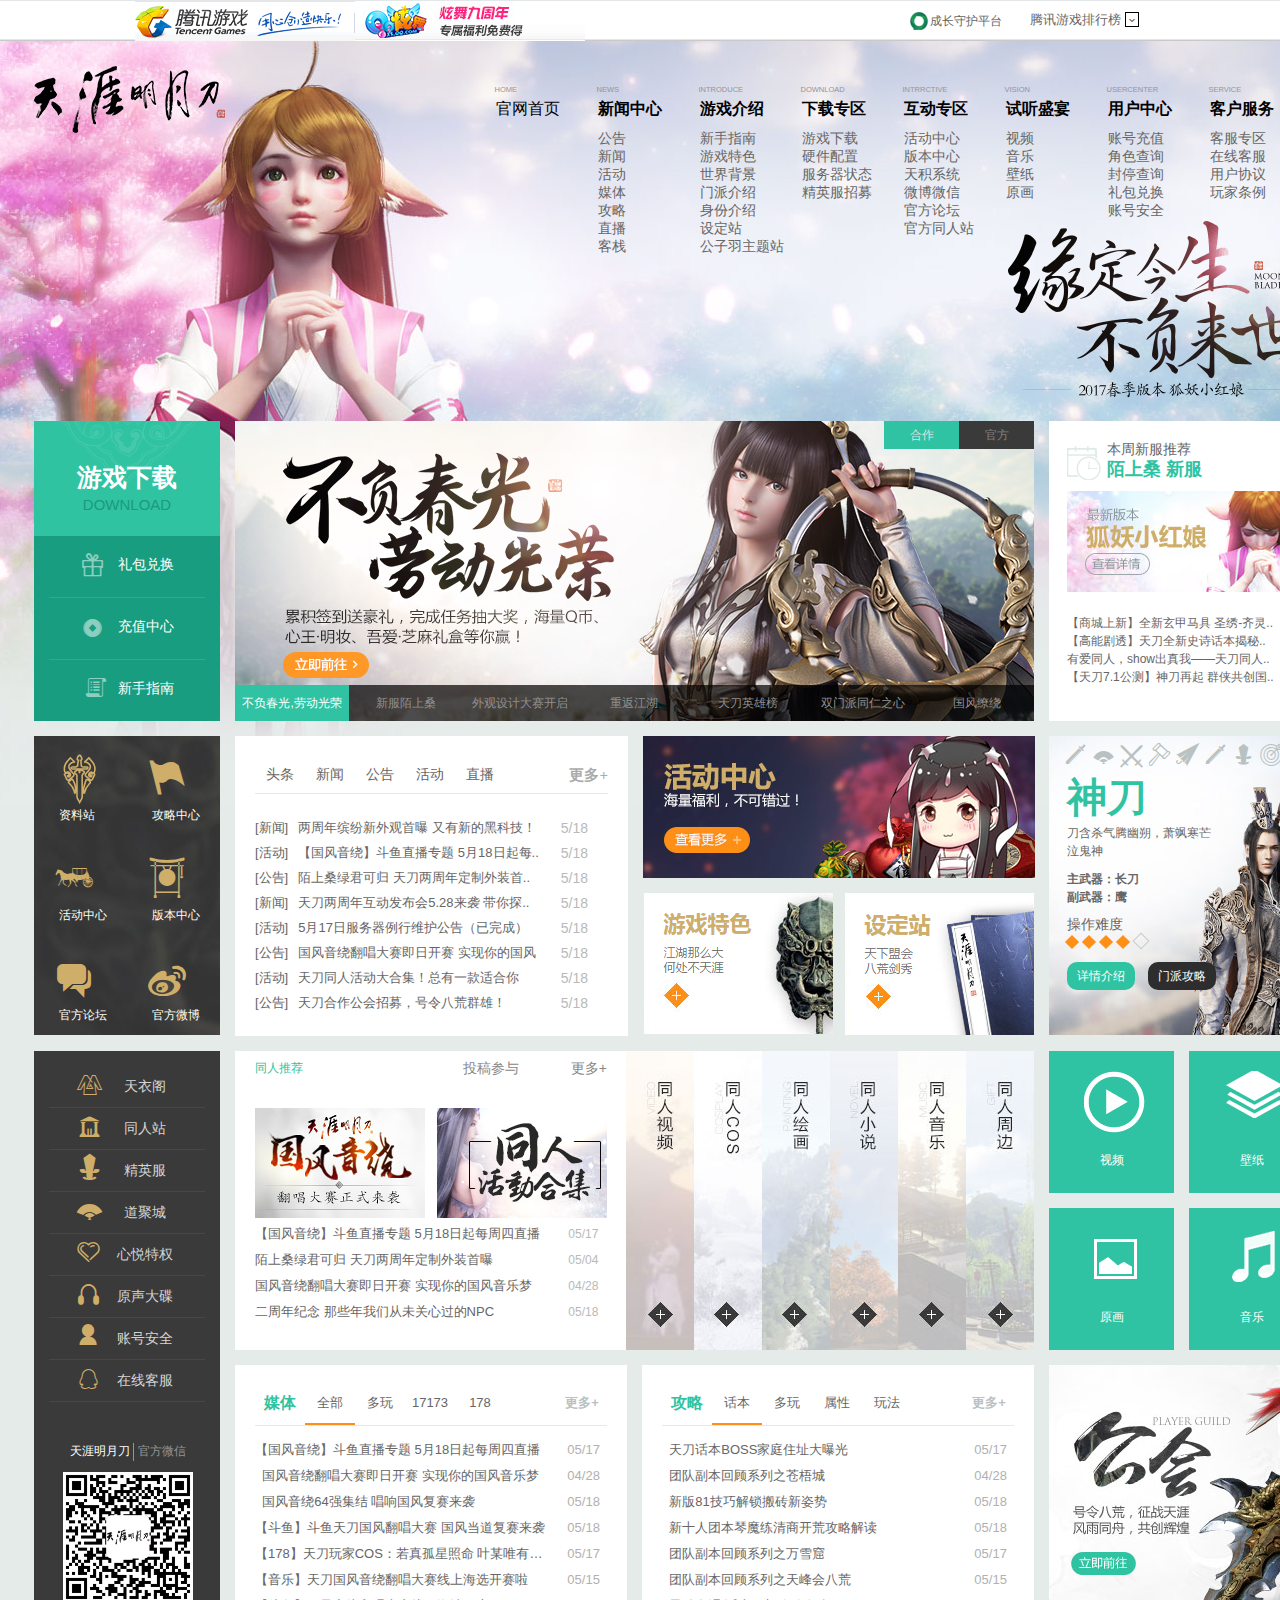
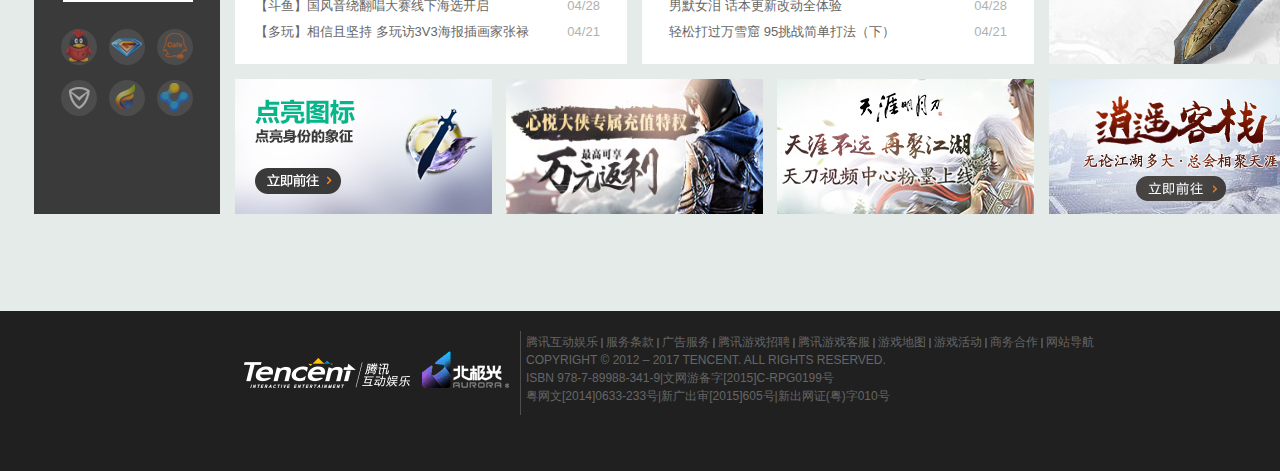
<file: index.html>
<!doctype html>
<html lang="en">
<head>
  <meta charset="UTF-8">
  <title>天涯明月刀-官方网站-腾讯游戏-电影网游新艺术，这就是武侠</title>
  <link rel="stylesheet" href="font/iconfont.css"/>
  <link rel="stylesheet" href="font1/iconfont.css"/>
  <link rel="stylesheet" href="css/index.css"/>
  <link rel="stylesheet" href="css/common.css"/>
  <link rel="stylesheet" href="css/reset.css"/>
  <link rel="stylesheet" href="css/css.css"/>
  <link rel="shortcut icon" type="image/x-icon" href="favicon.ico"/>
  <script src="js/index.js"></script>
  <script src="js/annimate.js"></script>
  <script src="js/common.js"></script>
</head>
<body>
<!--  banner开始  -->
<div class="banner">
  <div class="bx">
    <ul class="clearfloat">
      <!-- 腾讯游戏logo -->
      <li class="logo">
        <a href="javascript:void(0);" title="腾讯logo"></a>
      </li>
      <!-- qq炫舞广告部分 -->
      <li class="xw" id="xw">
        <img src="img/qqxw.jpg"/>
        <!--qq炫舞悬停时出现的版块-->
        <div class="xwbig">
          <a href="#" id="xwbig">
            <img src="img/qqxwB.jpg"/>
          </a>
        </div>
      </li>
      <!-- 成长守护平台 -->
      <li class="grow">
        <a href="#">成长守护平台</a>
      </li>
      <!--腾讯游戏排行榜-->
      <li class="txrank" id="txrank">
        <span class="rank">腾讯游戏排行榜</span>
        <i class="iconfont srank">&#xe615;</i>
        <!--腾讯游戏排行榜悬停时出现的版块-->
        <div class="content" id="content">
        <ul class="u1">
          <li class="lib1 fl">
            <p><span class="new">新游排行榜</span><a href="#" class="more">更多>></a></p>
            <div class="line"></div>
            <p class="rm"><span>排名</span>&nbsp;&nbsp;&nbsp;<span>游戏</span></p>
            <ul class="u2" id="u2">
              <li class="li1">
                <span class="rank-ico">1</span>
                <span class="visual visual1">冒险岛2</span>
                <div class="uvisual uvisual1">
                  <a href="#">
                    <img src="img/mxd2-2.jpg"/>
                  </a>
                </div>
              </li>
              <li>
                <span class="rank-ico">2</span>
                <span class="visual">变形金刚OL</span>
                <div class="uvisual">
                  <a href="#">
                    <img src="img/mxd2-2.jpg"/>
                  </a>
                </div>
              </li>
              <li>
                <span class="rank-ico">3</span>
                <span class="visual">兽人必须死</span>
                <div class="uvisual">
                  <a href="#">
                    <img src="img/omd-2.jpg"/>
                  </a>
                </div>
              </li>
              <li>
                <span class="rank-ico">4</span>
                <span class="visual">火源计划</span>
                <div class="uvisual">
                  <a href="#">
                    <img src="img/hyjh-2.jpg"/>
                  </a>
                </div>
              </li>
              <li>
                <span class="rank-ico">5</span>
                <span class="visual">流放之路</span>
                <div class="uvisual">
                  <a href="#">
                    <img src="img/lfzl-2.jpg"/>
                  </a>
                </div>
              </li>
              <li>
                <span class="rank-ico">6</span>
                <span class="visual">全职大师</span>
                <div class="uvisual">
                  <a href="#">
                    <img src="img/qzds-2.jpg"/>
                  </a>
                </div>
              </li>
              <li>
                <span class="rank-ico">7</span>
                <span class="visual">极品飞车</span>
                <div class="uvisual">
                  <a href="#">
                    <img src="img/jpfcol-2.jpg"/>
                  </a>
                </div>
              </li>
              <li>
                <span class="rank-ico">8</span>
                <span class="visual">刀锋铁骑</span>
                <div class="uvisual">
                  <a href="#">
                    <img src="img/t7-2.jpg"/>
                  </a>
                </div>
              </li>
              <li>
                <span class="rank-ico">9</span>
                <span class="visual">蛇蛇争霸</span>
                <div class="uvisual">
                  <a href="#">
                    <img src="img/sszb-2.jpg"/>
                  </a>
                </div>
              </li>
              <li>
                <span class="rank-ico">10</span>
                <span class="visual">斗罗大陆</span>
                <div class="uvisual">
                  <a href="#">
                    <img src="img/dldl-2.jpg"/>
                  </a>
                </div>
              </li>
            </ul>
          </li>
          <li class="bline fl"></li>
          <li class="lib2 fl">
            <p><span class="new">热门排行榜</span><a href="#" class="more">更多>></a></p>
            <div class="line"></div>
            <p class="rm"><span>排名</span>&nbsp;&nbsp;&nbsp;<span>游戏</span></p>
            <ul class="u2" id="u3">
              <li class="li1">
                <span class="rank-ico">1</span>
                <span class="visual visual1">英雄联盟</span>
                <div class="uvisual uvisual1">
                  <a href="#">
                    <img src="img/lol-2.jpg"/>
                  </a>
                </div>
              </li>
              <li>
                <span class="rank-ico">2</span>
                <span class="visual">地下城与勇士</span>
                <div class="uvisual">
                  <a href="#">
                    <img src="img/dnf-2.jpg"/>
                  </a>
                </div>
              </li>
              <li>
                <span class="rank-ico">3</span>
                <span class="visual">穿越火线</span>
                <div class="uvisual">
                  <a href="#">
                    <img src="img/cf-2.jpg"/>
                  </a>
                </div>
              </li>
              <li>
                <span class="rank-ico">4</span>
                <span class="visual">QQ炫舞</span>
                <div class="uvisual">
                  <a href="#">
                    <img src="img/x5-2.jpg"/>
                  </a>
                </div>
              </li>
              <li>
                <span class="rank-ico">5</span>
                <span class="visual">FIFA Online3</span>
                <div class="uvisual">
                  <a href="#">
                    <img src="img/fifa-2.jpg"/>
                  </a>
                </div>
              </li>
              <li>
                <span class="rank-ico">6</span>
                <span class="visual">QQ飞车</span>
                <div class="uvisual">
                  <a href="#">
                    <img src="img/speed-2.jpg"/>
                  </a>
                </div>
              </li>
              <li>
                <span class="rank-ico">7</span>
                <span class="visual">逆战</span>
                <div class="uvisual">
                  <a href="#">
                    <img src="img/nz-2.jpg"/>
                  </a>
                </div>
              </li>
              <li>
                <span class="rank-ico">8</span>
                <span class="visual">天涯明月刀</span>
                <div class="uvisual">
                  <a href="#">
                    <img src="img/wuxia-2.jpg"/>
                  </a>
                </div>
              </li>
              <li>
                <span class="rank-ico">9</span>
                <span class="visual">英魂之刃</span>
                <div class="uvisual">
                  <a href="#">
                    <img src="img/yhzr-2.jpg"/>
                  </a>
                </div>
              </li>
              <li>
                <span class="rank-ico">10</span>
                <span class="visual">梦幻恋舞</span>
                <div class="uvisual">
                  <a href="#">
                    <img src="img/mhdw-2.jpg"/>
                  </a>
                </div>
              </li>
            </ul>
          </li>
          <li class="bline fl"></li>
          <li class="lib3 fl">
            <p><span class="new">手游排行榜</span><a href="#" class="more">更多>></a></p>
            <div class="line"></div>
            <p class="rm"><span>排名</span>&nbsp;&nbsp;&nbsp;<span>游戏</span></p>
            <ul class="u2" id="u4">
              <li class="li1">
                <span class="rank-ico">1</span>
                <span class="visual visual1">王者荣耀</span>
                <div class="uvisual uvisual1">
                  <a href="#">
                    <img src="img/sgame-22.jpg"/>
                  </a>
                </div>
              </li>
              <li>
                <span class="rank-ico">2</span>
                <span class="visual">天天酷跑</span>
                <div class="uvisual">
                  <a href="#">
                    <img src="img/pao-2.jpg"/>
                  </a>
                </div>
              </li>
              <li>
                <span class="rank-ico">3</span>
                <span class="visual">欢乐斗地主</span>
                <div class="uvisual">
                  <a href="#">
                    <img src="img/huanle-2.jpg"/>
                  </a>
                </div>
              </li>
              <li>
                <span class="rank-ico">4</span>
                <span class="visual">热血传奇</span>
                <div class="uvisual">
                  <a href="#">
                    <img src="img/mir-2.jpg"/>
                  </a>
                </div>
              </li>
              <li>
                <span class="rank-ico">5</span>
                <span class="visual">梦幻诛仙</span>
                <div class="uvisual">
                  <a href="#">
                    <img src="img/mhzx-2.jpg"/>
                  </a>
                </div>
              </li>
              <li>
                <span class="rank-ico">6</span>
                <span class="visual">御龙在天手游</span>
                <div class="uvisual">
                  <a href="#">
                    <img src="img/ylsy-2.jpg"/>
                  </a>
                </div>
              </li>
              <li>
                <span class="rank-ico">7</span>
                <span class="visual">征途</span>
                <div class="uvisual">
                  <a href="#">
                    <img src="img/ztsy-2.jpg"/>
                  </a>
                </div>
              </li>
              <li>
                <span class="rank-ico">8</span>
                <span class="visual">火影忍者</span>
                <div class="uvisual">
                  <a href="#">
                    <img src="img/hyrz-2.jpg"/>
                  </a>
                </div>
              </li>
              <li>
                <span class="rank-ico">9</span>
                <span class="visual">皇室战争</span>
                <div class="uvisual">
                  <a href="#">
                    <img src="img/hszz-2.jpg"/>
                  </a>
                </div>
              </li>
            </ul>
          </li>
        </ul>
      </div>
      </li>
    </ul>
  </div>
</div>
<!--qq炫舞-->
<script src="js/qqxw.js"></script>
<!--腾讯游戏-->
<script src="js/txgame.js"></script>

<!--  banner结束  -->

<!--  主体部分开始  -->
<div class="wrapper">
  <div class="bx clearfloat">
    <!-- 网页的头部-->
    <div class="header">
      <!-- logo部分-->
      <a class="logo fl" href="#">天涯明月刀官网</a>
      <!--右边导航栏部分-->
      <div class="header-right">
        <ul>
          <li>
            <dt><div class="en">HOME</div><div class="ch active">官网首页</div></dt>
          </li>
          <li>
            <dt><div class="en">NEWS</div><div class="ch">新闻中心</div></dt>
            <dd>公告</dd>
            <dd>新闻</dd>
            <dd>活动</dd>
            <dd>媒体</dd>
            <dd>攻略</dd>
            <dd>直播</dd>
            <dd>客栈</dd>
          </li>
          <li>
            <dt><div class="en">INTRODUCE</div><div class="ch">游戏介绍</div></dt>
            <dd>新手指南</dd>
            <dd>游戏特色</dd>
            <dd>世界背景</dd>
            <dd>门派介绍</dd>
            <dd>身份介绍</dd>
            <dd>设定站</dd>
            <dd>公子羽主题站</dd>
          </li>
          <li>
            <dt><div class="en">DOWNLOAD</div><div class="ch">下载专区</div></dt>
            <dd>游戏下载</dd>
            <dd>硬件配置</dd>
            <dd>服务器状态</dd>
            <dd>精英服招募</dd>
          </li>
          <li>
            <dt><div class="en">INTRRCTIVE</div><div class="ch">互动专区</div></dt>
            <dd>活动中心</dd>
            <dd>版本中心</dd>
            <dd>天积系统</dd>
            <dd>微博微信</dd>
            <dd>官方论坛</dd>
            <dd>官方同人站</dd>
          </li>
          <li>
            <dt><div class="en">VISION</div><div class="ch">试听盛宴</div></dt>
            <dd>视频</dd>
            <dd>音乐</dd>
            <dd>壁纸</dd>
            <dd>原画</dd>
          </li>
          <li>
            <dt><div class="en">USERCENTER</div><div class="ch">用户中心</div></dt>
            <dd>账号充值</dd>
            <dd>角色查询</dd>
            <dd>封停查询</dd>
            <dd>礼包兑换</dd>
            <dd>账号安全</dd>
          </li>
          <li>
            <dt><div class="en">SERVICE</div><div class="ch">客户服务</div></dt>
            <dd>客服专区</dd>
            <dd>在线客服</dd>
            <dd>用户协议</dd>
            <dd>玩家条例</dd>
          </li>
        </ul>
      </div>
      <a class="notelink"></a>
    </div>
    <!-- 网页内容-->
    <div class="content">
      <!-- 第一列- ------------->
      <div class="first">
        <!-- 左边游戏下载部分-->
        <div class="article fl">
          <ul class="nav">
            <li><a  class="download" href="##"><h2>游戏下载</h2><span>DOWNLOAD</span></a></li>
            <li>
              <ul class="g2">
                <li><i class="iconfont">&#xe661;</i><span>礼包兑换</span></li>
                <span class="line"></span>
                <li><i class="iconfont">&#xe645;</i><span>充值中心</span></li>
                <span class="line"></span>
                <li><i class="iconfont" style="font-size: 30px">&#xe6d9;</i><span>新手指南</span></li>
              </ul>
            </li>
          </ul>
        </div>
        <!-- 中间轮播图-->
        <div id="lunbo" class="lunbo fl">
          <!-- 轮播图的内容滚动图片-->
          <div id="inner1" class="inner">
            <ul class="rotate">
              <li><a href="#"><img src="img/lunbo1.jpg" alt=""/></a></li>
              <li><a href="#"><img src="img/lunbo2.jpg" alt=""/></a></li>
              <li><a href="#"><img src="img/lunbo3.jpg" alt=""/></a></li>
              <li><a href="#"><img src="img/lunbo4.jpg" alt=""/></a></li>
              <li><a href="#"><img src="img/lunbo5.jpg" alt=""/></a></li>
              <li><a href="#"><img src="img/lunbo6.jpg" alt=""/></a></li>
              <li><a href="#"><img src="img/lunbo7.jpg" alt=""/></a></li>
              <li><a href="#"><img src="img/lunbo1.jpg" alt=""/></a></li>
            </ul>
          </div>
          <div id="inner2" class="inner"  style="display: none;">
            <ul class="rotate">
              <li><a href="#"><img src="img/lunbo11.jpg" alt=""/></a></li>
              <li><a href="#"><img src="img/lunbo12.jpg" alt=""/></a></li>
              <li><a href="#"><img src="img/lunbo13.jpg" alt=""/></a></li>
              <li><a href="#"><img src="img/lunbo14.jpg" alt=""/></a></li>
              <li><a href="#"><img src="img/lunbo15.jpg" alt=""/></a></li>
              <li><a href="#"><img src="img/lunbo16.jpg" alt=""/></a></li>
              <li><a href="#"><img src="img/lunbo17.jpg" alt=""/></a></li>
              <li><a href="#"><img src="img/lunbo11.jpg" alt=""/></a></li>
            </ul>
          </div>
          <!-- 下面选项列表-->
          <ul id="numbox1" class="numbox fl">
            <li class="active">不负春光,劳动光荣</li>
            <li class="">新服陌上桑</li>
            <li class="">外观设计大赛开启</li>
            <li class="">重返江湖</li>
            <li class="">天刀英雄榜</li>
            <li class="">双门派同仁之心</li>
            <li class="">国风缭绕</li>
          </ul>
          <ul id="numbox2" class="numbox fl"  style="display: none;">
            <li>TGP助力江湖</li>
            <li>会员助力江湖</li>
            <li>心悦俱乐部</li>
            <li>腾讯动漫</li>
            <li>道聚城</li>
            <li>迅游加速</li>
            <li>迅游加速</li>
          </ul>
          <!-- 控制按钮两只-->
          <div id="btn" class="btn">
            <div class="btn-left active fl">合作</div>
            <div class="btn-right fl">官方</div>
          </div>
        </div>
        <!-- 右边的新区推荐-->
        <div class="new-ser fr">
          <div class="info-head">
            <span class="icon"></span>
            <p>本周新服推荐</p>
            <h3>陌上桑 新服</h3>
          </div>
          <div class="adver"><a href=""><img src="img/zuixinbanben.jpg" alt=""/></a></div>
          <div class="info-mes">
            <ul>
              <li><a href="#"> 【商城上新】全新玄甲马具 圣绣-齐灵..</a></li>
              <li><a href="#"> 【高能剧透】天刀全新史诗话本揭秘..</a></li>
              <li><a href="#"> 有爱同人，show出真我——天刀同人..</a></li>
              <li><a href="#"> 【天刀7.1公测】神刀再起 群侠共创国..</a></li>
            </ul>
          </div>
        </div>
      </div>
      <!-- 第二列--------------资料站-->
      <div class="second">
        <div class="qnav fl">
          <ul id="qnav">
            <li class="ziliao">
              <i class="iconfont">&#xe60f;</i>
              <span>资料站</span>
              <div class="bgBox"></div>
            </li>
            <li>
              <i class="iconfont">&#xe6eb;</i>
              <span>攻略中心</span>
              <div class="bgBox"></div>
            </li>
            <li>
              <i class="iconfont">&#xe505;</i>
              <span>活动中心</span>
              <div class="bgBox"></div>
            </li>
            <li>
              <i class="iconfont">&#xe667;</i>
              <span>版本中心</span>
              <div class="bgBox"></div>
            </li>
            <li>
              <i class="iconfont">&#xe604;</i>
              <span>官方论坛</span>
              <div class="bgBox"></div>
            </li>
            <li>
              <i class="iconfont">&#xe60a;</i>
              <span>官方微博</span>
              <div class="bgBox"></div>
            </li>
          </ul>
        </div>
        <div class="news fl">
          <ul id="contr" class="title clearfix">
            <li><a class="active" href="##">头条</a></li>
            <li><a class="" href="##">新闻</a></li>
            <li><a class="" href="##">公告</a></li>
            <li><a class="" href="##">活动</a></li>
            <li><a class="" href="##">直播</a></li>
            <a class="more" href="##">更多+</a>
            <div class="line">
            </div>
          </ul>
          <div id="infoContent" class="infoContent">
            <ul class="info">
              <li><span class="clas">[新闻]</span><a href="#">两周年缤纷新外观首曝 又有新的黑科技！</a><span class="date">5/18</span></li>
              <li><span class="clas">[活动]</span><a href="#">【国风音绕】斗鱼直播专题 5月18日起每..</a><span class="date">5/18</span></li>
              <li><span class="clas">[公告]</span><a href="#">陌上桑绿君可归 天刀两周年定制外装首..</a><span class="date">5/18</span></li>
              <li><span class="clas">[新闻]</span><a href="#">天刀两周年互动发布会5.28来袭 带你探..</a><span class="date">5/18</span></li>
              <li><span class="clas">[活动]</span><a href="#">5月17日服务器例行维护公告（已完成）</a><span class="date">5/18</span></li>
              <li><span class="clas">[公告]</span><a href="#">国风音绕翻唱大赛即日开赛 实现你的国风</a><span class="date">5/18</span></li>
              <li><span class="clas">[活动]</span><a href="#">天刀同人活动大合集！总有一款适合你</a><span class="date">5/18</span></li>
              <li><span class="clas">[公告]</span><a href="#">天刀合作公会招募，号令八荒群雄！</a><span class="date">5/18</span></li>
            </ul>
            <ul class="info">
              <li><span class="clas">[新闻]</span><a href="#">两周年缤纷新外观首曝 又有新的黑科技！</a><span class="date">5/18</span></li>
              <li><span class="clas">[活动]</span><a href="#">【国风音绕】斗鱼直播专题 5月18日起每..</a><span class="date">5/18</span></li>
              <li><span class="clas">[公告]</span><a href="#">陌上桑绿君可归 天刀两周年定制外装首..</a><span class="date">5/18</span></li>
              <li><span class="clas">[新闻]</span><a href="#">天刀两周年互动发布会5.28来袭 带你探..</a><span class="date">5/18</span></li>
              <li><span class="clas">[活动]</span><a href="#">5月17日服务器例行维护公告（已完成）</a><span class="date">5/18</span></li>
              <li><span class="clas">[公告]</span><a href="#">国风音绕翻唱大赛即日开赛 实现你的国风</a><span class="date">5/18</span></li>
              <li><span class="clas">[活动]</span><a href="#">天刀同人活动大合集！总有一款适合你</a><span class="date">5/18</span></li>
              <li><span class="clas">[公告]</span><a href="#">天刀合作公会招募，号令八荒群雄！</a><span class="date">5/18</span></li>
            </ul>
            <ul class="info">
              <li><span class="clas">[新闻]</span><a href="#">两周年缤纷新外观首曝 又有新的黑科技！</a><span class="date">5/18</span></li>
              <li><span class="clas">[活动]</span><a href="#">【国风音绕】斗鱼直播专题 5月18日起每..</a><span class="date">5/18</span></li>
              <li><span class="clas">[公告]</span><a href="#">陌上桑绿君可归 天刀两周年定制外装首..</a><span class="date">5/18</span></li>
              <li><span class="clas">[新闻]</span><a href="#">天刀两周年互动发布会5.28来袭 带你探..</a><span class="date">5/18</span></li>
              <li><span class="clas">[活动]</span><a href="#">5月17日服务器例行维护公告（已完成）</a><span class="date">5/18</span></li>
              <li><span class="clas">[公告]</span><a href="#">国风音绕翻唱大赛即日开赛 实现你的国风</a><span class="date">5/18</span></li>
              <li><span class="clas">[活动]</span><a href="#">天刀同人活动大合集！总有一款适合你</a><span class="date">5/18</span></li>
              <li><span class="clas">[公告]</span><a href="#">天刀合作公会招募，号令八荒群雄！</a><span class="date">5/18</span></li>
            </ul>
            <ul class="info">
              <li><span class="clas">[新闻]</span><a href="#">两周年缤纷新外观首曝 又有新的黑科技！</a><span class="date">5/18</span></li>
              <li><span class="clas">[活动]</span><a href="#">【国风音绕】斗鱼直播专题 5月18日起每..</a><span class="date">5/18</span></li>
              <li><span class="clas">[公告]</span><a href="#">陌上桑绿君可归 天刀两周年定制外装首..</a><span class="date">5/18</span></li>
              <li><span class="clas">[新闻]</span><a href="#">天刀两周年互动发布会5.28来袭 带你探..</a><span class="date">5/18</span></li>
              <li><span class="clas">[活动]</span><a href="#">5月17日服务器例行维护公告（已完成）</a><span class="date">5/18</span></li>
              <li><span class="clas">[公告]</span><a href="#">国风音绕翻唱大赛即日开赛 实现你的国风</a><span class="date">5/18</span></li>
              <li><span class="clas">[活动]</span><a href="#">天刀同人活动大合集！总有一款适合你</a><span class="date">5/18</span></li>
              <li><span class="clas">[公告]</span><a href="#">天刀合作公会招募，号令八荒群雄！</a><span class="date">5/18</span></li>
            </ul>
            <ul class="info">
              <li><span class="clas">[新闻]</span><a href="#">两周年缤纷新外观首曝 又有新的黑科技！</a><span class="date">5/18</span></li>
              <li><span class="clas">[活动]</span><a href="#">【国风音绕】斗鱼直播专题 5月18日起每..</a><span class="date">5/18</span></li>
              <li><span class="clas">[公告]</span><a href="#">陌上桑绿君可归 天刀两周年定制外装首..</a><span class="date">5/18</span></li>
              <li><span class="clas">[新闻]</span><a href="#">天刀两周年互动发布会5.28来袭 带你探..</a><span class="date">5/18</span></li>
              <li><span class="clas">[活动]</span><a href="#">5月17日服务器例行维护公告（已完成）</a><span class="date">5/18</span></li>
              <li><span class="clas">[公告]</span><a href="#">国风音绕翻唱大赛即日开赛 实现你的国风</a><span class="date">5/18</span></li>
              <li><span class="clas">[活动]</span><a href="#">天刀同人活动大合集！总有一款适合你</a><span class="date">5/18</span></li>
              <li><span class="clas">[公告]</span><a href="#">天刀合作公会招募，号令八荒群雄！</a><span class="date">5/18</span></li>
            </ul>
          </div>
        </div>
        <div class="huodong fl">
          <div class="fl activit">
            <a href="javascript:void(0)"><img src="img/home-event.jpg" alt=""/></a>
          </div>
          <div class="special fl"><a href="javascript:void(0)"><img src="img/特色.png" alt=""/></a></div>
          <div class="special fl"><a href="javascript:void(0)"><img src="img/设定站.png" alt=""/></a></div>
        </div>
        <div class="hero fr">
          <div id="herohead" class="head">
            <ul id="weapon">
              <li><a href="javascript:void(0)"><i class="iconfont">&#xe9f5;</i></a></li>
              <li><a href="javascript:void(0)"><i class="iconfont">&#xe60e;</i></a></li>
              <li><a href="javascript:void(0)"><i class="iconfont">&#x3442;</i></a></li>
              <li><a href="javascript:void(0)"><i class="iconfont">&#xe651;</i></a></li>
              <li><a href="javascript:void(0)"><i class="iconfont">&#xe652;</i></a></li>
              <li><a href="javascript:void(0)"><i class="iconfont">&#xe9f5;</i></a></li>
              <li><a href="javascript:void(0)"><i class="iconfont">&#xe66a;</i></a></li>
              <li><a href="javascript:void(0)"><i class="iconfont">&#xe624;</i></a></li>
            </ul>
          </div>
          <div id="allinfo">
            <div class="hero-info">
              <div class="heroname" style="left:0;">
                <h3>神刀</h3>
                <p class="des">刀含杀气腾幽朔，萧飒寒芒泣鬼神</p>
                <h4>主武器：长刀</h4>
                <h4>副武器：鹰</h4>
                <span>操作难度</span>
                <p><i class="yel"></i><i class="yel"></i><i class="yel"></i><i class="yel"></i><i class="hui"></i></p>
                <a href="#">详情介绍</a>
                <a href="#">门派攻略</a>
              </div>
              <div class="heropic" style="right:0;">
                <img src="img/role-1.png" alt=""/>
              </div>
            </div>
            <div class="hero-info">
              <div class="heroname">
                <h3>天香</h3>
                <p class="des">竞夸天下双无绝，独立人间第一香</p>
                <h4>主武器：伞</h4>
                <h4>副武器：伞中剑</h4>
                <span>操作难度</span>
                <p><i class="yel"></i><i class="yel"></i><i class="yel"></i><i class="hui"></i><i class="hui"></i></p>
                <a href="#">详情介绍</a>
                <a href="#">门派攻略</a>
              </div>
              <div class="heropic">
                <img src="img/role-6.png" alt=""/>
              </div>
            </div>
            <div class="hero-info">
              <div class="heroname">
                <h3>太白</h3>
                <p class="des">流星白羽光出匣，一剑无痕雪漫山</p>
                <h4>主武器：剑</h4>
                <h4>副武器：剑捎</h4>
                <span>操作难度</span>
                <p><i class="yel"></i><i class="yel"></i><i class="yel"></i><i class="yel"></i><i class="hui"></i></p>
                <a href="#">详情介绍</a>
                <a href="#">门派攻略</a>
              </div>
              <div class="heropic">
                <img src="img/role-2.png" alt=""/>
              </div>
            </div>
            <div class="hero-info">
              <div class="heroname">
                <h3>神威</h3>
                <p class="des">神威倒卷翻空浪，一举冲霄气势雄</p>
                <h4>主武器：枪</h4>
                <h4>副武器：长弓</h4>
                <span>操作难度</span>
                <p><i class="yel"></i><i class="yel"></i><i class="yel"></i><i class="yel"></i><i class="hui"></i></p>
                <a href="#">详情介绍</a>
                <a href="#">门派攻略</a>
              </div>
              <div class="heropic">
                <img src="img/role-3.png" alt=""/>
              </div>
            </div>
            <div class="hero-info">
              <div class="heroname">
                <h3>唐门</h3>
                <p class="des">雾霭云从飞星落，半影相依扇中情</p>
                <h4>主武器：傀儡</h4>
                <h4>副武器：扇子</h4>
                <span>操作难度</span>
                <p><i class="yel"></i><i class="yel"></i><i class="yel"></i><i class="yel"></i><i class="hui"></i></p>
                <a href="#">详情介绍</a>
                <a href="#">门派攻略</a>
              </div>
              <div class="heropic">
                <img src="img/role-4.png" alt=""/>
              </div>
            </div>
            <div class="hero-info">
              <div class="heroname">
                <h3>丐帮</h3>
                <p class="des">醉来豪气不可收，嘘作长虹贯牛斗</p>
                <h4>主武器：缠手</h4>
                <h4>副武器：酒葫芦</h4>
                <span>操作难度</span>
                <p><i class="yel"></i><i class="yel"></i><i class="yel"></i><i class="yel"></i><i class="hui"></i></p>
                <a href="#">详情介绍</a>
                <a href="#">门派攻略</a>
              </div>
              <div class="heropic">
                <img src="img/role-5.png" alt=""/>
              </div>
            </div>
            <div class="hero-info">
              <div class="heroname">
                <h3>五毒</h3>
                <p class="des">动游碧落心无碍，静藏深渊迹绝踪</p>
                <h4>主武器：双刃</h4>
                <h4>副武器：双刃</h4>
                <span>操作难度</span>
                <p><i class="yel"></i><i class="yel"></i><i class="yel"></i><i class="yel"></i><i class="yel"></i></p>
                <a href="#">详情介绍</a>
                <a href="#">门派攻略</a>
              </div>
              <div class="heropic">
                <img src="img/role-8.png" alt=""/>
              </div>
            </div>
            <div class="hero-info">
              <div class="heroname">
                <h3>真武</h3>
                <p class="des">灵妙潜通乘风起，太极玄虚若镜清</p>
                <h4>主武器：双剑</h4>
                <h4>副武器：剑鞘</h4>
                <span>操作难度</span>
                <p><i class="yel"></i><i class="yel"></i><i class="yel"></i><i class="yel"></i><i class="hui"></i></p>
                <a href="#">详情介绍</a>
                <a href="#">门派攻略</a>
              </div>
              <div class="heropic">
                <img src="img/role-7.png" alt=""/>
              </div>
            </div>
          </div>
        </div>
      </div>
    </div>
    <!--左边部分-->
    <div class="left fl">
      <ul class="ula">
        <li class="li1">
          <i class="iconfont i1">&#xe8d9;</i>
          <a href="javascript:void(0)">天衣阁</a>
        </li>
        <li class="li2">
          <i class="iconfont i1">&#xe64f;</i>
          <a href="javascript:void(0)">同人站</a>
        </li>
        <li class="li3">
          <i class="iconfont i1">&#xe66a;</i>
          <a href="javascript:void(0)">精英服</a>
        </li>
        <li class="li4">
          <i class="iconfont i1">&#xe60e;</i>
          <a href="javascript:void(0)">道聚城</a>
        </li>
        <li class="li5">
          <i class="iconfont i2">&#xe601;</i>
          <a href="javascript:void(0)">心悦特权</a>
        </li>
        <li class="li6">
          <i class="iconfont i3">&#xe625;</i>
          <a href="javascript:void(0)">原声大碟</a>
        </li>
        <li class="li7">
          <i class="iconfont i3">&#xe636;</i>
          <a href="javascript:void(0)">账号安全</a>
        </li>
        <li class="li8">
          <i class="iconfont i2">&#xe62b;</i>
          <a href="javascript:void(0)">在线客服</a>
        </li>
      </ul>
      <!--二维码部分-->
      <div class="ewm">
        <dl class="dl1">
          <dt>
            <span id="myd">天涯明月刀</span>
            <i class="line"></i>
            <span id="offwx">官方微信</span>
          </dt>
          <dd>
            <img src="img/wuxia-app-for-android.png" width="130px" id="img1"/>
            <img src="img/wuxia-ewm.png" width="130px" id="img2"/>
          </dd>
        </dl>
      </div>
      <!--合作商部分-->
      <div class="partners">
        <ul class="ulb">
          <li>
            <img src="img/mt-1.png"/>
          </li>
          <li class="li1">
            <img src="img/mt-2.png"/>
          </li>
          <li class="li1">
            <img src="img/mt-4.png"/>
          </li>
          <li class="li2">
            <img src="img/mt-5.png"/>
          </li>
          <li class="li1 li2">
            <img src="img/mt-6.png"/>
          </li>
          <li class="li1 li2">
            <img src="img/mt-9.png"/>
          </li>
        </ul>
      </div>
    </div>
    <!--中间部分-->
    <div class="middle fl">
      <!--同人版块-->
      <div class="m-t">
        <div class="trtj">
          <p>
            <span class="span1 fl">同人推荐</span>
            <a href="javascript:void(0)" class="as">投稿参与</a>
            <a href="javascript:void(0)" class="fr">更多+</a>
          </p>
          <a href="javascript:void(0)">
            <img src="img/tr1.jpg"/>
          </a>
          <a href="javascript:void(0)">
            <img src="img/tr2.jpg" class="fr"/>
          </a>
          <ul class="ulc">
            <li>
              <a href="javascript:void(0)">
                【国风音绕】斗鱼直播专题 5月18日起每周四直播
              </a>
              <span class="time">05/17</span>
            </li>
            <li>
              <a href="javascript:void(0)">
                陌上桑绿君可归 天刀两周年定制外装首曝
              </a>
              <span class="time">05/04</span>
            </li>
            <li>
              <a href="javascript:void(0)">
                国风音绕翻唱大赛即日开赛 实现你的国风音乐梦
              </a>
              <span class="time">04/28</span>
            </li>
            <li>
              <a href="javascript:void(0)">
                二周年纪念 那些年我们从未关心过的NPC
              </a>
              <span class="time">05/18</span>
            </li>
          </ul>
        </div>
        <div class="trsp trcomm">
          <div class="leng fl">

          </div>
          <div class="trtj fl">
            <p>
              <span class="span1 fl">同人视频</span>
              <a href="javascript:void(0)" class="as">投稿参与</a>
              <a href="javascript:void(0)" class="fr">更多+</a>
            </p>
            <a href="javascript:void(0)">
              <img src="img/tr3.jpg" width="170px" height="110px"/>
            </a>
            <a href="javascript:void(0)">
              <img src="img/tr4.jpg" width="170px" height="110px"/>
            </a>
            <ul class="ulc">
              <li>
                <a href="javascript:void(0)">
                  【国风音绕】斗鱼直播专题 5月18日起每周四直播
                </a>
                <span class="time">05/17</span>
              </li>
              <li>
                <a href="javascript:void(0)">
                  陌上桑绿君可归 天刀两周年定制外装首曝
                </a>
                <span class="time">05/04</span>
              </li>
              <li>
                <a href="javascript:void(0)">
                  国风音绕翻唱大赛即日开赛 实现你的国风音乐梦
                </a>
                <span class="time">04/28</span>
              </li>
              <li>
                <a href="javascript:void(0)">
                  二周年纪念 那些年我们从未关心过的NPC
                </a>
                <span class="time">05/18</span>
              </li>
            </ul>
          </div>
        </div>
        <div class="trcos trcomm">
          <div class="leng  fl">

          </div>
          <div class="trtj fl">
            <p>
              <span class="span1 fl">同人cos</span>
              <a href="javascript:void(0)" class="as">投稿参与</a>
              <a href="javascript:void(0)" class="fr">更多+</a>
            </p>
            <a href="javascript:void(0)">
              <img src="img/tr5.jpg" width="170px" height="110px"/>
            </a>
            <a href="javascript:void(0)">
              <img src="img/tr6.jpg" width="170px" height="110px"/>
            </a>
            <ul class="ulc">
              <li>
                <a href="javascript:void(0)">
                  【天刀两周年】我的天刀之路
                </a>
                <span class="time">05/17</span>
              </li>
              <li>
                <a href="javascript:void(0)">
                  同归 香香CP 不需男主
                </a>
                <span class="time">05/04</span>
              </li>
              <li>
                <a href="javascript:void(0)">
                  【捡了一个徒弟 毁了我的一生】第一期。
                </a>
                <span class="time">04/28</span>
              </li>
              <li>
                <a href="javascript:void(0)">
                  【天刀两周年】时光—那年江湖你我还在
                </a>
                <span class="time">05/18</span>
              </li>
            </ul>
          </div>
        </div>
        <div class="trhh trcomm">
          <div class="leng fl">

          </div>
          <div class="trtj fl">
            <p>
              <span class="span1 fl">同人绘画</span>
              <a href="javascript:void(0)" class="as">投稿参与</a>
              <a href="javascript:void(0)" class="fr">更多+</a>
            </p>
            <a href="javascript:void(0)">
              <img src="img/tr7.jpg" width="170px" height="110px"/>
            </a>
            <a href="javascript:void(0)">
              <img src="img/tr8.jpg" width="170px" height="110px"/>
            </a>
            <ul class="ulc">
              <li>
                <a href="javascript:void(0)">
                  心王·锦鲤抄
                </a>
                <span class="time">05/17</span>
              </li>
              <li>
                <a href="javascript:void(0)">
                  预告·天香 沐风为裳
                </a>
                <span class="time">05/04</span>
              </li>
              <li>
                <a href="javascript:void(0)">
                  =愿为西南风.长逝入君怀=【cos试装】
                </a>
                <span class="time">04/28</span>
              </li>
              <li>
                <a href="javascript:void(0)">
                  ==圣绣·莫言==
                </a>
                <span class="time">05/18</span>
              </li>
            </ul>
          </div>
        </div>
        <div class="trxs trcomm">
          <div class="leng fl">

          </div>
          <div class="trtj fl">
            <p>
              <span class="span1 fl">同人小说</span>
              <a href="javascript:void(0)" class="as">投稿参与</a>
              <a href="javascript:void(0)" class="fr">更多+</a>
            </p>
            <a href="javascript:void(0)">
              <img src="img/tr8.jpg" width="170px" height="110px"/>
            </a>
            <a href="javascript:void(0)">
              <img src="img/tr9.jpg" width="170px" height="110px"/>
            </a>
            <a href="javascript:void(0)">
            </a>
            <ul class="ulc">
              <li>
                <a href="javascript:void(0)">
                  【酒喵话江湖27期】 超唯美画风——思
                </a>
                <span class="time">05/17</span>
              </li>
              <li>
                <a href="javascript:void(0)">
                  头像日更-小雨么么哒
                </a>
                <span class="time">05/04</span>
              </li>
              <li>
                <a href="javascript:void(0)">
                  【妙影轻音阁】初心不负《素问》壁纸二张
                </a>
                <span class="time">04/28</span>
              </li>
              <li>
                <a href="javascript:void(0)">
                  沧海
                </a>
                <span class="time">05/18</span>
              </li>
            </ul>
          </div>
        </div>
        <div class="tryy trcomm">
          <div class="leng fl">

          </div>
          <div class="trtj fl">
            <p>
              <span class="span1 fl">同人音乐</span>
              <a href="javascript:void(0)" class="as">投稿参与</a>
              <a href="javascript:void(0)" class="fr">更多+</a>
            </p>
            <a href="javascript:void(0)">
              <img src="img/tr9.jpg" width="170px" height="110px"/>
            </a>
            <a href="javascript:void(0)">
              <img src="img/tr10.jpg" width="170px" height="110px"/>
            </a>
            <ul class="ulc">
              <li>
                <a href="javascript:void(0)">
                  【音乐】国风音绕翻唱大赛可选曲目（持续更新中）
                </a>
                <span class="time">05/17</span>
              </li>
              <li>
                <a href="javascript:void(0)">
                  乐伶自由演奏《童话镇》卷一帘时光的童话
                </a>
                <span class="time">05/04</span>
              </li>
              <li>
                <a href="javascript:void(0)">
                  国风音绕翻唱大赛即日开赛 实现你的国风音乐梦
                </a>
                <span class="time">04/28</span>
              </li>
              <li>
                <a href="javascript:void(0)">
                  天刀乐伶自由演奏《不将就》附曲谱
                </a>
                <span class="time">05/18</span>
              </li>
            </ul>
          </div>
        </div>
        <div class="trzb trcomm">
          <div class="leng fl">

          </div>
          <div class="trtj fl">
            <p>
              <span class="span1 fl">同人周边</span>
              <a href="javascript:void(0)" class="as">投稿参与</a>
              <a href="javascript:void(0)" class="fr">更多+</a>
            </p>
            <a href="javascript:void(0)">
              <img src="img/tr11.jpg" width="170px" height="110px"/>
            </a>
            <a href="javascript:void(0)">
              <img src="img/tr12.png" width="170px" height="110px"/>
            </a>
            <ul class="ulc">
              <li>
                <a href="javascript:void(0)">
                  白糖团子——春
                </a>
                <span class="time">05/17</span>
              </li>
              <li>
                <a href="javascript:void(0)">
                  1/6兵人 圣秀 天芒
                </a>
                <span class="time">05/04</span>
              </li>
              <li>
                <a href="javascript:void(0)">
                  天刀同人之星2017 唐门 傀儡娃娃
                </a>
                <span class="time">04/28</span>
              </li>
              <li>
                <a href="javascript:void(0)">
                  戳戳乐第二弹，枭王来袭
                </a>
                <span class="time">05/18</span>
              </li>
            </ul>
          </div>
        </div>
      </div>
      <div class="m-m clearfloat">
        <div class="mm-l fl">
          <ul class="uld clearfloat">
            <li class="mheader">媒体</li>
            <li class="lb active">
              <a href="javascript:void(0)">全部</a>
            </li>
            <li class="lb">
              <a href="javascript:void(0)">多玩</a>
            </li>
            <li class="lb">
              <a href="javascript:void(0)">17173</a>
            </li>
            <li class="lb">
              <a href="javascript:void(0)">178</a>
            </li>
            <li class="mmore">
              <a href="javascript:void(0)">更多+</a>
            </li>
          </ul>
          <div class="lbtx" id="lbtx">
            <ul class="ule fl clearfloat">
              <li>
                <a href="javascript:void(0)">【国风音绕】斗鱼直播专题 5月18日起每周四直播</a>
                <span class="etime">05/17</span>
              </li>
              <li>
                <a href="javascript:void(0)">&nbsp;&nbsp;国风音绕翻唱大赛即日开赛 实现你的国风音乐梦</a>
                <span class="etime">04/28</span>
              </li>
              <li>
                <a href="javascript:void(0)">&nbsp;&nbsp;国风音绕64强集结 唱响国风复赛来袭</a>
                <span class="etime">05/18</span>
              </li>
              <li>
                <a href="javascript:void(0)">【斗鱼】斗鱼天刀国风翻唱大赛 国风当道复赛来袭</a>
                <span class="etime">05/18</span>
              </li>
              <li>
                <a href="javascript:void(0)">【178】天刀玩家COS：若真孤星照命 叶某唯有以剑破之</a>
                <span class="etime">05/17</span>
              </li>
              <li>
                <a href="javascript:void(0)">【音乐】天刀国风音绕翻唱大赛线上海选开赛啦</a>
                <span class="etime">05/15</span>
              </li>
              <li>
                <a href="javascript:void(0)">【斗鱼】国风音绕翻唱大赛线下海选开启</a>
                <span class="etime">04/28</span>
              </li>
              <li>
                <a href="javascript:void(0)">【多玩】相信且坚持 多玩访3V3海报插画家张禄</a>
                <span class="etime">04/21</span>
              </li>
            </ul>
            <ul class="ule fl clearfloat">
              <li>
                <a href="javascript:void(0)">【多玩】3V3赛事专题 多场精彩赛事回看</a>
                <span class="etime">04/21</span>
              </li>
              <li>
                <a href="javascript:void(0)">【多玩】相信且坚持 多玩访3V3海报插画家张禄</a>
                <span class="etime">04/28</span>
              </li>
              <li>
                <a href="javascript:void(0)">【多玩】多玩专访 天峰训练营导师国画大师张旺</a>
                <span class="etime">04/18</span>
              </li>
              <li>
                <a href="javascript:void(0)">【多玩】神威主播三千 神威论剑之攻略技巧详解</a>
                <span class="etime">04/13</span>
              </li>
              <li>
                <a href="javascript:void(0)">【多玩】琴魔首杀攻略之</a>
                <span class="etime">04/11</span>
              </li>
              <li>
                <a href="javascript:void(0)">【多玩】番茄出品 琴魔本全服首杀视频解说攻略</a>
                <span class="etime">04/11</span>
              </li>
              <li>
                <a href="javascript:void(0)">【多玩】3V3测试赛季各大区冠亚军采访</a>
                <span class="etime">04/06</span>
              </li>
              <li>
                <a href="javascript:void(0)">【多玩】真武天香双飞挑战天峰90本 通关经验享</a>
                <span class="etime">03/30</span>
              </li>
            </ul>
            <ul class="ule fl clearfloat">
              <li>
                <a href="javascript:void(0)">从萝莉到国风美少女 天刀都做了哪些改变？</a>
                <span class="etime">05/17</span>
              </li>
              <li>
                <a href="javascript:void(0)">天刀国风音乐盛典于TGC2016盛大启幕</a>
                <span class="etime">04/28</span>
              </li>
              <li>
                <a href="javascript:void(0)">【我与天刀不解缘】天刀主策、Coser、画师…专访</a>
                <span class="etime">05/18</span>
              </li>
              <li>
                <a href="javascript:void(0)">修罗城玩法大揭秘 镇派武器实装效果首曝</a>
                <span class="etime">05/18</span>
              </li>
              <li>
                <a href="javascript:void(0)">万雪窟话本上线在即 超全爆料抢先看</a>
                <span class="etime">05/17</span>
              </li>
              <li>
                <a href="javascript:void(0)"> 【173】天刀交易数据报第24期 新服人气火爆</a>
                <span class="etime">05/15</span>
              </li>
              <li>
                <a href="javascript:void(0)"> 【17173】天刀交易数据报第23期 新区物价依旧昂贵</a>
                <span class="etime">04/28</span>
              </li>
              <li>
                <a href="javascript:void(0)"> 【17173】天刀公测新门派神刀全方位解析</a>
                <span class="etime">04/21</span>
              </li>
            </ul>
            <ul class="ule fl clearfloat">
              <li>
                <a href="javascript:void(0)">【国风音绕】斗鱼直播专题 5月18日起每周四直播</a>
                <span class="etime">05/17</span>
              </li>
              <li>
                <a href="javascript:void(0)">&nbsp;&nbsp;国风音绕翻唱大赛即日开赛 实现你的国风音乐梦</a>
                <span class="etime">04/28</span>
              </li>
              <li>
                <a href="javascript:void(0)">&nbsp;&nbsp;国风音绕64强集结 唱响国风复赛来袭</a>
                <span class="etime">05/18</span>
              </li>
              <li>
                <a href="javascript:void(0)">【斗鱼】斗鱼天刀国风翻唱大赛 国风当道复赛来袭</a>
                <span class="etime">05/18</span>
              </li>
              <li>
                <a href="javascript:void(0)">【178】天刀玩家COS：若真孤星照命 叶某唯有以剑破之</a>
                <span class="etime">05/17</span>
              </li>
              <li>
                <a href="javascript:void(0)">【音乐】天刀国风音绕翻唱大赛线上海选开赛啦</a>
                <span class="etime">05/15</span>
              </li>
              <li>
                <a href="javascript:void(0)">【斗鱼】国风音绕翻唱大赛线下海选开启</a>
                <span class="etime">04/28</span>
              </li>
              <li>
                <a href="javascript:void(0)">【多玩】相信且坚持 多玩访3V3海报插画家张禄</a>
                <span class="etime">04/21</span>
              </li>
            </ul>
          </div>
        </div>
        <div class="mm-r fl">
          <ul class="uld clearfloat">
            <li class="mheader">攻略</li>
            <li class="lb1 active">
              <a href="javascript:void(0)">话本</a>
            </li>
            <li class="lb1">
              <a href="javascript:void(0)">多玩</a>
            </li>
            <li class="lb1">
              <a href="javascript:void(0)">属性</a>
            </li>
            <li class="lb1">
              <a href="javascript:void(0)">玩法</a>
            </li>
            <li class="mmore">
              <a href="javascript:void(0)">更多+</a>
            </li>
          </ul>
          <div class="lbtx" id="lbtx1">
            <ul class="ule fl clearfloat">
              <li>
                <a href="javascript:void(0)">&nbsp;&nbsp;天刀话本BOSS家庭住址大曝光</a>
                <span class="etime">05/17</span>
              </li>
              <li>
                <a href="javascript:void(0)">&nbsp;&nbsp;团队副本回顾系列之苍梧城</a>
                <span class="etime">04/28</span>
              </li>
              <li>
                <a href="javascript:void(0)">&nbsp;&nbsp;新版81技巧解锁搬砖新姿势</a>
                <span class="etime">05/18</span>
              </li>
              <li>
                <a href="javascript:void(0)">&nbsp;&nbsp;新十人团本琴魔练清商开荒攻略解读</a>
                <span class="etime">05/18</span>
              </li>
              <li>
                <a href="javascript:void(0)">&nbsp;&nbsp;团队副本回顾系列之万雪窟</a>
                <span class="etime">05/17</span>
              </li>
              <li>
                <a href="javascript:void(0)">&nbsp;&nbsp;团队副本回顾系列之天峰会八荒</a>
                <span class="etime">05/15</span>
              </li>
              <li>
                <a href="javascript:void(0)">&nbsp;&nbsp;男默女泪 话本更新改动全体验</a>
                <span class="etime">04/28</span>
              </li>
              <li>
                <a href="javascript:void(0)">&nbsp;&nbsp;轻松打过万雪窟 95挑战简单打法（下）</a>
                <span class="etime">04/21</span>
              </li>
            </ul>
            <ul class="ule fl clearfloat">
              <li>
                <a href="javascript:void(0)">&nbsp;&nbsp;天刀话本BOSS家庭住址大曝光</a>
                <span class="etime">05/17</span>
              </li>
              <li>
                <a href="javascript:void(0)">&nbsp;&nbsp;团队副本回顾系列之苍梧城</a>
                <span class="etime">04/28</span>
              </li>
              <li>
                <a href="javascript:void(0)">&nbsp;&nbsp;新版81技巧解锁搬砖新姿势</a>
                <span class="etime">05/18</span>
              </li>
              <li>
                <a href="javascript:void(0)">&nbsp;&nbsp;新十人团本琴魔练清商开荒攻略解读</a>
                <span class="etime">05/18</span>
              </li>
              <li>
                <a href="javascript:void(0)">&nbsp;&nbsp;团队副本回顾系列之万雪窟</a>
                <span class="etime">05/17</span>
              </li>
              <li>
                <a href="javascript:void(0)">&nbsp;&nbsp;团队副本回顾系列之天峰会八荒</a>
                <span class="etime">05/15</span>
              </li>
              <li>
                <a href="javascript:void(0)">&nbsp;&nbsp;男默女泪 话本更新改动全体验</a>
                <span class="etime">04/28</span>
              </li>
              <li>
                <a href="javascript:void(0)">&nbsp;&nbsp;轻松打过万雪窟 95挑战简单打法（下）</a>
                <span class="etime">04/21</span>
              </li>
            </ul>
            <ul class="ule fl clearfloat">
              <li>
                <a href="javascript:void(0)">&nbsp;&nbsp;天刀话本BOSS家庭住址大曝光</a>
                <span class="etime">05/17</span>
              </li>
              <li>
                <a href="javascript:void(0)">&nbsp;&nbsp;团队副本回顾系列之苍梧城</a>
                <span class="etime">04/28</span>
              </li>
              <li>
                <a href="javascript:void(0)">&nbsp;&nbsp;新版81技巧解锁搬砖新姿势</a>
                <span class="etime">05/18</span>
              </li>
              <li>
                <a href="javascript:void(0)">&nbsp;&nbsp;新十人团本琴魔练清商开荒攻略解读</a>
                <span class="etime">05/18</span>
              </li>
              <li>
                <a href="javascript:void(0)">&nbsp;&nbsp;团队副本回顾系列之万雪窟</a>
                <span class="etime">05/17</span>
              </li>
              <li>
                <a href="javascript:void(0)">&nbsp;&nbsp;团队副本回顾系列之天峰会八荒</a>
                <span class="etime">05/15</span>
              </li>
              <li>
                <a href="javascript:void(0)">&nbsp;&nbsp;男默女泪 话本更新改动全体验</a>
                <span class="etime">04/28</span>
              </li>
              <li>
                <a href="javascript:void(0)">&nbsp;&nbsp;轻松打过万雪窟 95挑战简单打法（下）</a>
                <span class="etime">04/21</span>
              </li>
            </ul>
            <ul class="ule fl clearfloat">
              <li>
                <a href="javascript:void(0)">&nbsp;&nbsp;天刀话本BOSS家庭住址大曝光</a>
                <span class="etime">05/17</span>
              </li>
              <li>
                <a href="javascript:void(0)">&nbsp;&nbsp;团队副本回顾系列之苍梧城</a>
                <span class="etime">04/28</span>
              </li>
              <li>
                <a href="javascript:void(0)">&nbsp;&nbsp;新版81技巧解锁搬砖新姿势</a>
                <span class="etime">05/18</span>
              </li>
              <li>
                <a href="javascript:void(0)">&nbsp;&nbsp;新十人团本琴魔练清商开荒攻略解读</a>
                <span class="etime">05/18</span>
              </li>
              <li>
                <a href="javascript:void(0)">&nbsp;&nbsp;团队副本回顾系列之万雪窟</a>
                <span class="etime">05/17</span>
              </li>
              <li>
                <a href="javascript:void(0)">&nbsp;&nbsp;团队副本回顾系列之天峰会八荒</a>
                <span class="etime">05/15</span>
              </li>
              <li>
                <a href="javascript:void(0)">&nbsp;&nbsp;男默女泪 话本更新改动全体验</a>
                <span class="etime">04/28</span>
              </li>
              <li>
                <a href="javascript:void(0)">&nbsp;&nbsp;轻松打过万雪窟 95挑战简单打法（下）</a>
                <span class="etime">04/21</span>
              </li>
            </ul>
          </div>
        </div>
      </div>
      <div class="m-b clearfloat">
        <div class="mb-l fl">
          <a href="javascript:void(0)">
            <img src="img/1458771921062999162.jpg"/>
          </a>
        </div>
        <div class="mb-m fl">
          <a href="javascript:void(0)">
            <img src="img/1458776874552296223.jpg" width="257px" height="135px"/>
          </a>
        </div>
        <div class="mb-r fl">
          <a href="javascript:void(0)">
            <img src="img/1458776592794735747.jpg"/>
          </a>
        </div>
      </div>
    </div>
    <!--右边部分-->
    <div class="right fr">
      <div class="r-t clearfloat">
        <div class="rtcomm rtlt fl">
          <a href="javascript:void(0)" class="rtex">
            <span class="rimg"></span>
            <span class="tex">视频</span>
          </a>
        </div>
        <div class="rtcomm rtrt fr">
          <a href="javascript:void(0)" class="rtex">
            <span class="rimg"></span>
            <span class="tex">壁纸</span>
          </a>
        </div>
        <div class="rtcomm rtlb fl">
          <a href="javascript:void(0)" class="rtex">
            <span class="rimg"></span>
            <span class="tex">原画</span>
          </a>
        </div>
        <div class="rtcomm rtrb fr">
          <a href="javascript:void(0)" class="rtex">
            <span class="rimg"></span>
            <span class="tex">音乐</span>
          </a>
        </div>
      </div>

      <div class="r-m">
        <a href="javascript:void(0)">
          <img src="img/home-guild.jpg"/>
        </a>
      </div>
      <div class="r-b">
        <a href="javasript:void(0)">
          <img src="img/1491978337.jpg"/>
        </a>
      </div>
    </div>

  </div>
</div>
<!-- 页脚 -->
<div class="foot">
  <div class="bx">
    <div class="tencent"></div>
    <div class="right">
      <ul class="yqlj">
        <li><a href="##">腾讯互动娱乐</a></li>
        <li class="dx"></li>
        <li><a href="##">服务条款</a></li>
        <li class="dx"></li>
        <li><a href="##">广告服务</a></li>
        <li class="dx"></li>
        <li><a href="##">腾讯游戏招聘</a></li>
        <li class="dx"></li>
        <li><a href="##">腾讯游戏客服</a></li>
        <li class="dx"></li>
        <li><a href="##">游戏地图</a></li>
        <li class="dx"></li>
        <li><a href="##">游戏活动</a></li>
        <li class="dx"></li>
        <li><a href="##">商务合作</a></li>
        <li class="dx"></li>
        <li><a href="##">网站导航</a></li>
      </ul>
      <p>COPYRIGHT © 2012 – 2017 TENCENT. ALL RIGHTS RESERVED.</p>
      <p>ISBN 978-7-89988-341-9|文网游备字[2015]C-RPG0199号</p>
      <p>粤网文[2014]0633-233号|新广出审[2015]605号|新出网证(粤)字010号</p>
    </div>
  </div>

</div>


<!--手风琴及视频、壁纸悬停效果部分-->
<script src="js/sfq.js"></script>
<!--  主体部分结束  -->

</body>
</html>
</file>
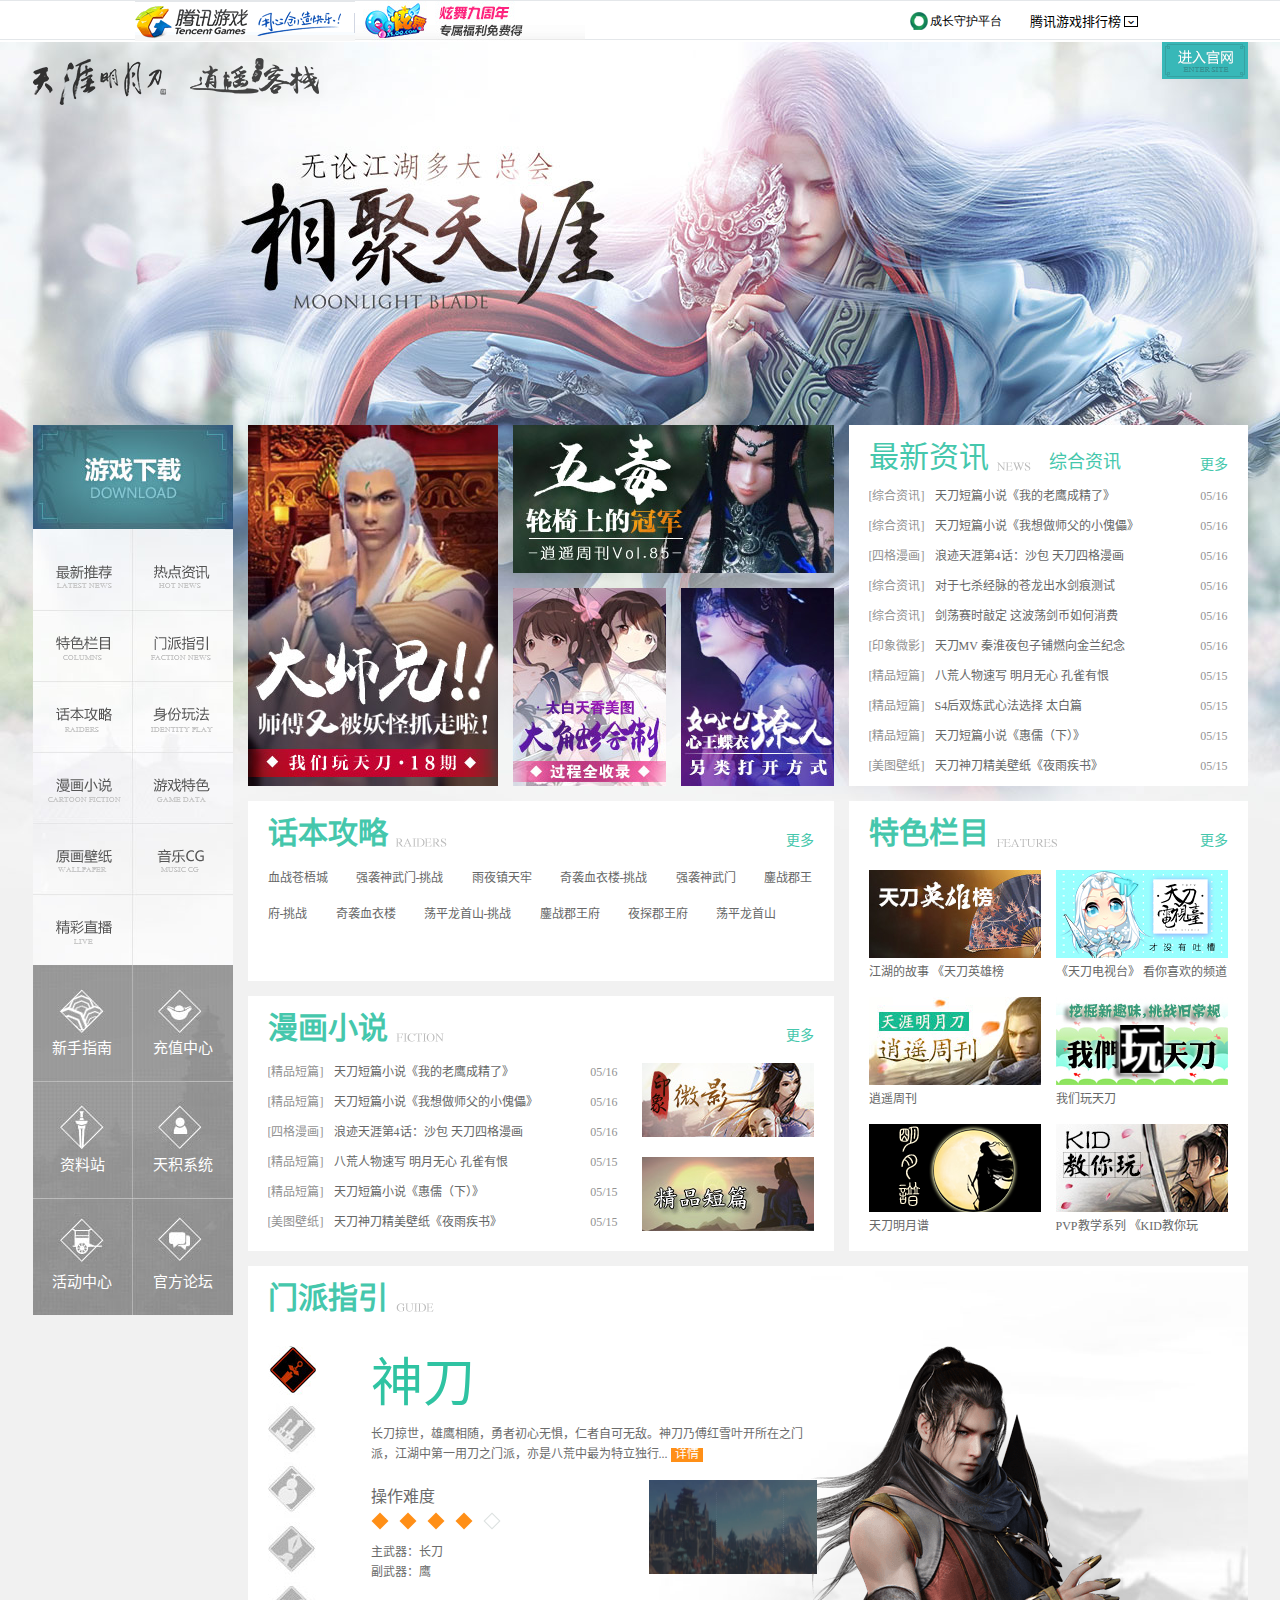
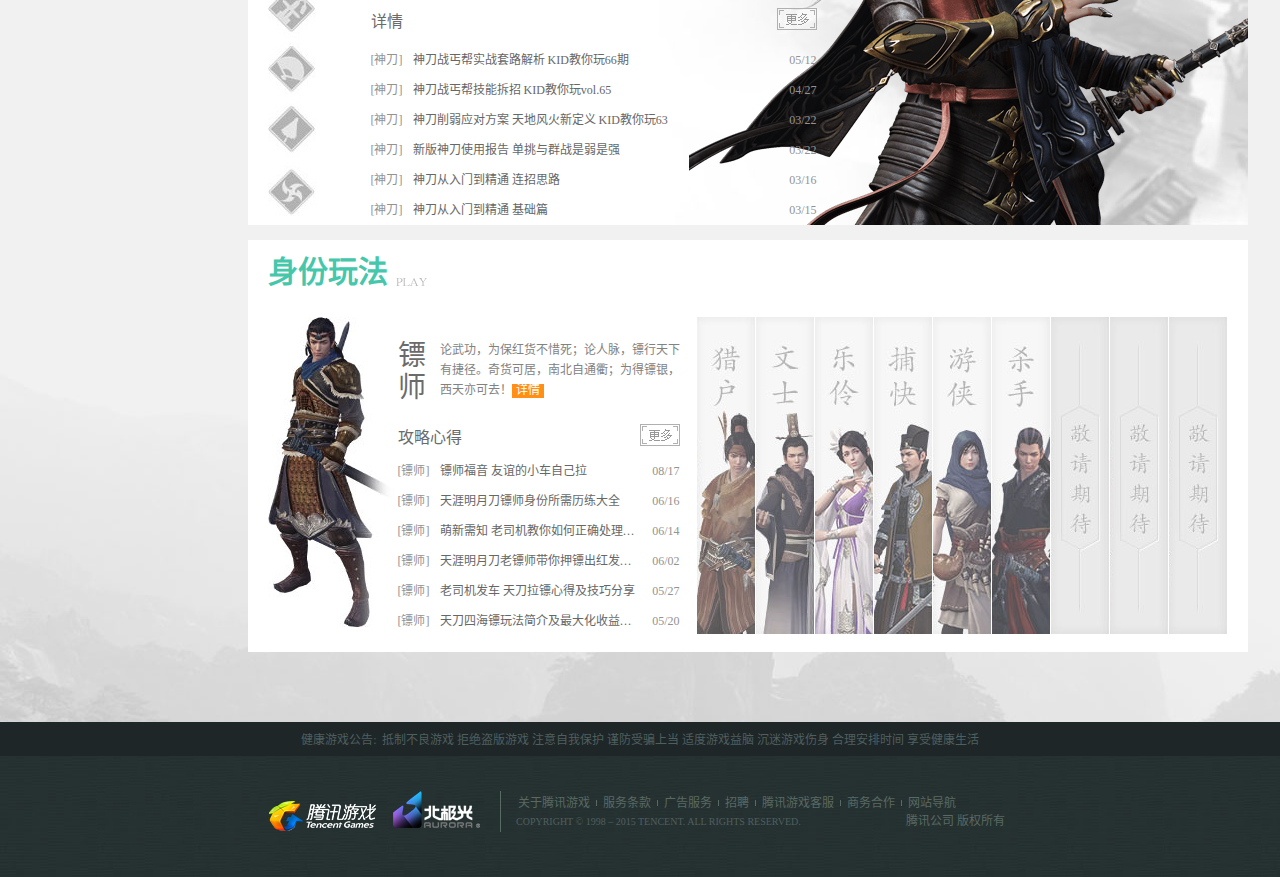
<file: kezhan.html>
<!DOCTYPE html>
<html lang="zh-cn">
<head>
<meta charset="UTF-8">
<title>天涯明月刀</title>
<link rel="stylesheet" href="css/index6.css">
</head>

<body>
<!--顶部导航条banner-->
<div class="nav_top">
	<iframe src="banner/banner.html" scrolling="no" width=100% height="42" frameborder="0"></iframe>
</div>
<!--页面背景图片-->
<div class="wrapper" id="wrapper">
<!--包住页面的“容器”-->
  <div class="container">
	<!--头部LOGO文字及右侧进入官网入口-->
    <div class="header">
      <h1><a href="####"><img src="images/logo6.png" width="286" height="47" alt=""/></a></h1>
      <a href="index.html" target="_blank" class="hide into">进入官网</a>
    </div>
	<!-- 左侧导航栏-->
    <div class="nav_left">
     <a class="download" href="####"></a>
      <div class="nav_list1">
        <ul>
          <li class="heightmax"><a href="####" class="hide nl1">最新推荐</a></li>
          <li class="heightmax"><a href="####" class="hide nl2">热点资讯</a></li>
          <li><a href="####" class="hide nl3">特色栏目</a></li>
          <li><a href="####" class="hide nl4">门派指引</a></li>
          <li><a href="####" class="hide nl5">话本攻略</a></li>
          <li><a href="####" class="hide nl6">身份玩法</a></li>
          <li><a href="####" class="hide nl7">漫画小说</a></li>
          <li><a href="####" class="hide nl8">游戏特色</a></li>
          <li><a href="####" class="hide nl9">原画壁纸</a></li>
          <li><a href="####" class="hide nl10">音乐赏析</a></li>
          <li><a href="####" class="hide nl11">视频CG</a></li>
        </ul>
      </div>
      <div class="nav_list2">
        <ul>
          <li><a href="####">新手指南</a></li>
          <li><a href="####" class="even">充值中心</a></li>
          <li><a href="####">资料站</a></li>
          <li><a href="####" class="even">天积系统</a></li>
          <li><a href="####">活动中心</a></li>
          <li><a href="####" class="even">官方论坛</a></li>
        </ul>
      </div>
      <div class="nav_gg"></div>
    </div>
    <!-- 页面主体内容-->
    <div class="content">
      <div class="img_ad">
      	<a class="img_ad_a1" href="####"><img src="images/72048933171179.jpg" class="focus1" alt=""/></a>
      	<a class="img_ad_a2" href="####"><img src="images/75768510936449.jpg" class="focus2" alt=""/></a>
	  	<a class="img_ad_a3" href="####"><img src="images/74434120268207.jpg" class="focus3" alt=""/></a>
	  	<a class="img_ad_a4" href="####"><img src="images/73770134433039.jpg" class="focus4" alt=""/></a> 
      </div>
	  <!--右上方最新资讯模块-->
      <div class="newsbox">
        <div class="pm">
          <h2 class="toptitle"><em>最新资讯</em><samp class="entitle1 w35"></samp><a href="####">更多</a><em class="on">综合资讯</em></h2>
          <div class="conlist">
            <ul>
              <li><a href="####">[综合资讯]<em>天刀短篇小说《我的老鹰成精了》</em><span>05/16</span></a></li>
              <li><a href="####">[综合资讯]<em>天刀短篇小说《我想做师父的小傀儡》</em><span>05/16</span></a></li>
              <li><a href="####">[四格漫画]<em>浪迹天涯第4话：沙包 天刀四格漫画</em><span>05/16</span></a></li>
              <li><a href="####">[综合资讯]<em>对于七杀经脉的苍龙出水剑痕测试</em><span>05/16</span></a></li>
              <li><a href="####">[综合资讯]<em>剑荡赛时敲定 这波荡剑币如何消费</em><span>05/16</span></a></li>
              <li><a href="####">[印象微影]<em>天刀MV 秦淮夜包子铺燃向金兰纪念</em><span>05/16</span></a></li>
              <li><a href="####">[精品短篇]<em>八荒人物速写 明月无心 孔雀有恨</em><span>05/15</span></a></li>
              <li><a href="####">[精品短篇]<em>S4后双炼武心法选择 太白篇</em><span>05/15</span></a></li>
              <li><a href="####">[精品短篇]<em>天刀短篇小说《惠儒（下）》</em><span>05/15</span></a></li>
              <li><a href="####">[美图壁纸]<em>天刀神刀精美壁纸《夜雨疾书》</em><span>05/15</span></a></li>
            </ul>
          </div>
          <ul class="onlist">
            <li><a href="####">[综合资讯]<em>天刀短篇小说《我的老鹰成精了》</em><span>05/16</span></a></li>
            <li><a href="####">[综合资讯]<em>天刀短篇小说《我想做师父的小傀儡》</em><span>05/16</span></a></li>
            <li><a href="####">[综合资讯]<em>对于七杀经脉的苍龙出水剑痕测试</em><span>05/16</span></a></li>
            <li><a href="####">[综合资讯]<em>剑荡赛时敲定 这波荡剑币如何消费</em><span>05/16</span></a></li>
            <li><a href="####">[综合资讯]<em>【客栈周报第十七期】仙女不需要良心</em><span>05/15</span></a></li>
            <li><a href="####">[综合资讯]<em>《陌上花又开》CG级燃系MV 两年一瞬初心不负</em><span>05/15</span></a></li>
            <li><a href="####">[综合资讯]<em>江湖趣闻 神威堡故事知多少</em><span>05/15</span></a></li>
            <li><a href="####">[综合资讯]<em>论剑细节系列之同门内战节奏篇</em><span>05/13</span></a></li>
            <li><a href="####">[综合资讯]<em>天刀短篇小说《锦缎红绸》</em><span>05/13</span></a></li>
            <li><a href="####">[综合资讯]<em>天刀短篇小说《惠儒（上）》</em><span>05/13</span></a></li>
          </ul>
        </div>
      </div>
      <div class="boxs_bj">
		<!-- 话本攻略模块-->
        <div class="hbgl">
          <div class="pm">
            <h2 class="toptitle">话本攻略<samp class="entitle2"></samp><a href="####">更多</a></h2>
            <div class="rai_a">
				<a href="####">血战苍梧城</a>
				<a href="####">强袭神武门-挑战</a>
				<a href="####">雨夜镇天牢</a>
				<a href="####">奇袭血衣楼-挑战</a>
				<a href="####">强袭神武门</a>
				<a href="####">鏖战郡王府-挑战</a>
				<a href="####">奇袭血衣楼</a>
				<a href="####">荡平龙首山-挑战</a>
				<a href="####">鏖战郡王府</a>
				<a href="####">夜探郡王府</a>
				<a href="####">荡平龙首山</a>
			  </div>
          </div>
        </div>
		<!--漫画小说模块-->
        <div class="mhxs">
          <div class="pm">
            <h2 class="toptitle">漫画小说<samp class="entitle4"></samp><a href="####">更多</a></h2>
            <div class="conlist fic_list">
              <ul>
                <li><a href="####">[精品短篇]<em>天刀短篇小说《我的老鹰成精了》</em><span>05/16</span></a></li>
                <li><a href="####">[精品短篇]<em>天刀短篇小说《我想做师父的小傀儡》</em><span>05/16</span></a></li>
                <li><a href="####">[四格漫画]<em>浪迹天涯第4话：沙包 天刀四格漫画</em><span>05/16</span></a></li>
                <li><a href="####">[精品短篇]<em>八荒人物速写 明月无心 孔雀有恨</em><span>05/15</span></a></li>
                <li><a href="####">[精品短篇]<em>天刀短篇小说《惠儒（下）》</em><span>05/15</span></a></li>
                <li><a href="####">[美图壁纸]<em>天刀神刀精美壁纸《夜雨疾书》</em><span>05/15</span></a></li>
              </ul>
            </div>
            <div class="fic_right">
				<a href="####"><img src="images/33617846663908.jpg" width="172" height="74" alt=""></a>
				<a href="####"><img src="images//95407782487646.jpg" width="172" height="74" alt=""></a>
			</div>
          </div>
        </div>
      </div>
	  <!--特色栏目模块-->
      <div class="tslm">
        <div class="pm">
          <h2 class="toptitle">特色栏目<samp class="entitle3"></samp><a href="####">更多</a></h2>
          <div class="fea_list">
            <ul>
              <li><a href="####"><img src="images/41264156822769.jpg" width="172" height="88" alt="">江湖的故事
                《天刀英雄榜 </a></li>
              <li><a href="####"><img src="images/328861167744251.jpg" width="172" height="88" alt="">《天刀电视台》
                看你喜欢的频道 </a></li>
              <li><a href="####"><img src="images/3704024222565.jpg" width="172" height="88" alt=""> 逍遥周刊</a> </li>
              <li><a href="####"><img src="images/87570783800979.jpg" width="172" height="88" alt=""> 我们玩天刀</a></li>
              <li><a href="####"><img src="images/4992905624878.png" width="172" height="88" alt=""> 天刀明月谱</a></li>
              <li><a href="####"><img src="images/53191298978428.jpg" width="172" height="88" alt=""> PVP教学系列
                《KID教你玩 </a></li>
            </ul>
          </div>
        </div>
      </div>
	  <!--门派指引模块-->
      <div class="guide">
        <div class="pm">
          <h2 class="toptitle">门派指引<samp class="entitle5"></samp></h2>
          <div class="tab gui_tab" id="tab">
            <div class="hd">
              <ul>
                <li><a class="ona8" href="javascript:;"></a></li>
                <li><a class="ona1" href="javascript:;"></a></li>
                <li><a class="ona2" href="javascript:;"></a></li>
                <li><a class="ona3" href="javascript:;"></a></li>
                <li><a class="ona4" href="javascript:;"></a></li>
                <li><a class="ona5" href="javascript:;"></a></li>
                <li><a class="ona6" href="javascript:;"></a></li>
                <li><a class="ona7" href="javascript:;"></a></li>
              </ul>
            </div>
            <div class="bd">
              <div class="tab-panel"><img class="rightimg" src="images/shendaovk.png" alt=""/>
                <h3>神刀</h3>
                <p class="int">长刀掠世，雄鹰相随，勇者初心无惧，仁者自可无敌。神刀乃傅红雪叶开所在之门派，江湖中第一用刀之门派，亦是八荒中最为特立独行... <a href="####">详情</a></p>
                <div class="operation">
                  <div class="ope_text">
                    <h4>操作难度</h4>
                    <div class="difficulty">
                      <div><span></span><span></span><span></span><span></span><span></span></div>
                      <div class="on width4"> <span></span><span></span><span></span><span></span><span></span></div>
                      <!--width1~5可以设置不同难度--> 
                    </div>
                    <p>主武器：长刀</p>
                    <p>副武器：鹰</p>
                  </div>
                  <a href="####"><img src="images/shendao.jpg" width="168" height="94" alt=""/></a></div>
                <div class="conlist">
                  <h4 class="moretitle">详情<a href="####"></a></h4>
                  <ul>
                    <li><a href="####">[神刀]<em>神刀战丐帮实战套路解析 KID教你玩66期</em><span>05/12</span></a></li>
                    <li><a href="####">[神刀]<em>神刀战丐帮技能拆招 KID教你玩vol.65</em><span>04/27</span></a></li>
                    <li><a href="####">[神刀]<em>神刀削弱应对方案 天地风火新定义 KID教你玩63</em><span>03/22</span></a> </li>
                    <li><a href="####">[神刀]<em>新版神刀使用报告 单挑与群战是弱是强</em><span>03/22</span></a></li>
                    <li><a href="####">[神刀]<em>神刀从入门到精通 连招思路</em><span>03/16</span></a></li>
                    <li><a href="####">[神刀]<em>神刀从入门到精通 基础篇</em><span>03/15</span></a></li>
                  </ul>
                </div>
              </div>
              <div class="tab-panel"><img class="rightimg" src="images/img_29.jpg" alt=""/>
                <h3>真武</h3>
                <p class="int">真武祖师张梦白本是书香门第出身，屡试不中时竟在襄州山中偶遇一似癫似疯之道人扶摇子。得其点化，张梦白以文入武，更习得驱影之术... <a href="####">详情</a></p>
                <div class="operation">
                  <div class="ope_text">
                    <h4>操作难度</h4>
                    <div class="difficulty">
                      <div><span></span><span></span><span></span><span></span><span></span></div>
                      <div class="on width4"> <span></span><span></span><span></span><span></span><span></span></div>
                      <!--width1~5可以设置不同难度--> 
                    </div>
                    <p>主武器：双剑</p>
                    <p>副武器：剑鞘</p>
                  </div>
                  <a href="####"> <img src="images/zhenwu.jpg" width="168" height="94" alt=""/> </a> </div>
                <div class="conlist">
                  <h4 class="moretitle">详情<a href="####"></a></h4>
                  <ul>
                    <li><a href="####">[真武]<em>S4后双炼武心法选择 真武篇</em><span>05/12</span></a></li>
                    <li><a href="####">[真武]<em>真武职业调整 大神为你解读平衡性</em><span>04/25</span></a></li>
                    <li><a href="####">[真武]<em>武荡八荒战神威 史上最心机职业的完美逆袭</em><span>03/23</span></a></li>
                    <li><a href="####">[真武]<em>以道论道 真武内战取胜要诀</em><span>03/07</span></a></li>
                    <li><a href="####">[真武]<em>真武流派选择之气劲流详解</em><span>02/27</span></a></li>
                    <li><a href="####">[真武]<em>真武对战各职业系列之总结篇</em><span>02/24</span></a></li>
                  </ul>
                </div>
              </div>
              <div class="tab-panel"><img class="rightimg" src="images/img_30.jpg" alt=""/>
                <h3>丐帮</h3>
                <p class="int">丐帮最早的源流可追溯到春秋时期，但正式作为一个门派存在于江湖之中，则是从唐末开始。黄巢起义中，某金姓将领因不满义军暴虐残害百姓... <a href="####">详情</a></p>
                <div class="operation">
                  <div class="ope_text">
                    <h4>操作难度</h4>
                    <div class="difficulty">
                      <div><span></span><span></span><span></span><span></span><span></span></div>
                      <div class="on width4"> <span></span><span></span><span></span><span></span><span></span></div>
                      <!--width1~5可以设置不同难度--> 
                    </div>
                    <p>主武器：缠手</p>
                    <p>副武器：酒葫芦</p>
                  </div>
                  <a href="####"> <img src="images/gaibangp.jpg" width="168" height="94" alt=""/></a></div>
                <div class="conlist">
                  <h4 class="moretitle">详情<a href="####"></a></h4>
                  <ul>
                    <li><a href="####">[丐帮]<em>丐神戈导为您解读 新版丐帮大调整</em><span>05/05</span></a></li>
                    <li><a href="####">[丐帮]<em>丐帮对战太白需要注意的细节与思路</em><span>05/03</span></a></li>
                    <li><a href="####">[丐帮]<em>丐荡八荒战唐门 唐门兄弟快过来 我给你看一个宝贝</em><span>03/02</span></a></li>
                    <li><a href="####">[丐帮]<em>丐荡八荒战五毒 只要隐身抓的好 五毒再也跑不了</em><span>02/24</span></a></li>
                    <li><a href="####">[丐帮]<em>大型属性养成系列攻略丐帮PVP篇</em><span>02/22</span></a></li>
                    <li><a href="####">[丐帮]<em>各有千秋 门派优劣分析之丐帮篇</em><span>02/06</span></a></li>
                  </ul>
                </div>
              </div>
              <div class="tab-panel"><img class="rightimg" src="images/img_31.jpg" alt=""/>
                <h3>神威</h3>
                <p class="int"> 后周副都指挥使韩通于954年创立“神威营”，忠诚守护后周皇室安全。韩通之子韩微，曾几次劝说父亲除去后周重臣赵匡胤，但韩通却欣赏赵匡胤之人才气度... <a href="####">详情</a></p>
                <div class="operation">
                  <div class="ope_text">
                    <h4>操作难度</h4>
                    <div class="difficulty">
                      <div><span></span><span></span><span></span><span></span><span></span></div>
                      <div class="on width3"> <span></span><span></span><span></span><span></span><span></span></div>
                      <!--width1~5可以设置不同难度--> 
                    </div>
                    <p>主武器：枪</p>
                    <p>副武器：长弓</p>
                  </div>
                  <a href="####"> <img src="images/shenwei.jpg" width="168" height="94" alt=""/></a></div>
                <div class="conlist">
                	<h4 class="moretitle">详情<a href="####"></a></h4>
                	<ul>
                	  <li><a href="####">[神威]<em>军爷冬雪为您解读 新版神威大调整</em><span>05/05</span></a></li>
                	  <li><a href="####">[神威]<em>神威战丐帮 细节与套路的巅峰对决</em><span>05/03</span></a></li>
                	  <li><a href="####">[神威]<em>神威视角单人81普通苍梧城通关攻略</em><span>04/27</span></a></li>
                	  <li><a href="####">[神威]<em>神威论剑：老哥抡枪细如针 稳的一匹</em><span>04/11</span></a></li>
                	  <li><a href="####">[神威]<em>新版神威论剑 听说你格挡高还有镇岳</em><span>03/24</span></a></li>
                	  <li><a href="####">[神威]<em>门派改动详解：神威大加强 假枪不存在的</em><span>03/21</span></a></li>
                	</ul>
              </div>
            </div>
            <div class="tab-panel"><img class="rightimg" src="images/img_32.jpg" alt="" />
              <h3>太白</h3>
              <p class="int">风无痕本是开封府司录司参军事，负责协助捕门之人，利用强大的分析能力来推理查案。在多年的查案之中，风无痕因偶然机会获取本被认为是医书的... <a href="####">详情</a></p>
              <div class="operation">
                <div class="ope_text">
                  <h4>操作难度</h4>
                  <div class="difficulty">
                    <div><span></span><span></span><span></span><span></span><span></span></div>
                    <div class="on width4"> <span></span><span></span><span></span><span></span><span></span></div>
                    <!--width1~5可以设置不同难度--> 
                  </div>
                  <p>主武器：剑</p>
                  <p>副武器：剑鞘</p>
                </div>
                <a href="####"> <img src="images/img_17.jpg" width="168" height="94" alt="" /></a></div>
              <div class="conlist">
                <h4 class="moretitle">详情<a href="####"></a></h4>
                <ul>
                  <li><a href="####">[太白]<em>S4后双炼武心法选择 太白篇</em><span>05/15</span></a></li>
                  <li><a href="####">[太白]<em>太白副本伤害最大化思路和连招</em><span>05/08</span></a></li>
                  <li><a href="####">[太白]<em>太白大师兄一剑西来 讲解太白近期调整</em><span>05/05</span></a></li>
                  <li><a href="####">[太白]<em>秦川网友对战东越姐姐的一些小姿势</em><span>05/03</span></a></li>
                  <li><a href="####">[太白]<em>太白门派更新的隐形内容解读</em><span>05/02</span></a></li>
                  <li><a href="####">[太白]<em>太白新版本技能改动与论剑各职业打法分析</em><span>04/28</span></a></li>
                </ul>
              </div>
            </div>
            <div class="tab-panel"><img class="rightimg" src="images/img_33.jpg" alt="" />
              <h3>唐门</h3>
              <p class="int">蜀中唐氏，自魏晋起便为世家。五代十国之时，唐门少主唐郢化名卢郢，游历江南，更是进士及第，成为南唐的文武双进士，天下闻名... <a href="####">详情</a></p>
              <div class="operation">
                <div class="ope_text">
                  <h4>操作难度</h4>
                  <div class="difficulty">
                    <div><span></span><span></span><span></span><span></span><span></span></div>
                    <div class="on width5"> <span></span><span></span><span></span><span></span><span></span></div>
                    <!--width1~5可以设置不同难度--> 
                  </div>
                  <p>主武器：傀儡</p>
                  <p>副武器：扇子</p>
                </div>
                <a href="####"><img src="images/tangmen.jpg" width="168" height="94" alt="" /></a></div>
              <div class="conlist">
                <h4 class="moretitle">详情<a href="####"></a></h4>
                <ul>
                  <li><a href="####">[唐门]<em>重情担当唐太岳 巴蜀唐门飞星落</em><span>04/13</span></a></li>
                  <li><a href="####">[唐门]<em>门派一捏捏鬼畜系列：唐门修炼手册</em><span>04/11</span></a></li>
                  <li><a href="####">[唐门]<em>半影相依扇中情 文艺起来的唐门如此可怕</em><span>04/10</span></a></li>
                  <li><a href="####">[唐门]<em>唐门论剑秘籍第一步 大扇子糊熊脸</em><span>03/24</span></a></li>
                  <li><a href="####">[唐门]<em>唐门的你还在用修罗论剑吗 心法搭配推荐</em><span>03/20</span></a></li>
                  <li><a href="####">[唐门]<em>唐门心法推荐 土豪平民都可用</em><span>03/10</span></a></li>
                </ul>
              </div>
            </div>
            <div class="tab-panel"> <img class="rightimg" src="images/img_34.jpg" alt="" />
              <h3>天香</h3>
              <p class="int">华佗当年被处死之前，将其一生所学著为《青囊书》一卷。数百年后，少年桑柴子偶得此书，修习医术，其第一个救下之人，便是官宦千金员外之女... <a href="####">详情</a></p>
              <div class="operation">
                <div class="ope_text">
                  <h4>操作难度</h4>
                  <div class="difficulty">
                    <div><span></span><span></span><span></span><span></span><span></span></div>
                    <div class="on width3"> <span></span><span></span><span></span><span></span><span></span></div>
                    <!--width1~5可以设置不同难度--> 
                  </div>
                  <p>主武器：伞 </p>
                  <p>副武器：伞中剑</p>
                </div>
                <a class="zindex" href="####"><img src="images/tianxian.jpg" width="168" height="94" alt="" /></a></div>
              <div class="conlist">
                <h4 class="moretitle">详情<a href="####"></a></h4>
                <ul>
                  <li><a href="####">[天香]<em>浪迹天涯第二话：抠脚 天刀四格漫画</em><span>05/09</span></a></li>
                  <li><a href="####">[天香]<em>万水千山总是情 找个情缘行不行</em><span>05/09</span></a></li>
                  <li><a href="####">[天香]<em>天香与心机真武的正确战斗方式</em><span>05/03</span></a></li>
                  <li><a href="####">[天香]<em>体服门派大更新 天香论剑或有新姿势</em><span>05/02</span></a></li>
                  <li><a href="####">[天香]<em>战敌先知己 天香对战太白套路解析</em><span>05/02</span></a></li>
                  <li><a href="####">[天香]<em>战敌先知己 天香技能分析</em><span>04/28</span></a></li>
                </ul>
              </div>
            </div>
            <div class="tab-panel"><img class="rightimg" src="images/img_35.jpg" alt="" />
              <h3>五毒</h3>
              <p class="int">地处云滇的五毒与中原诸派均有所不同，其武学以狠、诡、毒、快为要诀，以诡秘凌厉的刀法配合神鬼莫测的身法，可谓是举手之间、取人性命；轻烟散尽... <a href="####">详情</a></p>
              <div class="operation">
                <div class="ope_text">
                  <h4>操作难度</h4>
                  <div class="difficulty">
                    <div><span></span><span></span><span></span><span></span><span></span></div>
                    <div class="on width5"> <span></span><span></span><span></span><span></span><span></span></div>
                    <!--width1~5可以设置不同难度--> 
                  </div>
                  <p>主武器：双刃 </p>
                  <p>副武器：双刃</p>
                </div>
                <a href="####"> <img src="images/wudu.jpg" width="168" height="94" alt="" /></a></div>
              <div class="conlist">
                <h4 class="moretitle">详情<a href="####"></a></h4>
                <ul>
                  <li><a href="####">[五毒]<em>大削之后再增强 伊人解读五毒近期二改</em><span>05/09</span></a></li>
                  <li><a href="####">[五毒]<em>五毒总坛采访 原来五毒教众都是这样的</em><span>05/05</span></a></li>
                  <li><a href="####">[五毒]<em>五毒无踪派掌门伊人 讲解五毒改版</em><span>05/05</span></a></li>
                  <li><a href="####">[五毒]<em>各有千秋 门派优劣分析之五毒篇</em><span>02/06</span></a></li>
                  <li><a href="####">[五毒]<em>“毒”荡八荒第四站 纹身男大战脱衣汉</em><span>12/30</span></a></li>
                  <li><a href="####">[五毒]<em>“毒”荡八荒第三站 襄州网民多担待</em><span>12/23</span></a></li>
                </ul>
              </div>
            </div>
          </div>
        </div>
      </div>
    </div>
	<!--身份玩法模块-->
    <div class="play">
      <div class="pm">
        <h2 class="toptitle">身份玩法<samp class="entitle6"></samp></h2>
        <div class="accordion">
          <div class="acc_box pay_on">
            <div class="acc_panel"><img src="images/img_22.jpg" width="126" height="310" alt="" />
              <div class="int">
                <h3>镖师</h3>
                <p>论武功，为保红货不惜死；论人脉，镖行天下有捷径。奇货可居，南北自通衢；为得镖银，西天亦可去！<a href="####">详情</a></p>
              </div>
              <div class="conlist">
                <h4 class="moretitle">攻略心得<a href="####"></a></h4>
                <ul>
                  <li><a href="####">[镖师]<em>镖师福音 友谊的小车自己拉</em><span>08/17</span></a></li>
                  <li><a href="####">[镖师]<em>天涯明月刀镖师身份所需历练大全</em><span>06/16</span></a></li>
                  <li><a href="####">[镖师]<em>萌新需知 老司机教你如何正确处理劫镖战</em><span>06/14</span></a></li>
                  <li><a href="####">[镖师]<em>天涯明月刀老镖师带你押镖出红发家致富</em><span>06/02</span></a></li>
                  <li><a href="####">[镖师]<em>老司机发车 天刀拉镖心得及技巧分享</em><span>05/27</span></a></li>
                  <li><a href="####">[镖师]<em>天刀四海镖玩法简介及最大化收益技巧</em><span>05/20</span></a></li>
                </ul>
              </div>
              <a href="####" class="play_a play_a1"></a></div>
          </div>
          <div class="acc_box">
            <div class="acc_panel"><img src="images/img_23.jpg" width="147" height="319" alt="" />
              <div class="int">
                <h3>猎户</h3>
                <p>驯服犬马，自可以驯服猛虎；缚鹰之手，亦无惧力缚苍龙。深山密林，是我之常胜沙场；百鸟万兽，乃我之帐下先锋。<a href="####">详情</a></p>
              </div>
              <div class="conlist">
                <h4 class="moretitle">攻略心得<a href="####"></a></h4>
                <ul>
                  <li><a href="####">[猎户]<em>天涯明月刀猎户身份所需历练大全</em><span>06/21</span></a></li>
                  <li><a href="####">[猎户]<em>萌新必看 天涯明月刀猎户身份详解</em><span>05/30</span></a></li>
                  <li><a href="####">[猎户]<em>猎户看过来 天刀猎户抓宠物进阶技巧</em><span>04/18</span></a></li>
                  <li><a href="####">[猎户]<em>天刀新手猎户身份技能取舍及解析</em><span>10/30</span></a></li>
                  <li><a href="####">[猎户]<em>家有萌宠 天刀宠物玩法介绍</em><span>10/05</span></a></li>
                  <li><a href="####">[猎户]<em>天刀杀手猎户镖师身份职业详解</em><span>09/28</span></a></li>
                </ul>
              </div>
              <a href="####" class="play_a play_a2"></a> </div>
          </div>
          <div class="acc_box">
            <div class="acc_panel"><img src="images/img_24.jpg" width="88" height="311" alt="" />
              <div class="int">
                <h3>文土</h3>
                <p>书中自有千钟粟，书中自有黄金屋，书中自有颜如玉，书中自有江湖路。以书中风云笑傲世间风云；以书中筹谋淡泊世间筹谋。<a href="####">详情</a></a></p>
              </div>
              <div class="conlist">
                <h4 class="moretitle">攻略心得<a href="####"></a></h4>
                <ul>
                  <li><a href="####">[文士]<em>江湖文艺范儿 文士笛曲全解读</em><span>11/29</span></a></li>
                  <li><a href="####">[文士]<em>乐伶文士的福音 乐谱调息时间不再愁</em><span>11/21</span></a></li>
                  <li><a href="####">[文士]<em>天刀文士乐怜合奏《鬼来电》附曲谱</em><span>11/17</span></a></li>
                  <li><a href="####">[文士]<em>萌新指导书 文士身份玩法讲解</em><span>09/09</span></a></li>
                  <li><a href="####">[文士]<em>神刀再起 新版本文士乐伶书画赚钱攻略</em><span>07/11</span></a></li>
                  <li><a href="####">[文士]<em>文士乐怜画卷拾趣之巴蜀篇《御风堂》</em><span>07/11</span></a></li>
                </ul>
              </div>
              <a href="####" class="play_a play_a3"></a></div>
          </div>
          <div class="acc_box">
            <div class="acc_panel"><img src="images/img_25.jpg" width="117" height="329" alt="" />
              <div class="int">
                <h3>乐伶</h3>
                <p>世人皆重颜色，我以色笑为刀剑；世人皆爱歌舞，我以歌舞为甲胄。琵琶瑶琴和锦瑟，世间知音又几何？<a href="####">详情</a></p>
              </div>
              <div class="conlist">
                <h4 class="moretitle">攻略心得<a href="####"></a></h4>
                <ul>
                  <li><a href="####">[乐伶]<em>乐伶自由演奏《童话镇》卷一帘时光的童话</em><span>05/08</span></a></li>
                  <li><a href="####">[乐伶]<em>天刀乐伶自由演奏《不将就》附曲谱</em><span>05/04</span></a></li>
                  <li><a href="####">[乐伶]<em>天刀乐伶自由演奏《来生缘》附曲谱</em><span>04/20</span></a></li>
                  <li><a href="####">[乐伶]<em>天刀乐伶自由演奏《幻化成风》附曲谱</em><span>04/12</span></a></li>
                  <li><a href="####">[乐伶]<em>天刀乐伶自由演奏《aLIEz》附曲谱</em><span>04/07</span></a></li>
                  <li><a href="####">[乐伶]<em>天刀乐伶自由演奏《Flower Dance》附曲谱</em><span>03/14</span></a></li>
                </ul>
              </div><a href="####" class="play_a play_a4"></a></div>
          </div>
          <div class="acc_box">
            <div class="acc_panel"><img src="images/img_26.jpg" width="111" height="295" alt="" />
              <div class="int">
                <h3>捕快</h3>
                <p>冷血无情，舍快意恩仇之剑，持庙堂法理之剑；鞠躬尽瘁，扫天下奸邪之氛，定盛世太平之氛！<a href="####">详情</a></p>
              </div>
              <div class="conlist">
                <h4 class="moretitle">攻略心得<a href="####"></a></h4>
                <ul>
                  <li><a href="####">[捕快]<em>缉拿不等待 双飞缉拿小套路</em><span>02/10</span></a></li>
                  <li><a href="####">[捕快]<em>新手必看 快速完成缉拿的技巧</em><span>08/23</span></a></li>
                  <li><a href="####">[捕快]<em>细数天刀副本几条不可或缺的增益buff</em><span>08/17</span></a></li>
                  <li><a href="####">[捕快]<em>萌新看过来 效率完成缉拿玩法详解</em><span>08/05</span></a></li>
                  <li><a href="####">[捕快]<em>天涯明月刀捕快身份所需历练大全</em><span>06/17</span></a></li>
                  <li><a href="####">[捕快]<em>天涯明月刀缉拿玩法快速完成攻略</em><span>05/31</span></a></li>
                </ul>
              </div>
              <a href="####" class="play_a play_a5"></a></div>
          </div>
          <div class="acc_box">
            <div class="acc_panel"><img src="images/img_27.jpg" width="133" height="308" alt="" />
              <div class="int">
                <h3>游侠</h3>
                <p>镜锁璇玑，蝶从天水，宝出怜花，令遵钱王。前尘旧事，不过一铲挖根掘底；独享快活，看我搜罗天下珍奇！<a href="####">详情</a></p>
              </div>
              <div class="conlist">
                <h4 class="moretitle">攻略心得<a  href="####"></a></h4>
                <ul>
                  <li><a href="####">[游侠]<em>新手必备身份攻略之游侠挖宝教学</em><span>07/19</span></a></li>
                  <li><a href="####">[游侠]<em>游侠进阶 如何掌握正确正确姿势</em><span>06/03</span></a></li>
                  <li><a href="####">[游侠]<em>天涯明月刀游侠身份所需历练大全</em><span>05/25</span></a></li>
                  <li><a href="####">[游侠]<em>游侠风水大师教你正确的挖宝姿势</em><span>04/29</span></a></li>
                  <li><a href="####">[游侠]<em>比倒斗更高端 天刀游侠玩法简介</em><span>04/20</span></a></li>
                  <li><a href="####">[游侠]<em>天涯明月刀 全职业第三身份选择详解</em><span>03/14</span></a></li>
                </ul>
              </div>
              <a href="####" class="play_a play_a6"></a> </div>
          </div>
          <div class="acc_box">
            <div class="acc_panel"><img src="images/img_28.jpg" width="142" height="321" alt="" />
              <div class="int">
                <h3>杀手</h3>
                <p>刀头舐血，不染无名之辈之血；鹰飞兔走，不走榜上有名之人。诡行暗夜，龙鳞匿影；一击远扬，溅血迷踪。<a href="####">详情</a></p>
              </div>
              <div class="conlist">
                <h4 class="moretitle">攻略心得<a href="####"></a></h4>
                <ul>
                  <li><a href="####">[杀手]<em>日常被暗杀？对付杀手的六个妙招</em><span>11/16</span></a></li>
                  <li><a href="####">[杀手]<em>杀手教科书 日进百金不是梦</em><span>08/24</span></a></li>
                  <li><a href="####">[杀手]<em>杀手终极黑科技 接取暗杀令的各种技巧</em><span>08/16</span></a></li>
                  <li><a href="####">[杀手]<em>天涯明月刀杀手身份所需历练大全</em><span>07/11</span></a></li>
                  <li><a href="####">[杀手]<em>天涯明月刀杀手身份所需历练大全</em><span>06/22</span></a></li>
                  <li><a href="####">[杀手]<em>杀手终极奥义一招必杀术 暗杀神豪只要1秒</em><span>06/14</span></a></li>
                </ul>
              </div>
              <a href="####" class="play_a play_a7"></a></div>
          </div>
          <div class="acc_box">
            <div class="acc_panel"> <a href="####" class="play_a play_a8 play_a_no"></a></div>
          </div>
          <div class="acc_box">
            <div class="acc_panel"> <a href="####" class="play_a play_a8 play_a_no"></a></div>
          </div>
          <div class="acc_box">
            <div class="acc_panel"> <a href="####" class="play_a play_a8 play_a_no"></a></div>
          </div>
        </div>
      </div>
    </div>
  </div>
</div>
<!--左侧边栏广告-->
<div class="sidebar_ad" style="display:none">
  <a href="####"><img src="images/4469324890083.jpg" width="200" height="80" alt=""></a>
  <a href="####"><img src="images/71436655923092.jpg" width="200" height="80" alt=""></a>
</div>
<!--页面页脚部分-->
<div class="footer">
  <p class="healthy"><strong>健康游戏公告:</strong><span>抵制不良游戏</span>&nbsp;<span>拒绝盗版游戏</span>&nbsp;<span>注意自我保护</span>&nbsp;<span>谨防受骗上当</span>&nbsp;<span>适度游戏益脑</span>&nbsp;<span>沉迷游戏伤身</span>&nbsp;<span>合理安排时间</span>&nbsp;<span>享受健康生活</span></p>
  <div id="footer_ied" class="footer_ied">
    <div class="wrap_logo"><a class="tg" href="####">腾讯互动娱乐</a></div>
    <div class="wrap_ied">
      <p class="flks"><a href="####">关于腾讯游戏</a><i>|</i><a href="####">服务条款</a><i>|</i><a href="####">广告服务</a><i>|</i><a href="####">招聘</a><i>|</i><a href="####">腾讯游戏客服</a><i>|</i><a href="####">商务合作</a><i>|</i><a href="####">网站导航</a></p>
      <p class="ftce">COPYRIGHT &copy; 1998 &ndash; 2015 TENCENT. ALL RIGHTS RESERVED.</p>
      <p class="ftcc"><a href="####">腾讯公司&nbsp;版权所有</a></p>
    </div>
  </div>
</div>
</div>
<script src="js/jquery-1.12.2.js"></script> 
<script src="js/index6.js"></script>
</body>
</html>
</file>
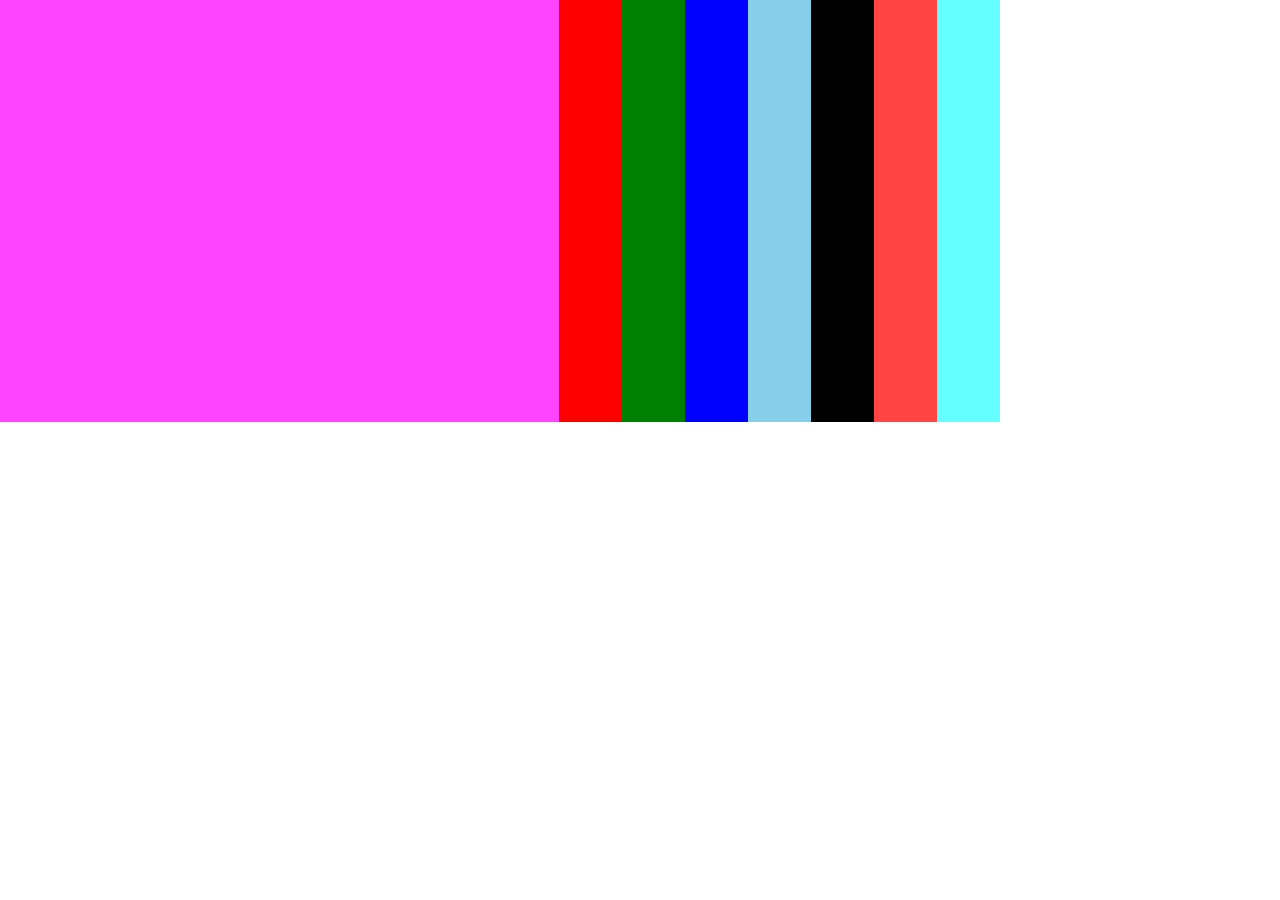
<file: test.html>
<!doctype html>
<html lang="en">
<head>
  <meta charset="UTF-8">
  <title>Document</title>
  <style>
    * {
      margin: 0;
      padding: 0;
      list-style: none;
    }
    ul {
      width: 1000px;
      height: 422px;
      background-color: #fff;
    }
    ul li {
      float: left;
      width: 63px;
      height: 422px;
    }
    .l0 {
      width: 559px;
      background-color: #f4f;
    }
    .l1 {
      background-color: red;
    }
    .l2 {
      background-color: green;
    }
    .l3 {
      background-color: blue;
    }
    .l4 {
      background-color: skyblue;
    }
    .l5 {
      background-color: black;
    }
    .l6 {
      background-color: #f44;
    }
    .l7 {
      background-color: #6ff;
    }


  </style>
</head>
<body>
<ul>
  <li class="l0"></li>
  <li class="l1"></li>
  <li class="l2"></li>
  <li class="l3"></li>
  <li class="l4"></li>
  <li class="l5"></li>
  <li class="l6"></li>
  <li class="l7"></li>
</ul>
<script>

</script>
</body>
</html>
</file>
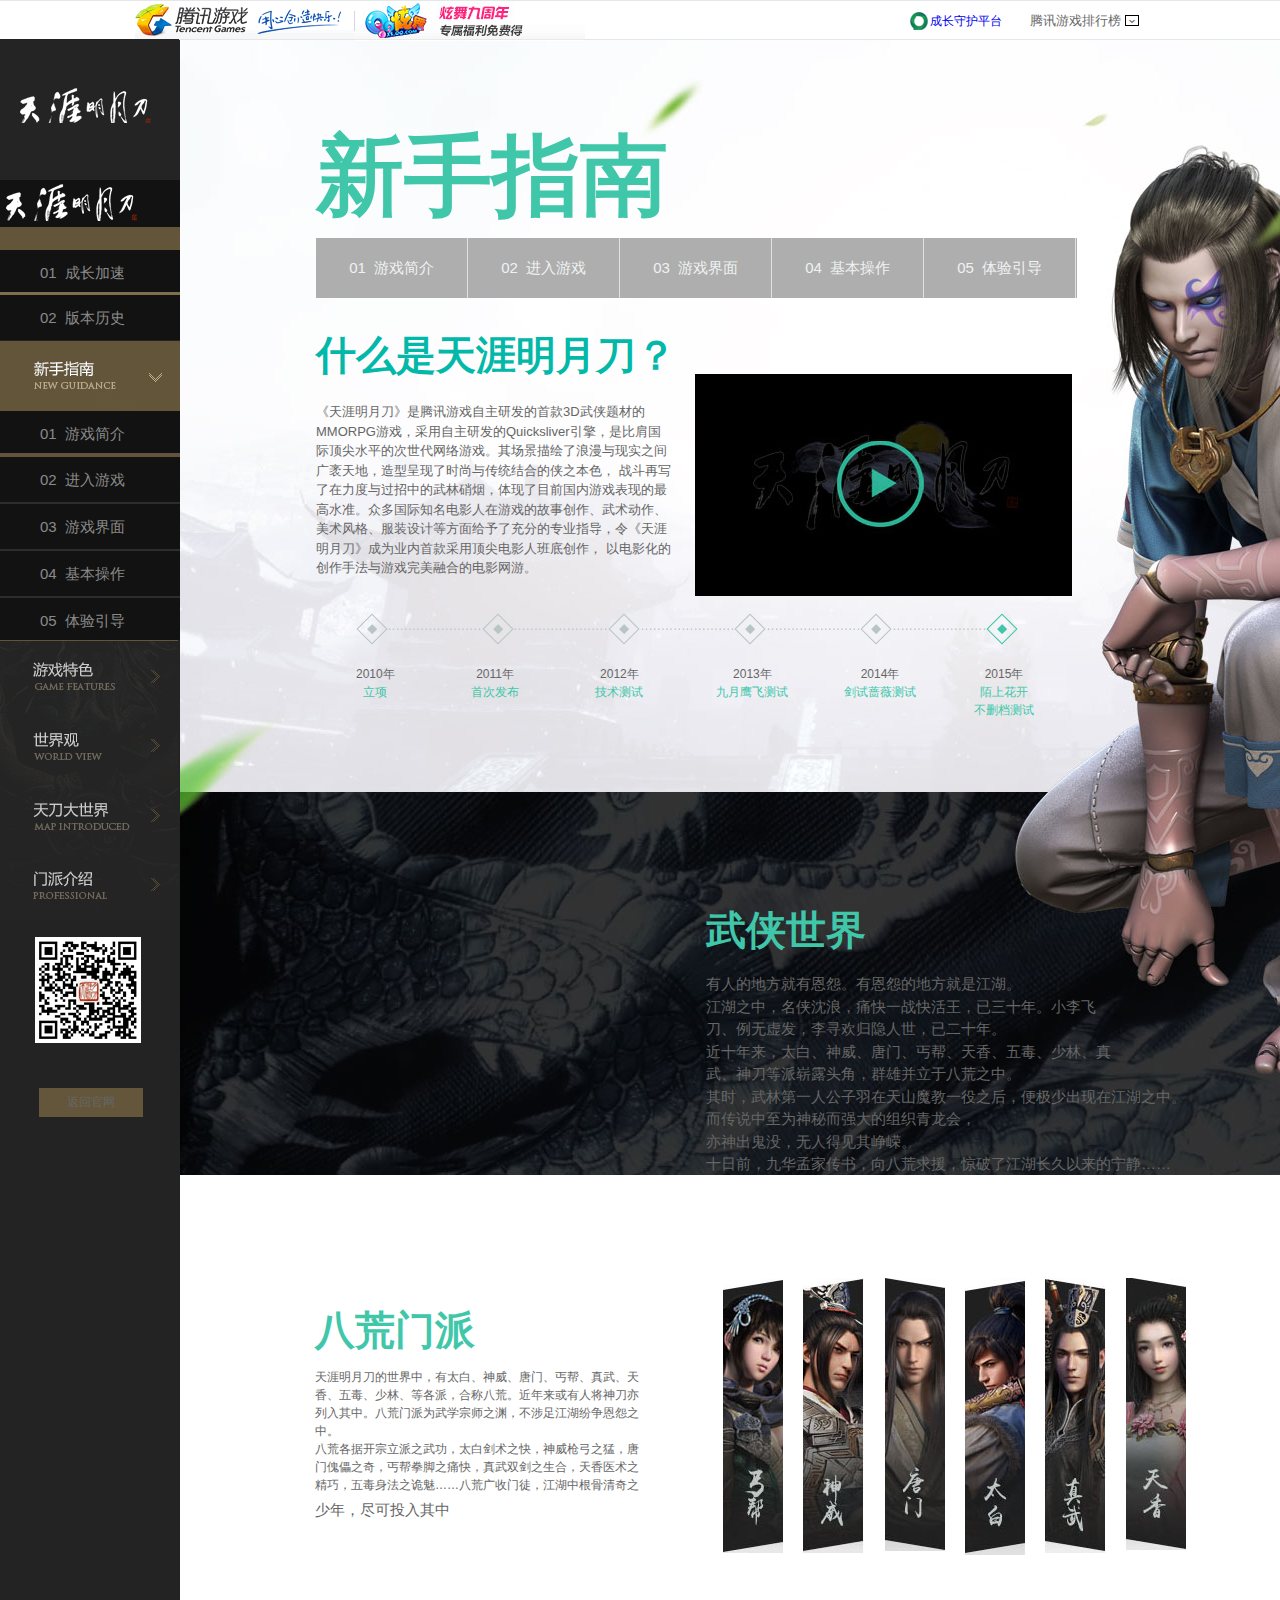
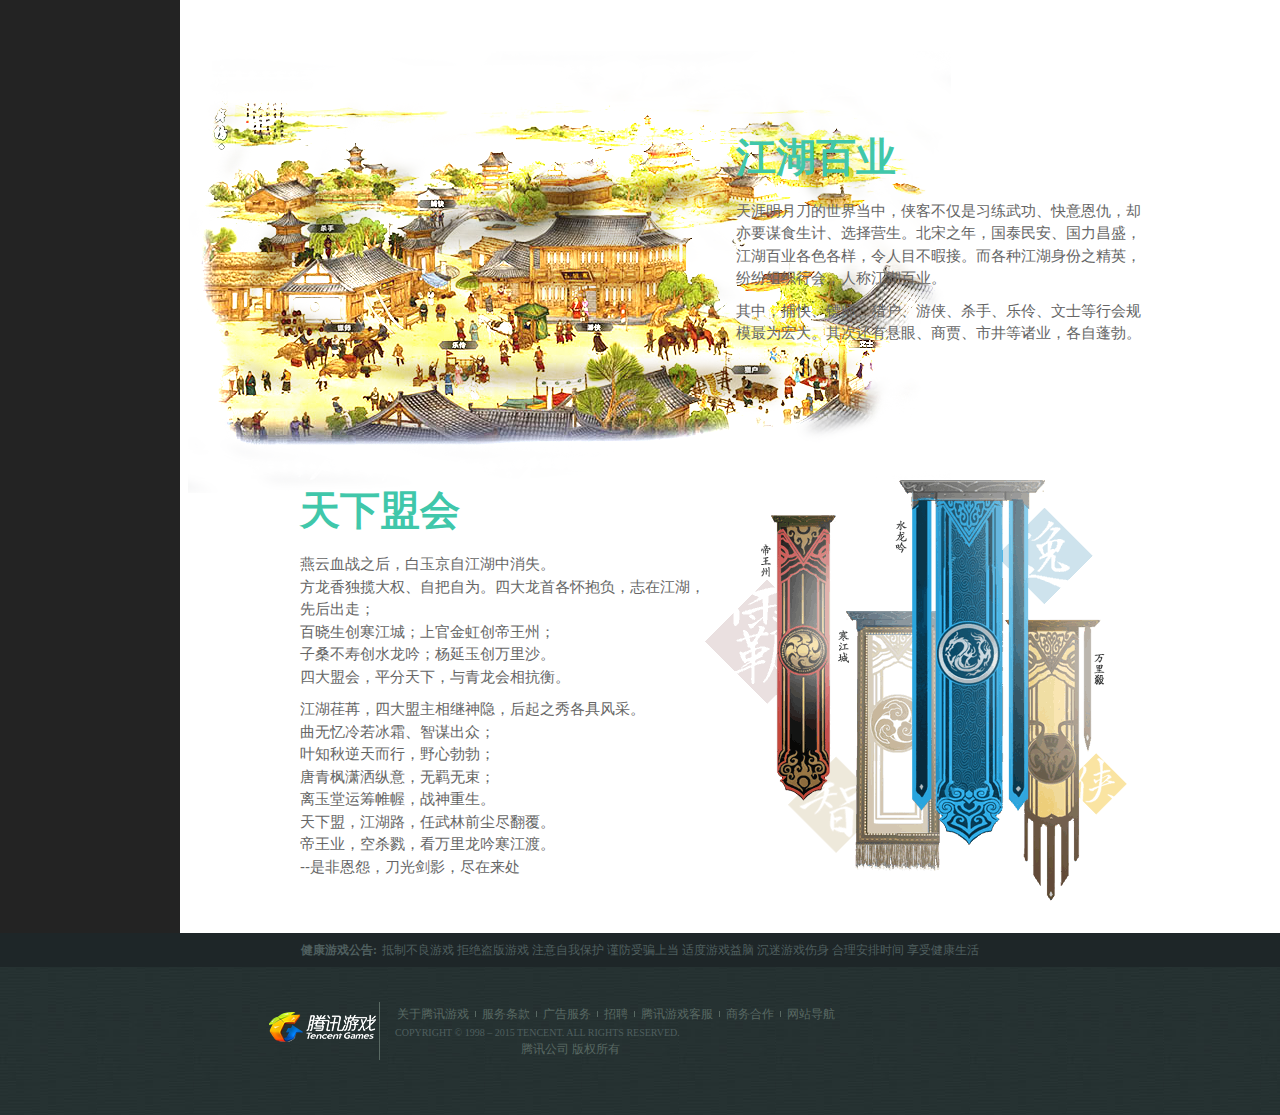
<file: xinshou.html>
<!DOCTYPE html>
<html>
<head lang="en">
  <meta charset="UTF-8">
  <title>新手指南</title>
  <link rel="stylesheet" href="css/xinshou.css">
  <link rel="stylesheet" href="font6/iconfont.css"/>
  <link rel="shortcut icon" type="image/x-icon" href="favicon.ico"/>

</head>
<body>
<script src="js/common.js"></script>
<script src="js/jquery-1.12.2.js"></script>

<!--  banner开始  -->
<div class="banner" id="banner">
  <div class="bx">
    <ul class="clearfloat">
      <!-- 腾讯游戏logo -->
      <li class="logo">
        <a href="javascript:void(0);" title="腾讯logo"></a>
      </li>
      <!-- qq炫舞广告部分 -->
      <li class="xw" id="xw">
        <img src="images/xinshou/qqxw.jpg"/>
        <!--qq炫舞悬停时出现的版块-->
        <div class="xwbig">
          <a href="#" id="xwbig">
            <img src="images/xinshou/qqxwB.jpg"/>
          </a>
        </div>
      </li>
      <!-- 成长守护平台 -->
      <li class="grow">
        <a href="#">成长守护平台</a>
      </li>
      <!--腾讯游戏排行榜-->
      <li class="txrank" id="txrank">
        <span class="rank">腾讯游戏排行榜</span>
        <i class="iconfont srank">&#xe615;</i>
        <!--腾讯游戏排行榜悬停时出现的版块-->
        <div class="content" id="content">
          <ul class="u1">
            <li class="lib1 fl">
              <p><span class="new">新游排行榜</span><a href="#" class="more">更多>></a></p>
              <div class="line"></div>
              <p class="rm"><span>排名</span>&nbsp;&nbsp;&nbsp;<span>游戏</span></p>
              <ul class="u2" id="u2">
                <li class="li1">
                  <span class="rank-ico">1</span>
                  <span class="visual visual1">冒险岛2</span>
                  <div class="uvisual uvisual1">
                    <a href="#">
                      <img src="images/xinshou/mxd2-2.jpg"/>
                    </a>
                  </div>
                </li>
                <li>
                  <span class="rank-ico">2</span>
                  <span class="visual">变形金刚OL</span>
                  <div class="uvisual">
                    <a href="#">
                      <img src="images/xinshou/mxd2-2.jpg"/>
                    </a>
                  </div>
                </li>
                <li>
                  <span class="rank-ico">3</span>
                  <span class="visual">兽人必须死</span>
                  <div class="uvisual">
                    <a href="#">
                      <img src="images/xinshou/omd-2.jpg"/>
                    </a>
                  </div>
                </li>
                <li>
                  <span class="rank-ico">4</span>
                  <span class="visual">火源计划</span>
                  <div class="uvisual">
                    <a href="#">
                      <img src="images/xinshou/hyjh-2.jpg"/>
                    </a>
                  </div>
                </li>
                <li>
                  <span class="rank-ico">5</span>
                  <span class="visual">流放之路</span>
                  <div class="uvisual">
                    <a href="#">
                      <img src="images/xinshou/lfzl-2.jpg"/>
                    </a>
                  </div>
                </li>
                <li>
                  <span class="rank-ico">6</span>
                  <span class="visual">全职大师</span>
                  <div class="uvisual">
                    <a href="#">
                      <img src="images/xinshou/qzds-2.jpg"/>
                    </a>
                  </div>
                </li>
                <li>
                  <span class="rank-ico">7</span>
                  <span class="visual">极品飞车</span>
                  <div class="uvisual">
                    <a href="#">
                      <img src="images/xinshou/jpfcol-2.jpg"/>
                    </a>
                  </div>
                </li>
                <li>
                  <span class="rank-ico">8</span>
                  <span class="visual">刀锋铁骑</span>
                  <div class="uvisual">
                    <a href="#">
                      <img src="images/xinshou/t7-2.jpg"/>
                    </a>
                  </div>
                </li>
                <li>
                  <span class="rank-ico">9</span>
                  <span class="visual">蛇蛇争霸</span>
                  <div class="uvisual">
                    <a href="#">
                      <img src="images/xinshou/sszb-2.jpg"/>
                    </a>
                  </div>
                </li>
                <li>
                  <span class="rank-ico">10</span>
                  <span class="visual">斗罗大陆</span>
                  <div class="uvisual">
                    <a href="#">
                      <img src="images/xinshou/dldl-2.jpg"/>
                    </a>
                  </div>
                </li>
              </ul>
            </li>
            <li class="bline fl"></li>
            <li class="lib2 fl">
              <p><span class="new">热门排行榜</span><a href="#" class="more">更多>></a></p>
              <div class="line"></div>
              <p class="rm"><span>排名</span>&nbsp;&nbsp;&nbsp;<span>游戏</span></p>
              <ul class="u2" id="u3">
                <li class="li1">
                  <span class="rank-ico">1</span>
                  <span class="visual visual1">英雄联盟</span>
                  <div class="uvisual uvisual1">
                    <a href="#">
                      <img src="images/xinshou/lol-2.jpg"/>
                    </a>
                  </div>
                </li>
                <li>
                  <span class="rank-ico">2</span>
                  <span class="visual">地下城与勇士</span>
                  <div class="uvisual">
                    <a href="#">
                      <img src="images/xinshou/dnf-2.jpg"/>
                    </a>
                  </div>
                </li>
                <li>
                  <span class="rank-ico">3</span>
                  <span class="visual">穿越火线</span>
                  <div class="uvisual">
                    <a href="#">
                      <img src="images/xinshou/cf-2.jpg"/>
                    </a>
                  </div>
                </li>
                <li>
                  <span class="rank-ico">4</span>
                  <span class="visual">QQ炫舞</span>
                  <div class="uvisual">
                    <a href="#">
                      <img src="images/xinshou/x5-2.jpg"/>
                    </a>
                  </div>
                </li>
                <li>
                  <span class="rank-ico">5</span>
                  <span class="visual">FIFA Online3</span>
                  <div class="uvisual">
                    <a href="#">
                      <img src="images/xinshou/fifa-2.jpg"/>
                    </a>
                  </div>
                </li>
                <li>
                  <span class="rank-ico">6</span>
                  <span class="visual">QQ飞车</span>
                  <div class="uvisual">
                    <a href="#">
                      <img src="images/xinshou/speed-2.jpg"/>
                    </a>
                  </div>
                </li>
                <li>
                  <span class="rank-ico">7</span>
                  <span class="visual">逆战</span>
                  <div class="uvisual">
                    <a href="#">
                      <img src="images/xinshou/nz-2.jpg"/>
                    </a>
                  </div>
                </li>
                <li>
                  <span class="rank-ico">8</span>
                  <span class="visual">天涯明月刀</span>
                  <div class="uvisual">
                    <a href="#">
                      <img src="images/xinshou/wuxia-2.jpg"/>
                    </a>
                  </div>
                </li>
                <li>
                  <span class="rank-ico">9</span>
                  <span class="visual">英魂之刃</span>
                  <div class="uvisual">
                    <a href="#">
                      <img src="images/xinshou/yhzr-2.jpg"/>
                    </a>
                  </div>
                </li>
                <li>
                  <span class="rank-ico">10</span>
                  <span class="visual">梦幻恋舞</span>
                  <div class="uvisual">
                    <a href="#">
                      <img src="images/xinshou/mhdw-2.jpg"/>
                    </a>
                  </div>
                </li>
              </ul>
            </li>
            <li class="bline fl"></li>
            <li class="lib3 fl">
              <p><span class="new">手游排行榜</span><a href="#" class="more">更多>></a></p>
              <div class="line"></div>
              <p class="rm"><span>排名</span>&nbsp;&nbsp;&nbsp;<span>游戏</span></p>
              <ul class="u2" id="u4">
                <li class="li1">
                  <span class="rank-ico">1</span>
                  <span class="visual visual1">王者荣耀</span>
                  <div class="uvisual uvisual1">
                    <a href="#">
                      <img src="images/xinshou/sgame-22.jpg"/>
                    </a>
                  </div>
                </li>
                <li>
                  <span class="rank-ico">2</span>
                  <span class="visual">天天酷跑</span>
                  <div class="uvisual">
                    <a href="#">
                      <img src="images/xinshou/pao-2.jpg"/>
                    </a>
                  </div>
                </li>
                <li>
                  <span class="rank-ico">3</span>
                  <span class="visual">欢乐斗地主</span>
                  <div class="uvisual">
                    <a href="#">
                      <img src="images/xinshou/huanle-2.jpg"/>
                    </a>
                  </div>
                </li>
                <li>
                  <span class="rank-ico">4</span>
                  <span class="visual">热血传奇</span>
                  <div class="uvisual">
                    <a href="#">
                      <img src="images/xinshou/mir-2.jpg"/>
                    </a>
                  </div>
                </li>
                <li>
                  <span class="rank-ico">5</span>
                  <span class="visual">梦幻诛仙</span>
                  <div class="uvisual">
                    <a href="#">
                      <img src="images/xinshou/mhzx-2.jpg"/>
                    </a>
                  </div>
                </li>
                <li>
                  <span class="rank-ico">6</span>
                  <span class="visual">御龙在天手游</span>
                  <div class="uvisual">
                    <a href="#">
                      <img src="images/xinshou/ylsy-2.jpg"/>
                    </a>
                  </div>
                </li>
                <li>
                  <span class="rank-ico">7</span>
                  <span class="visual">征途</span>
                  <div class="uvisual">
                    <a href="#">
                      <img src="images/xinshou/ztsy-2.jpg"/>
                    </a>
                  </div>
                </li>
                <li>
                  <span class="rank-ico">8</span>
                  <span class="visual">火影忍者</span>
                  <div class="uvisual">
                    <a href="#">
                      <img src="images/xinshou/hyrz-2.jpg"/>
                    </a>
                  </div>
                </li>
                <li>
                  <span class="rank-ico">9</span>
                  <span class="visual">皇室战争</span>
                  <div class="uvisual">
                    <a href="#">
                      <img src="images/xinshou/hszz-2.jpg"/>
                    </a>
                  </div>
                </li>
              </ul>
            </li>
          </ul>
        </div>
      </li>
    </ul>
  </div>
</div>
<!--qq炫舞-->
<script src="js/qqxw.js"></script>
<!--腾讯游戏-->
<script src="js/txgame.js"></script>

<!--  banner结束  -->


<!--<div class="dhead" id="dhead">-->
</div>
<div class="wrapper">
  <div class="nav">
   <div class="left-tys">
    <div class="logo">
      <!--#需要链接到首页里去-->
      <a href="index.html" title="天涯明月刀官方网站" target="_blank">天涯明月刀官方网站</a>
    </div>
   </div>
    <div class="s-logo">
      <div class="zuixin">
        <!--#需要链接到最新版本里去-->
        <a href="#" title="天涯明月刀官方网站" target="_blank">天涯明月刀官方网站</a>
      </div>
    </div>
   <div class="left-tyx">
   </div>
   <div class="left-h"></div>

   <div class="cz-bb">
     <div class="cz">
       <i class="xml">01</i>
       <span class="js">成长加速</span>
     </div>
     <div class="bb">
       <i class="xml">02</i>
       <span class="js">版本历史</span>
     </div>
  </div>


  <div class="xszn">
    <div class="img"></div>
  </div>
  <div class="czjm">
    <span class="yxjj">
       <i class="xml-comm">01</i>
       <span class="js-comm">游戏简介</span>
    </span>
    <span class="jqyx">
       <i class="xml-comm">02</i>
       <span class="js-comm">进入游戏</span>
    </span>
    <span class="yxjm">
       <i class="xml-comm">03</i>
       <span class="js-comm">游戏界面</span>
    </span>
    <span class="jbcz">
       <i class="xml-comm">04</i>
       <span class="js-comm">基本操作</span>
    </span>
    <span class="tyyd">
       <i class="xml-comm">05</i>
       <span class="js-comm">体验引导</span>
    </span>
  </div>

  <div class="yxts">
    <div class="img"></div>
  </div>
  <div class="ewm">
    <span><img src="images/xinshou/ewm.jpg" alt=""/></span>
  </div>
  <span class="z-togw">返回官网</span>

 </div>

  <div class="header" id="header">
    <h1 class="slogo">新手指南</h1>
    <div class="snav" id="snav">
      <ul>
        <li class="cate-yx"><a href="#"><i class="ml">01</i><b></b>游戏简介</a></li>
        <li class="cate-jq"><a href="#"><i class="ml">02</i><b></b>进入游戏</a></li>
        <li class="cate-jm"><a href="#"><i class="ml">03</i><b></b>游戏界面</a></li>
        <li class="cate-jb"><a href="#"><i class="ml">04</i><b></b>基本操作</a></li>
        <li class="cate-ty"><a href="#"><i class="ml">05</i><b></b>体验引导</a></li>
      </ul>

    </div>

  </div>

  <div class="container">
    <div class="article-fstpart">
      <div class="myd" id="myd">
        <h2>什么是天涯明月刀？</h2>
        <p>《天涯明月刀》是腾讯游戏自主研发的首款3D武侠题材的MMORPG游戏，采用自主研发的Quicksliver引擎，是比肩国际顶尖水平的次世代网络游戏。其场景描绘了浪漫与现实之间广袤天地，造型呈现了时尚与传统结合的侠之本色，
          战斗再写了在力度与过招中的武林硝烟，体现了目前国内游戏表现的最高水准。众多国际知名电影人在游戏的故事创作、武术动作、美术风格、服装设计等方面给予了充分的专业指导，令《天涯明月刀》成为业内首款采用顶尖电影人班底创作，
          以电影化的创作手法与游戏完美融合的电影网游。</p>
        <div class="vido" id="vido">
          <a href="#"><img src="images/xinshou/v.jpg" alt=""/></a>
        </div>
      </div>
      <div class="timeline">
        <span class="img"><img src="images/xinshou/timeline.png" alt="时间链"/></span>
        <ul class="clearfix">
          <li>
            <span>2010年</span>
            <b>立项</b>
          </li>
          <li>

            <span>&nbsp;2011年</span>
            <b>&nbsp;首次发布</b>
          </li>
          <li>
            <span>&nbsp;2012年</span>
            <b>&nbsp;技术测试</b>
          </li>
          <li>
            <span>2013年</span>
            <b>九月鹰飞测试</b>
          </li>
          <li class="year-s">
            <span>2014年</span>
            <b>剑试蔷薇测试</b>
          </li>
          <li class="year-w">
            <span>2015年</span>
            <b>陌上花开<br/>不删档测试</b>
          </li>
        </ul>
      </div>
    </div>
    <div class="info-world">
      <h2>武侠世界</h2>
      <p>有人的地方就有恩怨。有恩怨的地方就是江湖。<br/>
        江湖之中，名侠沈浪，痛快一战快活王，已三十年。小李飞<br/>
        刀、例无虚发，李寻欢归隐人世，已二十年。<br/>
        近十年来，太白、神威、唐门、丐帮、天香、五毒、少林、真<br/>
        武、神刀等派崭露头角，群雄并立于八荒之中。<br/>
        其时，武林第一人公子羽在天山魔教一役之后，便极少出现在江湖之中。<br/>
        而传说中至为神秘而强大的组织青龙会，<br/>
        亦神出鬼没，无人得见其峥嵘。<br/>
        十日前，九华孟家传书，向八荒求援，惊破了江湖长久以来的宁静……</p>
    </div>

    <div class="bhmp">
      <h2>八荒门派</h2>
      <!--<span class="img">-->
        <!--<img src="images/xinshou/bg-1.jpg" alt=""/>-->
      <!--</span>-->
      <span>天涯明月刀的世界中，有太白、神威、唐门、丐帮、真武、天<br/>
        香、五毒、少林、等各派，合称八荒。近年来或有人将神刀亦<br/>
        列入其中。八荒门派为武学宗师之渊，不涉足江湖纷争恩怨之<br/>
        中。<br/>
        八荒各据开宗立派之武功，太白剑术之快，神威枪弓之猛，唐<br/>
        门傀儡之奇，丐帮拳脚之痛快，真武双剑之生合，天香医术之<br/>
        精巧，五毒身法之诡魅……八荒广收门徒，江湖中根骨清奇之<br/><p>少年，尽可投入其中</p></span>

      <div class="images" id="images">
        <ul>
          <li class="img1"><a href="#"><img src="images/xinshou/ima-1.jpg" alt=""/></a></li>
          <li class="img2"><a href="#"><img src="images/xinshou/ima-2.jpg" alt=""/></a></li>
          <li class="img3"><a href="#"><img src="images/xinshou/ima-3.jpg" alt=""/></a></li>
          <li class="img4"><a href="#"><img src="images/xinshou/ima-4.jpg" alt=""/></a></li>
          <li class="img5"><a href="#"><img src="images/xinshou/ima-5.jpg" alt=""/></a></li>
          <li class="img6"><a href="#"><img src="images/xinshou/ima-6.jpg" alt=""/></a></li>
        </ul>
      </div>
    </div>

    </div>


  <div class="jhby">
    <span class="img"><img src="images/xinshou/experience_img10.png" alt=""/></span>
    <div class="in">
      <h2>江湖百业</h2>
      <p>天涯明月刀的世界当中，侠客不仅是习练武功、快意恩仇，却<br/>
        亦要谋食生计、选择营生。北宋之年，国泰民安、国力昌盛，<br/>
        江湖百业各色各样，令人目不暇接。而各种江湖身份之精英，<br/>
        纷纷组织行会，人称江湖百业。<br></p>
      <p>其中，捕快、镖师、猎户、游侠、杀手、乐伶、文士等行会规<br/>
        模最为宏大。其次还有悬眼、商贾、市井等诸业，各自蓬勃。</p>
    </div>
  </div>

  <div class="txmh">
  <h2>天下盟会</h2>
  <p>燕云血战之后，白玉京自江湖中消失。<br/>
  方龙香独揽大权、自把自为。四大龙首各怀抱负，志在江湖，<br/>
    先后出走；<br/>
  百晓生创寒江城；上官金虹创帝王州；<br/>
  子桑不寿创水龙吟；杨延玉创万里沙。<br/>
  四大盟会，平分天下，与青龙会相抗衡。</p>
  <p>江湖荏苒，四大盟主相继神隐，后起之秀各具风采。<br/>
  曲无忆冷若冰霜、智谋出众；<br/>
  叶知秋逆天而行，野心勃勃；<br/>
  唐青枫潇洒纵意，无羁无束；<br/>
  离玉堂运筹帷幄，战神重生。<br/>
  天下盟，江湖路，任武林前尘尽翻覆。<br/>
  帝王业，空杀戮，看万里龙吟寒江渡。<br/>
  --是非恩怨，刀光剑影，尽在来处</p>
  <span class="img"><img src="images/xinshou/bg-3.png" alt=""/></span>

  </div>
  <!---------->
  <!--<div class="footer">-->
  <div class="footer">
    <p class="healthy"><strong>健康游戏公告:</strong><span>抵制不良游戏</span>&nbsp;<span>拒绝盗版游戏</span>&nbsp;<span>注意自我保护</span>&nbsp;<span>谨防受骗上当</span>&nbsp;<span>适度游戏益脑</span>&nbsp;<span>沉迷游戏伤身</span>&nbsp;<span>合理安排时间</span>&nbsp;<span>享受健康生活</span></p>
    <div id="footer_ied" class="footer_ied">
      <div class="wrap_logo"><a class="tg" href="####">腾讯互动娱乐</a></div>
      <div class="wrap_ied">
        <p class="flks"><a href="####">关于腾讯游戏</a><i>|</i><a href="####">服务条款</a><i>|</i><a href="####">广告服务</a><i>|</i><a href="####">招聘</a><i>|</i><a href="####">腾讯游戏客服</a><i>|</i><a href="####">商务合作</a><i>|</i><a href="####">网站导航</a></p>
        <p class="ftce">COPYRIGHT &copy; 1998 &ndash; 2015 TENCENT. ALL RIGHTS RESERVED.</p>
        <p class="ftcc"><a href="####">腾讯公司&nbsp;版权所有</a></p>
      </div>
    </div>
  </div>
  </div>
</div>
<script src="js/xinshou.js">
//  var snav = $id("snav");
//  var banner = $id("banner");
//  var dhead = $id("dhead");
//  var article=$id("article-fstpart");
//  var myd=$id("myd");
//  var vido=$id("vido");
////  $(function(){
////    var snav = $("#snav");
////    var dhead=$("#dhead");
////   $(window).on("scroll",function(){
////     var y=$(window).scrollTop();
////     var height = dhead.css("top")+snav.top("top");
////     if(y>height){
////       snav.css("position","fixed").css("top",0);
////     }else{
////       snav.css("position","");
////     }
////   });
////  });
//
//
//
//
//  function getScroll(){
//    return {
//      top:window.pageYOffset || document.body.scrollTop || document.documentElement.scrollTop || 0,
//      left:window.pageXOffset || document.body.scrollLeft || document.documentElement.scrollLeft || 0
//    };
//  }
//  document.onscroll=function(){
//    //console.log(scrollTop);//约90
//    //滚动的高度
//    var scrollTop = getScroll().top;
//    //获取滚动后的最大高度
//    var heightMax=snav.offsetHeight+banner.offsetHeight;
//    if(scrollTop>heightMax){
////      snav.style.position="fixed";
//      snav.className="snav fixed"
////      article.style.marginTop=snav.offsetHeight+"px";
////      myd.style.marginTop=snav.offsetHeight+"px";
////      vido.style.paddingTop=snav.offsetHeight+"px";
//    }else{
//      snav.className="snav";
////      article.style.marginTop=""+"px";
////      myd.style.marginTop=""+"px";
////      vido.style.paddingTop=""+"px";
//    }
//    console.log(heightMax);
//  }
//
//  $(function(){
//
////    $("#images img").hover(function(){
////      $(this).stop().animate({width:100,height:400});
////      $(this).siblings().stop().animate({width:62,height:290});
////    },function(){
////      $("#images img").animate({width:62,height:300});
////    })
//
//    $("#images img").hover(function(){
//        $(this).css({width:100,height:400});
//        $(this).siblings().css({width:62,height:275});
//      },function(){
//      $("#images img").css({width:62,height:300});
//      });
//
//
//
//  });




//  function getStyle(element,attr){
//    if(window.getComputedStyle){
//      return getComputedStyle(element,null)[attr];
//    }else{
//      return element.currentStyle[attr];
//    }
//  }
//
//  function animate(element,attr,target){
//    clearInterval(element.timer);
//    element.timer=setInterval(function(){
//      var current=parseFloat(getStyle(element,attr));
//      var step= (target-current)/10;
//      step=target-current>0?Math.ceil(step):Math.floor(step);
//      current+=step;
//      element.style[attr]=current+"px";
//      if(current==target) {
//        clearInterval(element.timer);
//      }
//    },50);
//  }
//
//  var lis=$id("images").children[0].children;
//  for(var i=0;i<lis.length;i++){
//    lis[i].style.background="url(../images/xinshou/+bg-1.jpg)";
//    lis[i].onmouseover=mouoverHandel;
//    lis[i].onmouseout=mouseoutHandel;
//  }
//  function mouoverHandel(){
//    for(var j=0;j<lis.length;j++){
//      animate(lis[i],"width",30);
//    }
//      animate(this,"width",100);
//  }
//  function mouseoutHandel(){
//    for(var j=0;j<lis.length;j++){
//      animate(lis[i],"width",62);
//    }
//  }

//  var height = snav.scrollHeight();

//  console.log(snav);
//  for(var i=0;i<snav.length;i++){
//    snav[i].onmouseover=function(){
//
//    }
//  }
</script>

</body>
</html>
</file>
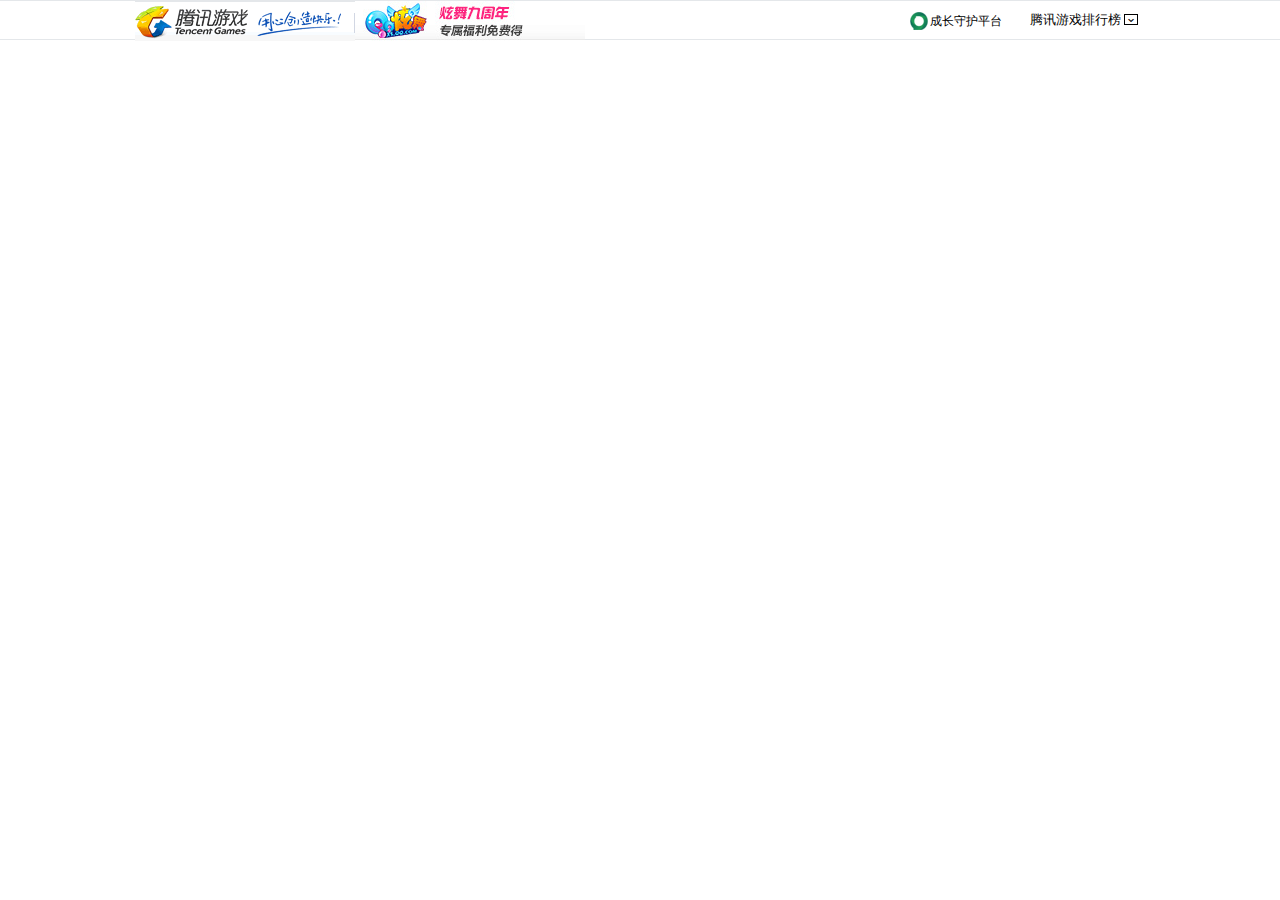
<file: banner/banner.html>
<!doctype html>
<html lang="en">
<head>
  <meta charset="UTF-8">
  <title>天涯明月刀-官方网站-腾讯游戏-电影网游新艺术，这就是武侠</title>
  <link rel="stylesheet" href="font/iconfont.css"/>
  <link rel="stylesheet" href="css/common.css"/>
  <link rel="stylesheet" href="css/banner.css"/>
  <link rel="shortcut icon" type="image/x-icon" href="favicon.ico"/>
  <script src="js/common.js"></script>
</head>
<body>
<!--  banner开始  -->
<div class="banner">
  <div class="bx">
    <ul class="clearfloat">
      <!-- 腾讯游戏logo -->
      <li class="logo">
        <a href="javascript:void(0);" title="腾讯logo"></a>
      </li>
      <!-- qq炫舞广告部分 -->
      <li class="xw" id="xw">
        <img src="img/qqxw.jpg"/>
        <!--qq炫舞悬停时出现的版块-->
        <div class="xwbig">
          <a href="#" id="xwbig">
            <img src="img/qqxwB.jpg"/>
          </a>
        </div>
      </li>
      <!-- 成长守护平台 -->
      <li class="grow">
        <a href="#">成长守护平台</a>
      </li>
      <!--腾讯游戏排行榜-->
      <li class="txrank" id="txrank">
        <span class="rank">腾讯游戏排行榜</span>
        <i class="iconfont srank">&#xe615;</i>
        <!--腾讯游戏排行榜悬停时出现的版块-->
        <div class="content" id="content">
          <ul class="u1">
            <li class="lib1 fl">
              <p><span class="new">新游排行榜</span><a href="#" class="more">更多>></a></p>
              <div class="line"></div>
              <p class="rm"><span>排名</span>&nbsp;&nbsp;&nbsp;<span>游戏</span></p>
              <ul class="u2" id="u2">
                <li class="li1">
                  <span class="rank-ico">1</span>
                  <span class="visual visual1">冒险岛2</span>
                  <div class="uvisual uvisual1">
                    <a href="#">
                      <img src="img/mxd2-2.jpg"/>
                    </a>
                  </div>
                </li>
                <li>
                  <span class="rank-ico">2</span>
                  <span class="visual">变形金刚OL</span>
                  <div class="uvisual">
                    <a href="#">
                      <img src="img/mxd2-2.jpg"/>
                    </a>
                  </div>
                </li>
                <li>
                  <span class="rank-ico">3</span>
                  <span class="visual">兽人必须死</span>
                  <div class="uvisual">
                    <a href="#">
                      <img src="img/omd-2.jpg"/>
                    </a>
                  </div>
                </li>
                <li>
                  <span class="rank-ico">4</span>
                  <span class="visual">火源计划</span>
                  <div class="uvisual">
                    <a href="#">
                      <img src="img/hyjh-2.jpg"/>
                    </a>
                  </div>
                </li>
                <li>
                  <span class="rank-ico">5</span>
                  <span class="visual">流放之路</span>
                  <div class="uvisual">
                    <a href="#">
                      <img src="img/lfzl-2.jpg"/>
                    </a>
                  </div>
                </li>
                <li>
                  <span class="rank-ico">6</span>
                  <span class="visual">全职大师</span>
                  <div class="uvisual">
                    <a href="#">
                      <img src="img/qzds-2.jpg"/>
                    </a>
                  </div>
                </li>
                <li>
                  <span class="rank-ico">7</span>
                  <span class="visual">极品飞车</span>
                  <div class="uvisual">
                    <a href="#">
                      <img src="img/jpfcol-2.jpg"/>
                    </a>
                  </div>
                </li>
                <li>
                  <span class="rank-ico">8</span>
                  <span class="visual">刀锋铁骑</span>
                  <div class="uvisual">
                    <a href="#">
                      <img src="img/t7-2.jpg"/>
                    </a>
                  </div>
                </li>
                <li>
                  <span class="rank-ico">9</span>
                  <span class="visual">蛇蛇争霸</span>
                  <div class="uvisual">
                    <a href="#">
                      <img src="img/sszb-2.jpg"/>
                    </a>
                  </div>
                </li>
                <li>
                  <span class="rank-ico">10</span>
                  <span class="visual">斗罗大陆</span>
                  <div class="uvisual">
                    <a href="#">
                      <img src="img/dldl-2.jpg"/>
                    </a>
                  </div>
                </li>
              </ul>
            </li>
            <li class="bline fl"></li>
            <li class="lib2 fl">
              <p><span class="new">热门排行榜</span><a href="#" class="more">更多>></a></p>
              <div class="line"></div>
              <p class="rm"><span>排名</span>&nbsp;&nbsp;&nbsp;<span>游戏</span></p>
              <ul class="u2" id="u3">
                <li class="li1">
                  <span class="rank-ico">1</span>
                  <span class="visual visual1">英雄联盟</span>
                  <div class="uvisual uvisual1">
                    <a href="#">
                      <img src="img/lol-2.jpg"/>
                    </a>
                  </div>
                </li>
                <li>
                  <span class="rank-ico">2</span>
                  <span class="visual">地下城与勇士</span>
                  <div class="uvisual">
                    <a href="#">
                      <img src="img/dnf-2.jpg"/>
                    </a>
                  </div>
                </li>
                <li>
                  <span class="rank-ico">3</span>
                  <span class="visual">穿越火线</span>
                  <div class="uvisual">
                    <a href="#">
                      <img src="img/cf-2.jpg"/>
                    </a>
                  </div>
                </li>
                <li>
                  <span class="rank-ico">4</span>
                  <span class="visual">QQ炫舞</span>
                  <div class="uvisual">
                    <a href="#">
                      <img src="img/x5-2.jpg"/>
                    </a>
                  </div>
                </li>
                <li>
                  <span class="rank-ico">5</span>
                  <span class="visual">FIFA Online3</span>
                  <div class="uvisual">
                    <a href="#">
                      <img src="img/fifa-2.jpg"/>
                    </a>
                  </div>
                </li>
                <li>
                  <span class="rank-ico">6</span>
                  <span class="visual">QQ飞车</span>
                  <div class="uvisual">
                    <a href="#">
                      <img src="img/speed-2.jpg"/>
                    </a>
                  </div>
                </li>
                <li>
                  <span class="rank-ico">7</span>
                  <span class="visual">逆战</span>
                  <div class="uvisual">
                    <a href="#">
                      <img src="img/nz-2.jpg"/>
                    </a>
                  </div>
                </li>
                <li>
                  <span class="rank-ico">8</span>
                  <span class="visual">天涯明月刀</span>
                  <div class="uvisual">
                    <a href="#">
                      <img src="img/wuxia-2.jpg"/>
                    </a>
                  </div>
                </li>
                <li>
                  <span class="rank-ico">9</span>
                  <span class="visual">英魂之刃</span>
                  <div class="uvisual">
                    <a href="#">
                      <img src="img/yhzr-2.jpg"/>
                    </a>
                  </div>
                </li>
                <li>
                  <span class="rank-ico">10</span>
                  <span class="visual">梦幻恋舞</span>
                  <div class="uvisual">
                    <a href="#">
                      <img src="img/mhdw-2.jpg"/>
                    </a>
                  </div>
                </li>
              </ul>
            </li>
            <li class="bline fl"></li>
            <li class="lib3 fl">
              <p><span class="new">手游排行榜</span><a href="#" class="more">更多>></a></p>
              <div class="line"></div>
              <p class="rm"><span>排名</span>&nbsp;&nbsp;&nbsp;<span>游戏</span></p>
              <ul class="u2" id="u4">
                <li class="li1">
                  <span class="rank-ico">1</span>
                  <span class="visual visual1">王者荣耀</span>
                  <div class="uvisual uvisual1">
                    <a href="#">
                      <img src="img/sgame-22.jpg"/>
                    </a>
                  </div>
                </li>
                <li>
                  <span class="rank-ico">2</span>
                  <span class="visual">天天酷跑</span>
                  <div class="uvisual">
                    <a href="#">
                      <img src="img/pao-2.jpg"/>
                    </a>
                  </div>
                </li>
                <li>
                  <span class="rank-ico">3</span>
                  <span class="visual">欢乐斗地主</span>
                  <div class="uvisual">
                    <a href="#">
                      <img src="img/huanle-2.jpg"/>
                    </a>
                  </div>
                </li>
                <li>
                  <span class="rank-ico">4</span>
                  <span class="visual">热血传奇</span>
                  <div class="uvisual">
                    <a href="#">
                      <img src="img/mir-2.jpg"/>
                    </a>
                  </div>
                </li>
                <li>
                  <span class="rank-ico">5</span>
                  <span class="visual">梦幻诛仙</span>
                  <div class="uvisual">
                    <a href="#">
                      <img src="img/mhzx-2.jpg"/>
                    </a>
                  </div>
                </li>
                <li>
                  <span class="rank-ico">6</span>
                  <span class="visual">御龙在天手游</span>
                  <div class="uvisual">
                    <a href="#">
                      <img src="img/ylsy-2.jpg"/>
                    </a>
                  </div>
                </li>
                <li>
                  <span class="rank-ico">7</span>
                  <span class="visual">征途</span>
                  <div class="uvisual">
                    <a href="#">
                      <img src="img/ztsy-2.jpg"/>
                    </a>
                  </div>
                </li>
                <li>
                  <span class="rank-ico">8</span>
                  <span class="visual">火影忍者</span>
                  <div class="uvisual">
                    <a href="#">
                      <img src="img/hyrz-2.jpg"/>
                    </a>
                  </div>
                </li>
                <li>
                  <span class="rank-ico">9</span>
                  <span class="visual">皇室战争</span>
                  <div class="uvisual">
                    <a href="#">
                      <img src="img/hszz-2.jpg"/>
                    </a>
                  </div>
                </li>
              </ul>
            </li>
          </ul>
        </div>
      </li>
    </ul>
  </div>
</div>
<!--qq炫舞-->
<script src="js/qqxw.js"></script>
<!--腾讯游戏-->
<script src="js/txgame.js"></script>

<!--  banner结束  -->

</body>
</html>
</file>
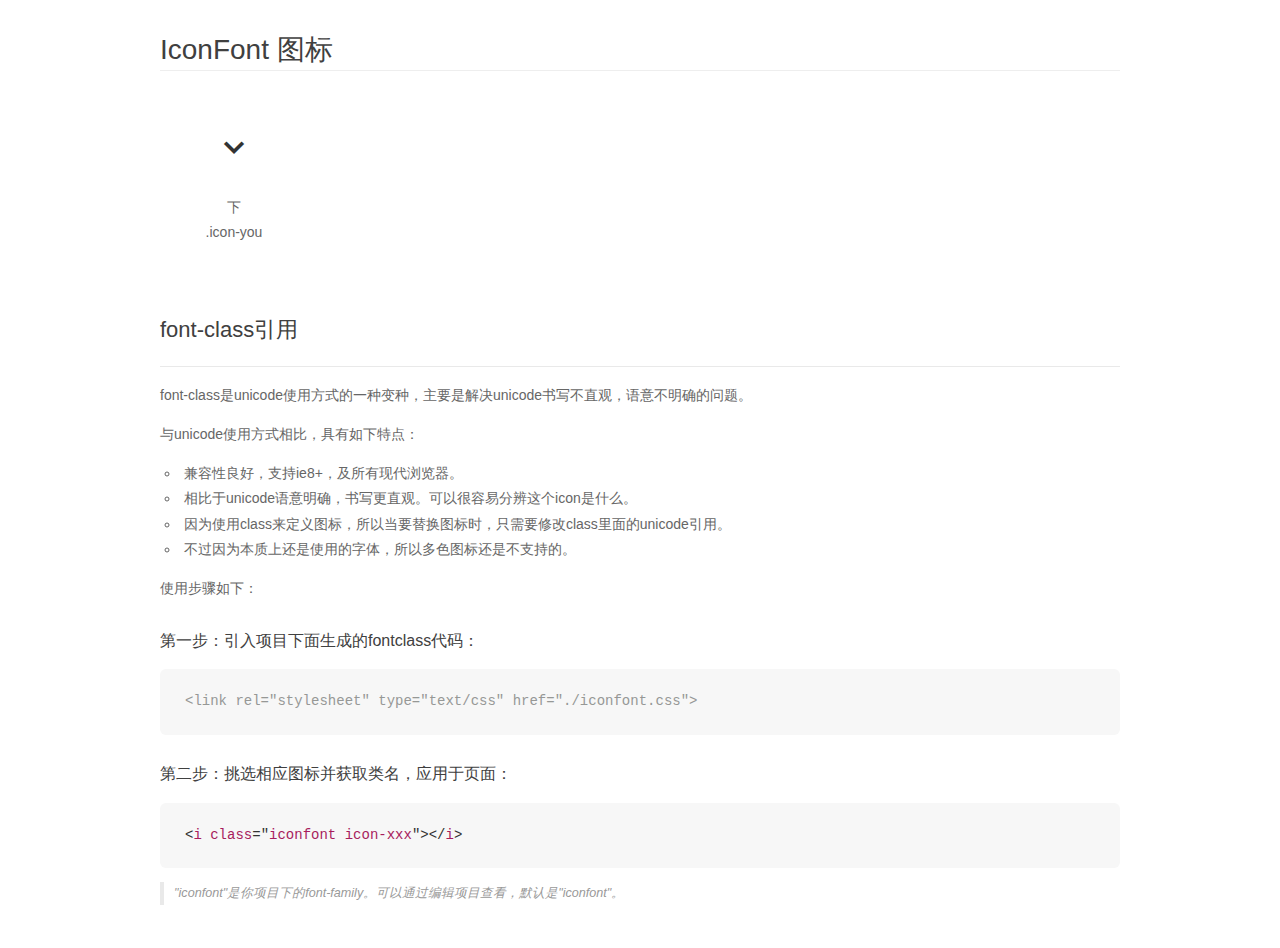
<file: font/demo_fontclass.html>
<!DOCTYPE html>
<html>
<head>
    <meta charset="utf-8"/>
    <title>IconFont</title>
    <link rel="stylesheet" href="demo.css">
    <link rel="stylesheet" href="iconfont.css">
</head>
<body>
    <div class="main markdown">
        <h1>IconFont 图标</h1>
        <ul class="icon_lists clear">
            
                <li>
                <i class="icon iconfont icon-you"></i>
                    <div class="name">下</div>
                    <div class="fontclass">.icon-you</div>
                </li>
            
        </ul>

        <h2 id="font-class-">font-class引用</h2>
        <hr>

        <p>font-class是unicode使用方式的一种变种，主要是解决unicode书写不直观，语意不明确的问题。</p>
        <p>与unicode使用方式相比，具有如下特点：</p>
        <ul>
        <li>兼容性良好，支持ie8+，及所有现代浏览器。</li>
        <li>相比于unicode语意明确，书写更直观。可以很容易分辨这个icon是什么。</li>
        <li>因为使用class来定义图标，所以当要替换图标时，只需要修改class里面的unicode引用。</li>
        <li>不过因为本质上还是使用的字体，所以多色图标还是不支持的。</li>
        </ul>
        <p>使用步骤如下：</p>
        <h3 id="-fontclass-">第一步：引入项目下面生成的fontclass代码：</h3>


        <pre><code class="lang-js hljs javascript"><span class="hljs-comment">&lt;link rel="stylesheet" type="text/css" href="./iconfont.css"&gt;</span></code></pre>
        <h3 id="-">第二步：挑选相应图标并获取类名，应用于页面：</h3>
        <pre><code class="lang-css hljs">&lt;<span class="hljs-selector-tag">i</span> <span class="hljs-selector-tag">class</span>="<span class="hljs-selector-tag">iconfont</span> <span class="hljs-selector-tag">icon-xxx</span>"&gt;&lt;/<span class="hljs-selector-tag">i</span>&gt;</code></pre>
        <blockquote>
        <p>"iconfont"是你项目下的font-family。可以通过编辑项目查看，默认是"iconfont"。</p>
        </blockquote>
    </div>
</body>
</html>
</file>
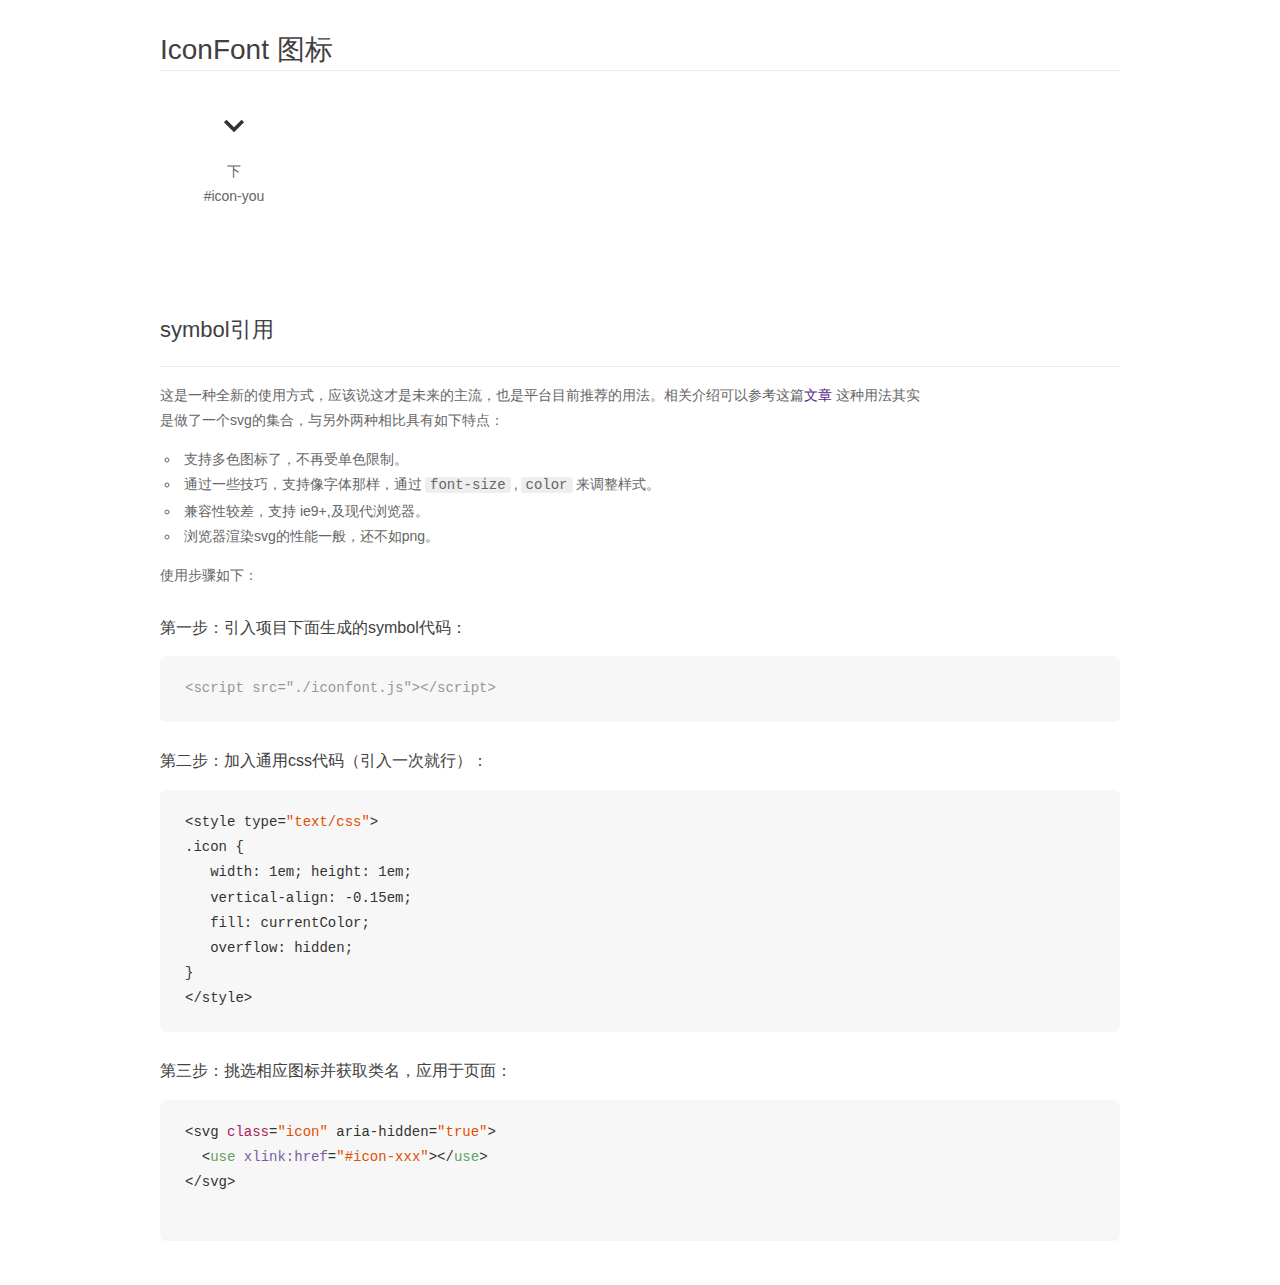
<file: font/demo_symbol.html>
<!DOCTYPE html>
<html>
<head>
    <meta charset="utf-8"/>
    <title>IconFont</title>
    <link rel="stylesheet" href="demo.css">
    <script src="iconfont.js"></script>

    <style type="text/css">
        .icon {
          /* 通过设置 font-size 来改变图标大小 */
          width: 1em; height: 1em;
          /* 图标和文字相邻时，垂直对齐 */
          vertical-align: -0.15em;
          /* 通过设置 color 来改变 SVG 的颜色/fill */
          fill: currentColor;
          /* path 和 stroke 溢出 viewBox 部分在 IE 下会显示
             normalize.css 中也包含这行 */
          overflow: hidden;
        }

    </style>
</head>
<body>
    <div class="main markdown">
        <h1>IconFont 图标</h1>
        <ul class="icon_lists clear">
            
                <li>
                    <svg class="icon" aria-hidden="true">
                        <use xlink:href="#icon-you"></use>
                    </svg>
                    <div class="name">下</div>
                    <div class="fontclass">#icon-you</div>
                </li>
            
        </ul>


        <h2 id="symbol-">symbol引用</h2>
        <hr>

        <p>这是一种全新的使用方式，应该说这才是未来的主流，也是平台目前推荐的用法。相关介绍可以参考这篇<a href="">文章</a>
        这种用法其实是做了一个svg的集合，与另外两种相比具有如下特点：</p>
        <ul>
          <li>支持多色图标了，不再受单色限制。</li>
          <li>通过一些技巧，支持像字体那样，通过<code>font-size</code>,<code>color</code>来调整样式。</li>
          <li>兼容性较差，支持 ie9+,及现代浏览器。</li>
          <li>浏览器渲染svg的性能一般，还不如png。</li>
        </ul>
        <p>使用步骤如下：</p>
        <h3 id="-symbol-">第一步：引入项目下面生成的symbol代码：</h3>
        <pre><code class="lang-js hljs javascript"><span class="hljs-comment">&lt;script src="./iconfont.js"&gt;&lt;/script&gt;</span></code></pre>
        <h3 id="-css-">第二步：加入通用css代码（引入一次就行）：</h3>
        <pre><code class="lang-js hljs javascript">&lt;style type=<span class="hljs-string">"text/css"</span>&gt;
.icon {
   width: <span class="hljs-number">1</span>em; height: <span class="hljs-number">1</span>em;
   vertical-align: <span class="hljs-number">-0.15</span>em;
   fill: currentColor;
   overflow: hidden;
}
&lt;<span class="hljs-regexp">/style&gt;</span></code></pre>
        <h3 id="-">第三步：挑选相应图标并获取类名，应用于页面：</h3>
        <pre><code class="lang-js hljs javascript">&lt;svg <span class="hljs-class"><span class="hljs-keyword">class</span></span>=<span class="hljs-string">"icon"</span> aria-hidden=<span class="hljs-string">"true"</span>&gt;<span class="xml"><span class="hljs-tag">
  &lt;<span class="hljs-name">use</span> <span class="hljs-attr">xlink:href</span>=<span class="hljs-string">"#icon-xxx"</span>&gt;</span><span class="hljs-tag">&lt;/<span class="hljs-name">use</span>&gt;</span>
</span>&lt;<span class="hljs-regexp">/svg&gt;
        </span></code></pre>
    </div>
</body>
</html>
</file>
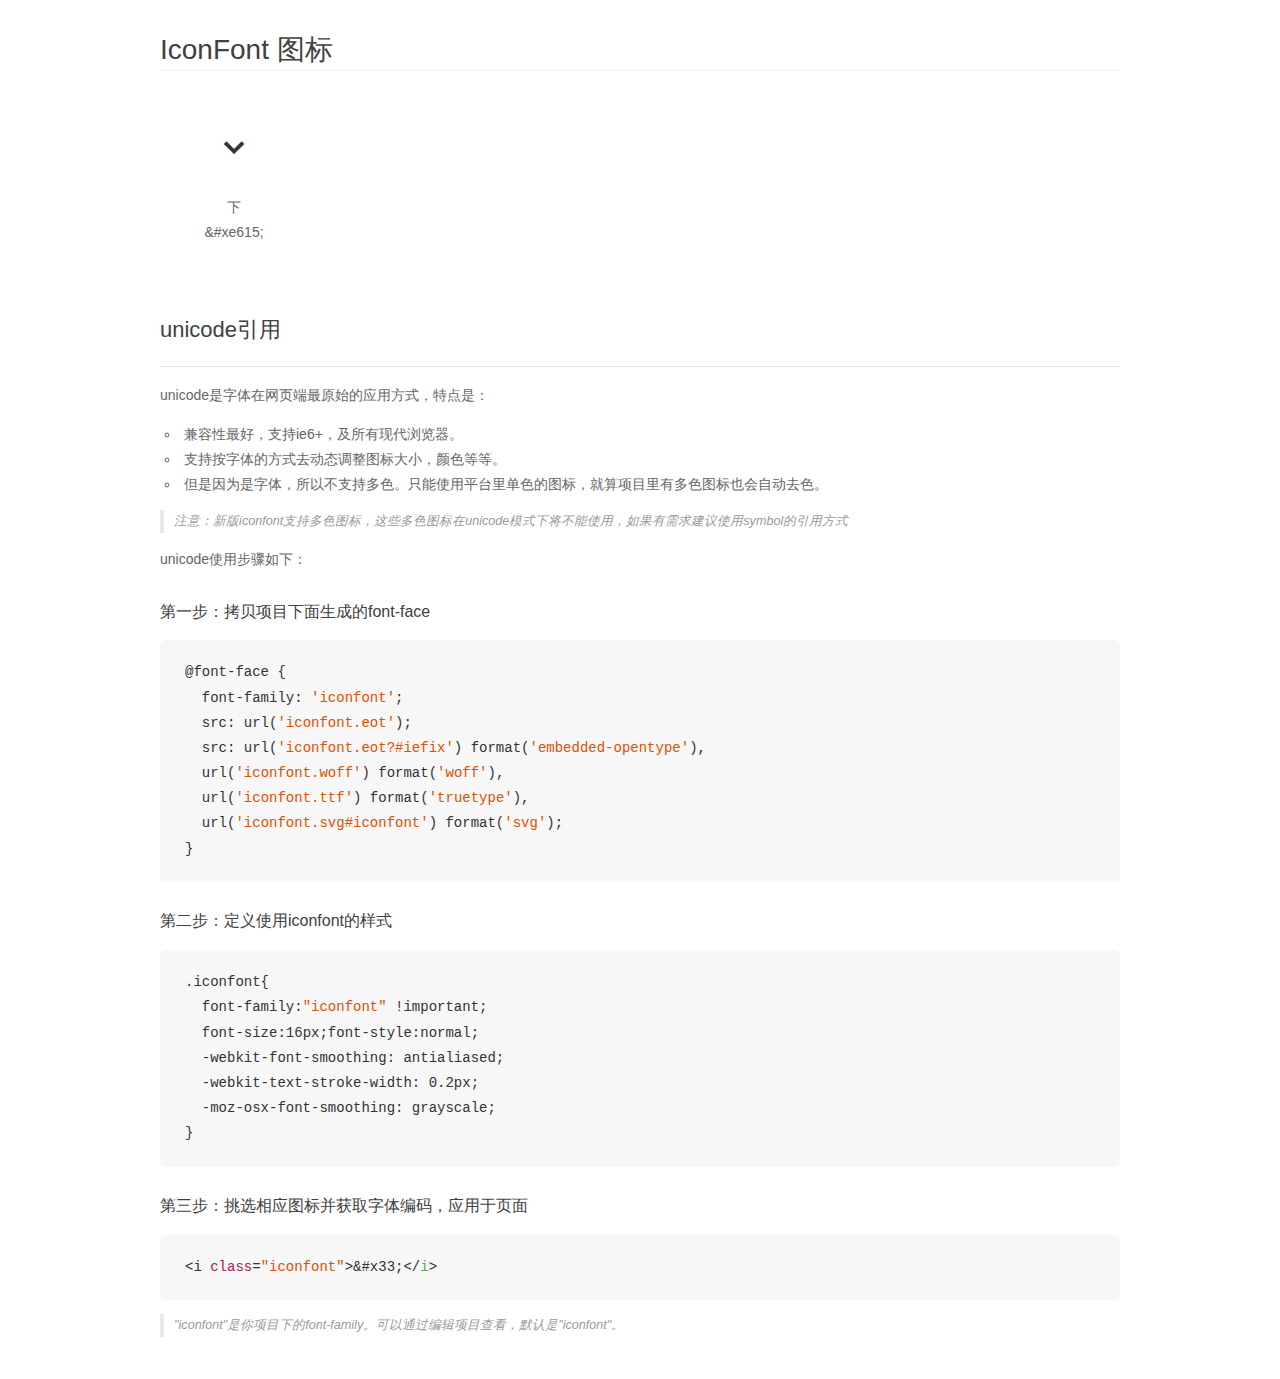
<file: font/demo_unicode.html>
<!DOCTYPE html>
<html>
<head>
    <meta charset="utf-8"/>
    <title>IconFont</title>
    <link rel="stylesheet" href="demo.css">

    <style type="text/css">

        @font-face {font-family: "iconfont";
          src: url('iconfont.eot'); /* IE9*/
          src: url('iconfont.eot#iefix') format('embedded-opentype'), /* IE6-IE8 */
          url('../font/iconfont.woff') format('woff'), /* chrome, firefox */
          url('../font/iconfont.ttf') format('truetype'), /* chrome, firefox, opera, Safari, Android, iOS 4.2+*/
          url('iconfont.svg#iconfont') format('svg'); /* iOS 4.1- */
        }

        .iconfont {
          font-family:"iconfont" !important;
          font-size:16px;
          font-style:normal;
          -webkit-font-smoothing: antialiased;
          -webkit-text-stroke-width: 0.2px;
          -moz-osx-font-smoothing: grayscale;
        }

    </style>
</head>
<body>
    <div class="main markdown">
        <h1>IconFont 图标</h1>
        <ul class="icon_lists clear">
            
                <li>
                <i class="icon iconfont">&#xe615;</i>
                    <div class="name">下</div>
                    <div class="code">&amp;#xe615;</div>
                </li>
            
        </ul>
        <h2 id="unicode-">unicode引用</h2>
        <hr>

        <p>unicode是字体在网页端最原始的应用方式，特点是：</p>
        <ul>
        <li>兼容性最好，支持ie6+，及所有现代浏览器。</li>
        <li>支持按字体的方式去动态调整图标大小，颜色等等。</li>
        <li>但是因为是字体，所以不支持多色。只能使用平台里单色的图标，就算项目里有多色图标也会自动去色。</li>
        </ul>
        <blockquote>
        <p>注意：新版iconfont支持多色图标，这些多色图标在unicode模式下将不能使用，如果有需求建议使用symbol的引用方式</p>
        </blockquote>
        <p>unicode使用步骤如下：</p>
        <h3 id="-font-face">第一步：拷贝项目下面生成的font-face</h3>
        <pre><code class="lang-js hljs javascript">@font-face {
  font-family: <span class="hljs-string">'iconfont'</span>;
  src: url(<span class="hljs-string">'iconfont.eot'</span>);
  src: url(<span class="hljs-string">'iconfont.eot?#iefix'</span>) format(<span class="hljs-string">'embedded-opentype'</span>),
  url(<span class="hljs-string">'iconfont.woff'</span>) format(<span class="hljs-string">'woff'</span>),
  url(<span class="hljs-string">'iconfont.ttf'</span>) format(<span class="hljs-string">'truetype'</span>),
  url(<span class="hljs-string">'iconfont.svg#iconfont'</span>) format(<span class="hljs-string">'svg'</span>);
}
</code></pre>
        <h3 id="-iconfont-">第二步：定义使用iconfont的样式</h3>
        <pre><code class="lang-js hljs javascript">.iconfont{
  font-family:<span class="hljs-string">"iconfont"</span> !important;
  font-size:<span class="hljs-number">16</span>px;font-style:normal;
  -webkit-font-smoothing: antialiased;
  -webkit-text-stroke-width: <span class="hljs-number">0.2</span>px;
  -moz-osx-font-smoothing: grayscale;
}
</code></pre>
        <h3 id="-">第三步：挑选相应图标并获取字体编码，应用于页面</h3>
        <pre><code class="lang-js hljs javascript">&lt;i <span class="hljs-class"><span class="hljs-keyword">class</span></span>=<span class="hljs-string">"iconfont"</span>&gt;&amp;#x33;<span class="xml"><span class="hljs-tag">&lt;/<span class="hljs-name">i</span>&gt;</span></span></code></pre>

        <blockquote>
        <p>"iconfont"是你项目下的font-family。可以通过编辑项目查看，默认是"iconfont"。</p>
        </blockquote>
    </div>


</body>
</html>
</file>
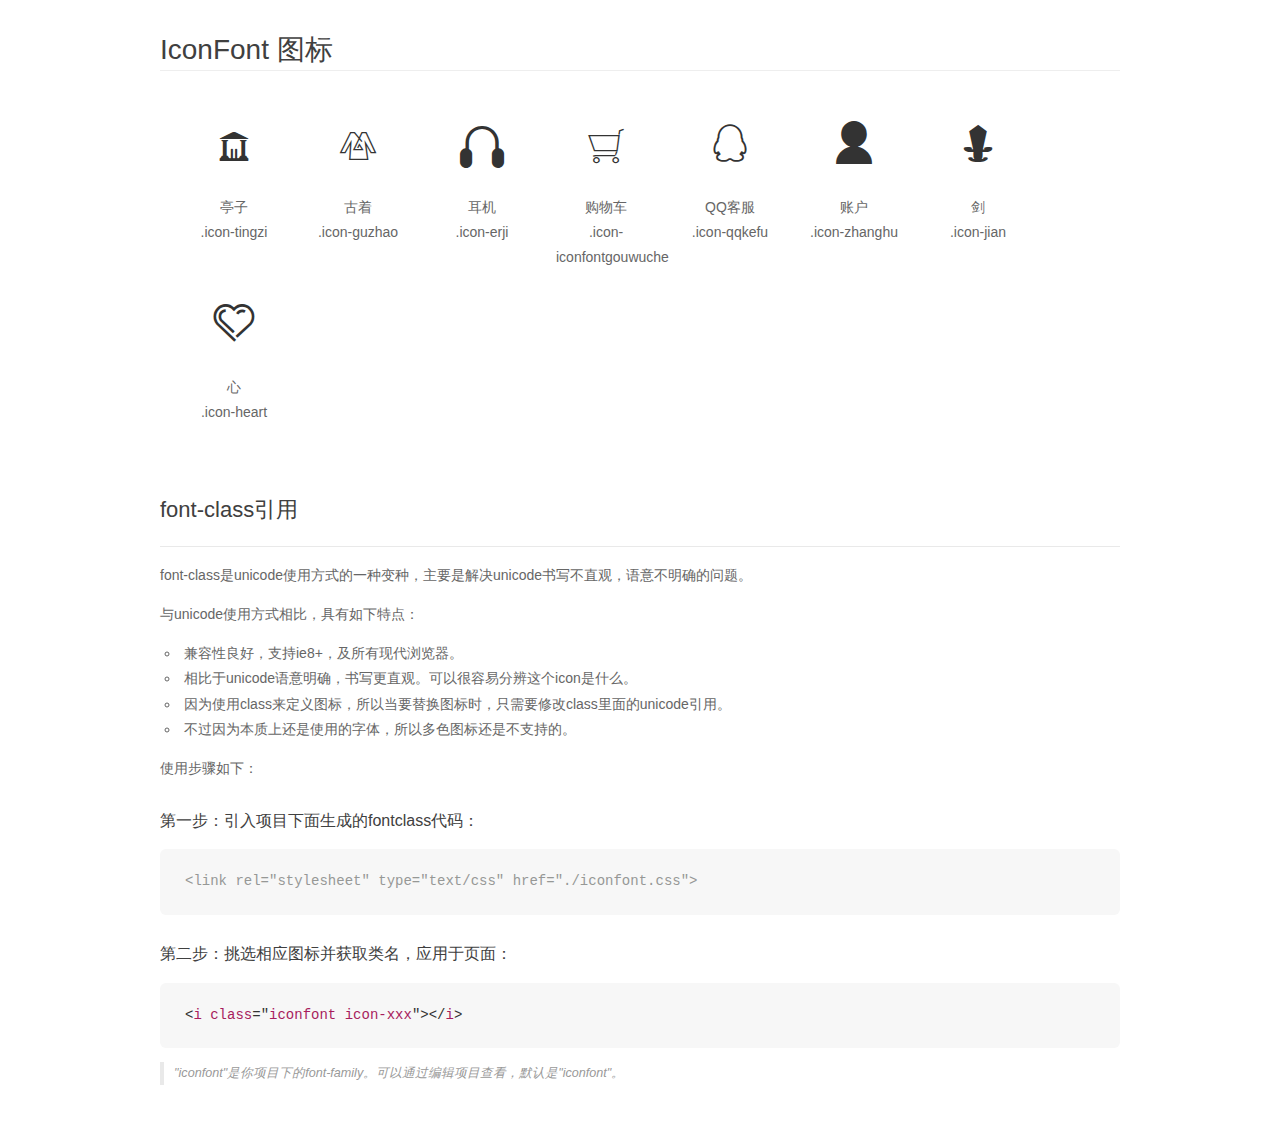
<file: font1/demo_fontclass.html>
<!DOCTYPE html>
<html>
<head>
    <meta charset="utf-8"/>
    <title>IconFont</title>
    <link rel="stylesheet" href="demo.css">
    <link rel="stylesheet" href="iconfont.css">
</head>
<body>
    <div class="main markdown">
        <h1>IconFont 图标</h1>
        <ul class="icon_lists clear">
            
                <li>
                <i class="icon iconfont icon-tingzi"></i>
                    <div class="name">亭子</div>
                    <div class="fontclass">.icon-tingzi</div>
                </li>
            
                <li>
                <i class="icon iconfont icon-guzhao"></i>
                    <div class="name">古着</div>
                    <div class="fontclass">.icon-guzhao</div>
                </li>
            
                <li>
                <i class="icon iconfont icon-erji"></i>
                    <div class="name">耳机</div>
                    <div class="fontclass">.icon-erji</div>
                </li>
            
                <li>
                <i class="icon iconfont icon-iconfontgouwuche"></i>
                    <div class="name">购物车</div>
                    <div class="fontclass">.icon-iconfontgouwuche</div>
                </li>
            
                <li>
                <i class="icon iconfont icon-qqkefu"></i>
                    <div class="name">QQ客服</div>
                    <div class="fontclass">.icon-qqkefu</div>
                </li>
            
                <li>
                <i class="icon iconfont icon-zhanghu"></i>
                    <div class="name">账户</div>
                    <div class="fontclass">.icon-zhanghu</div>
                </li>
            
                <li>
                <i class="icon iconfont icon-jian"></i>
                    <div class="name">剑</div>
                    <div class="fontclass">.icon-jian</div>
                </li>
            
                <li>
                <i class="icon iconfont icon-heart"></i>
                    <div class="name">心</div>
                    <div class="fontclass">.icon-heart</div>
                </li>
            
        </ul>

        <h2 id="font-class-">font-class引用</h2>
        <hr>

        <p>font-class是unicode使用方式的一种变种，主要是解决unicode书写不直观，语意不明确的问题。</p>
        <p>与unicode使用方式相比，具有如下特点：</p>
        <ul>
        <li>兼容性良好，支持ie8+，及所有现代浏览器。</li>
        <li>相比于unicode语意明确，书写更直观。可以很容易分辨这个icon是什么。</li>
        <li>因为使用class来定义图标，所以当要替换图标时，只需要修改class里面的unicode引用。</li>
        <li>不过因为本质上还是使用的字体，所以多色图标还是不支持的。</li>
        </ul>
        <p>使用步骤如下：</p>
        <h3 id="-fontclass-">第一步：引入项目下面生成的fontclass代码：</h3>


        <pre><code class="lang-js hljs javascript"><span class="hljs-comment">&lt;link rel="stylesheet" type="text/css" href="./iconfont.css"&gt;</span></code></pre>
        <h3 id="-">第二步：挑选相应图标并获取类名，应用于页面：</h3>
        <pre><code class="lang-css hljs">&lt;<span class="hljs-selector-tag">i</span> <span class="hljs-selector-tag">class</span>="<span class="hljs-selector-tag">iconfont</span> <span class="hljs-selector-tag">icon-xxx</span>"&gt;&lt;/<span class="hljs-selector-tag">i</span>&gt;</code></pre>
        <blockquote>
        <p>"iconfont"是你项目下的font-family。可以通过编辑项目查看，默认是"iconfont"。</p>
        </blockquote>
    </div>
</body>
</html>
</file>
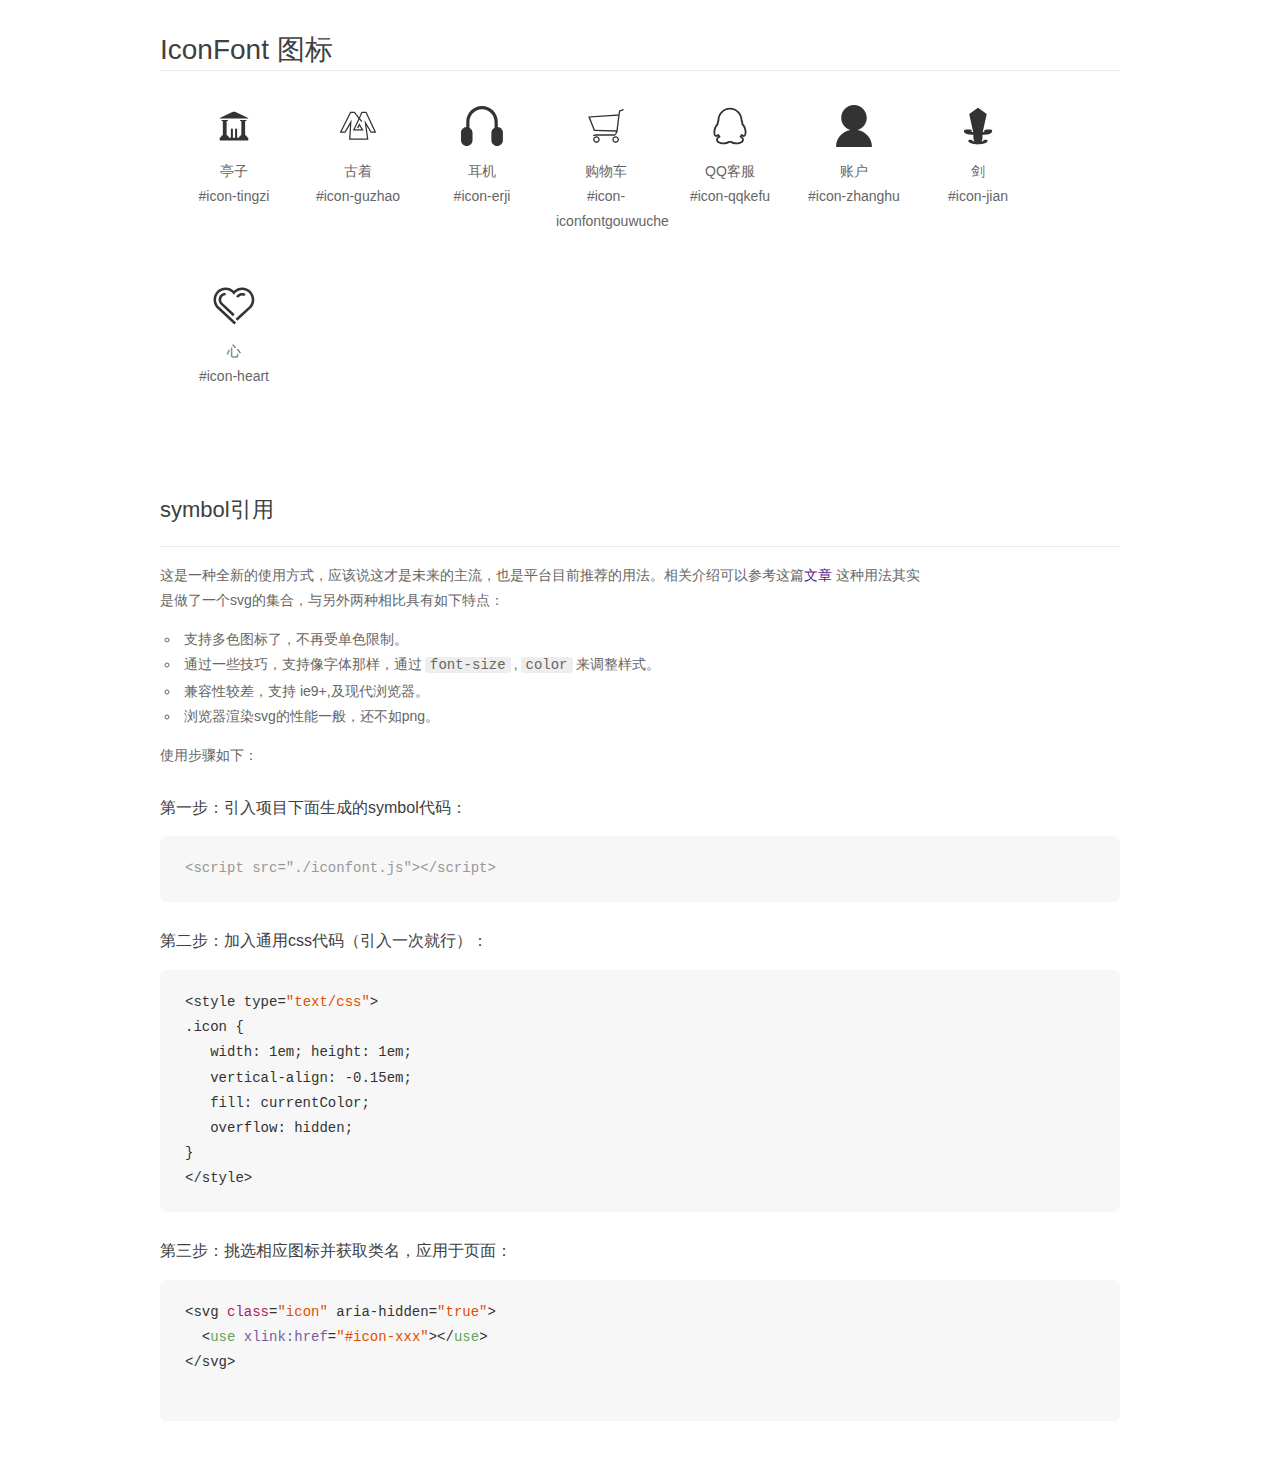
<file: font1/demo_symbol.html>
<!DOCTYPE html>
<html>
<head>
    <meta charset="utf-8"/>
    <title>IconFont</title>
    <link rel="stylesheet" href="demo.css">
    <script src="iconfont.js"></script>

    <style type="text/css">
        .icon {
          /* 通过设置 font-size 来改变图标大小 */
          width: 1em; height: 1em;
          /* 图标和文字相邻时，垂直对齐 */
          vertical-align: -0.15em;
          /* 通过设置 color 来改变 SVG 的颜色/fill */
          fill: currentColor;
          /* path 和 stroke 溢出 viewBox 部分在 IE 下会显示
             normalize.css 中也包含这行 */
          overflow: hidden;
        }

    </style>
</head>
<body>
    <div class="main markdown">
        <h1>IconFont 图标</h1>
        <ul class="icon_lists clear">
            
                <li>
                    <svg class="icon" aria-hidden="true">
                        <use xlink:href="#icon-tingzi"></use>
                    </svg>
                    <div class="name">亭子</div>
                    <div class="fontclass">#icon-tingzi</div>
                </li>
            
                <li>
                    <svg class="icon" aria-hidden="true">
                        <use xlink:href="#icon-guzhao"></use>
                    </svg>
                    <div class="name">古着</div>
                    <div class="fontclass">#icon-guzhao</div>
                </li>
            
                <li>
                    <svg class="icon" aria-hidden="true">
                        <use xlink:href="#icon-erji"></use>
                    </svg>
                    <div class="name">耳机</div>
                    <div class="fontclass">#icon-erji</div>
                </li>
            
                <li>
                    <svg class="icon" aria-hidden="true">
                        <use xlink:href="#icon-iconfontgouwuche"></use>
                    </svg>
                    <div class="name">购物车</div>
                    <div class="fontclass">#icon-iconfontgouwuche</div>
                </li>
            
                <li>
                    <svg class="icon" aria-hidden="true">
                        <use xlink:href="#icon-qqkefu"></use>
                    </svg>
                    <div class="name">QQ客服</div>
                    <div class="fontclass">#icon-qqkefu</div>
                </li>
            
                <li>
                    <svg class="icon" aria-hidden="true">
                        <use xlink:href="#icon-zhanghu"></use>
                    </svg>
                    <div class="name">账户</div>
                    <div class="fontclass">#icon-zhanghu</div>
                </li>
            
                <li>
                    <svg class="icon" aria-hidden="true">
                        <use xlink:href="#icon-jian"></use>
                    </svg>
                    <div class="name">剑</div>
                    <div class="fontclass">#icon-jian</div>
                </li>
            
                <li>
                    <svg class="icon" aria-hidden="true">
                        <use xlink:href="#icon-heart"></use>
                    </svg>
                    <div class="name">心</div>
                    <div class="fontclass">#icon-heart</div>
                </li>
            
        </ul>


        <h2 id="symbol-">symbol引用</h2>
        <hr>

        <p>这是一种全新的使用方式，应该说这才是未来的主流，也是平台目前推荐的用法。相关介绍可以参考这篇<a href="">文章</a>
        这种用法其实是做了一个svg的集合，与另外两种相比具有如下特点：</p>
        <ul>
          <li>支持多色图标了，不再受单色限制。</li>
          <li>通过一些技巧，支持像字体那样，通过<code>font-size</code>,<code>color</code>来调整样式。</li>
          <li>兼容性较差，支持 ie9+,及现代浏览器。</li>
          <li>浏览器渲染svg的性能一般，还不如png。</li>
        </ul>
        <p>使用步骤如下：</p>
        <h3 id="-symbol-">第一步：引入项目下面生成的symbol代码：</h3>
        <pre><code class="lang-js hljs javascript"><span class="hljs-comment">&lt;script src="./iconfont.js"&gt;&lt;/script&gt;</span></code></pre>
        <h3 id="-css-">第二步：加入通用css代码（引入一次就行）：</h3>
        <pre><code class="lang-js hljs javascript">&lt;style type=<span class="hljs-string">"text/css"</span>&gt;
.icon {
   width: <span class="hljs-number">1</span>em; height: <span class="hljs-number">1</span>em;
   vertical-align: <span class="hljs-number">-0.15</span>em;
   fill: currentColor;
   overflow: hidden;
}
&lt;<span class="hljs-regexp">/style&gt;</span></code></pre>
        <h3 id="-">第三步：挑选相应图标并获取类名，应用于页面：</h3>
        <pre><code class="lang-js hljs javascript">&lt;svg <span class="hljs-class"><span class="hljs-keyword">class</span></span>=<span class="hljs-string">"icon"</span> aria-hidden=<span class="hljs-string">"true"</span>&gt;<span class="xml"><span class="hljs-tag">
  &lt;<span class="hljs-name">use</span> <span class="hljs-attr">xlink:href</span>=<span class="hljs-string">"#icon-xxx"</span>&gt;</span><span class="hljs-tag">&lt;/<span class="hljs-name">use</span>&gt;</span>
</span>&lt;<span class="hljs-regexp">/svg&gt;
        </span></code></pre>
    </div>
</body>
</html>
</file>
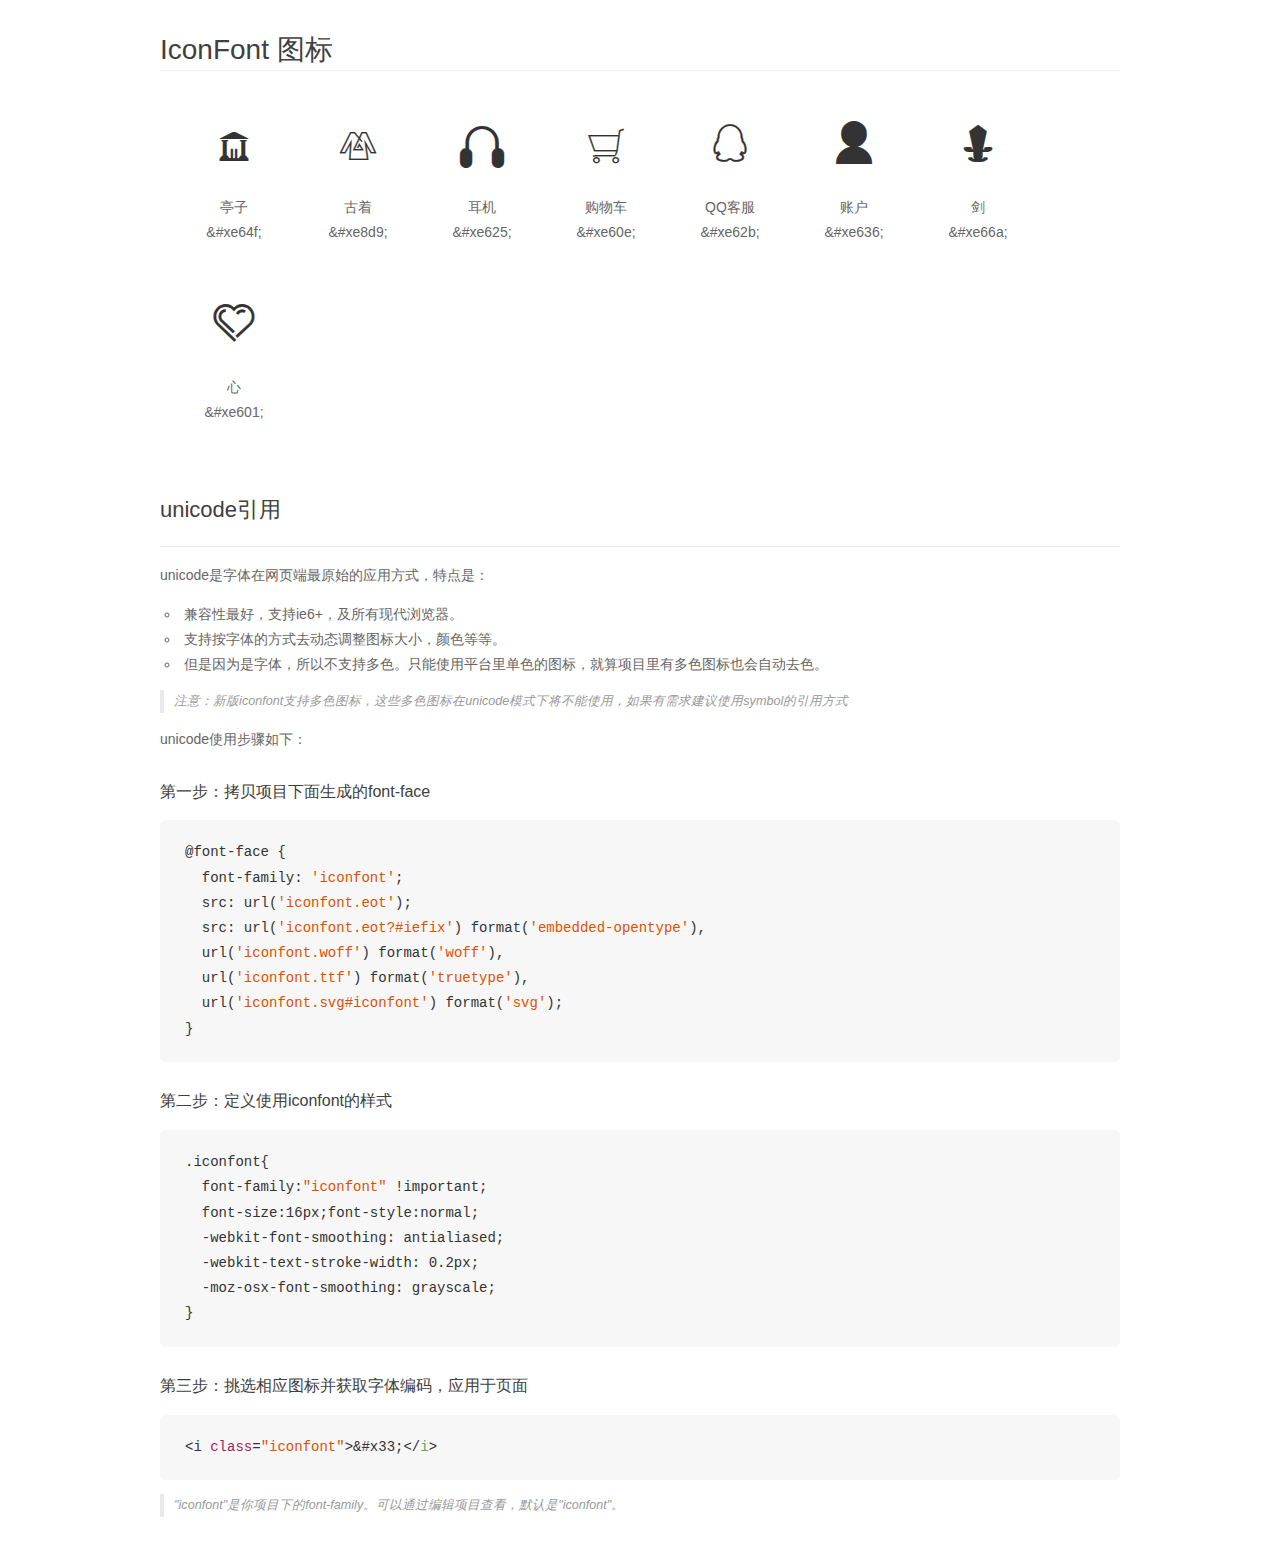
<file: font1/demo_unicode.html>
<!DOCTYPE html>
<html>
<head>
    <meta charset="utf-8"/>
    <title>IconFont</title>
    <link rel="stylesheet" href="demo.css">

    <style type="text/css">

        @font-face {font-family: "iconfont";
          src: url('iconfont.eot'); /* IE9*/
          src: url('iconfont.eot#iefix') format('embedded-opentype'), /* IE6-IE8 */
          url('iconfont.woff') format('woff'), /* chrome, firefox */
          url('iconfont.ttf') format('truetype'), /* chrome, firefox, opera, Safari, Android, iOS 4.2+*/
          url('iconfont.svg#iconfont') format('svg'); /* iOS 4.1- */
        }

        .iconfont {
          font-family:"iconfont" !important;
          font-size:16px;
          font-style:normal;
          -webkit-font-smoothing: antialiased;
          -webkit-text-stroke-width: 0.2px;
          -moz-osx-font-smoothing: grayscale;
        }

    </style>
</head>
<body>
    <div class="main markdown">
        <h1>IconFont 图标</h1>
        <ul class="icon_lists clear">
            
                <li>
                <i class="icon iconfont">&#xe64f;</i>
                    <div class="name">亭子</div>
                    <div class="code">&amp;#xe64f;</div>
                </li>
            
                <li>
                <i class="icon iconfont">&#xe8d9;</i>
                    <div class="name">古着</div>
                    <div class="code">&amp;#xe8d9;</div>
                </li>
            
                <li>
                <i class="icon iconfont">&#xe625;</i>
                    <div class="name">耳机</div>
                    <div class="code">&amp;#xe625;</div>
                </li>
            
                <li>
                <i class="icon iconfont">&#xe60e;</i>
                    <div class="name">购物车</div>
                    <div class="code">&amp;#xe60e;</div>
                </li>
            
                <li>
                <i class="icon iconfont">&#xe62b;</i>
                    <div class="name">QQ客服</div>
                    <div class="code">&amp;#xe62b;</div>
                </li>
            
                <li>
                <i class="icon iconfont">&#xe636;</i>
                    <div class="name">账户</div>
                    <div class="code">&amp;#xe636;</div>
                </li>
            
                <li>
                <i class="icon iconfont">&#xe66a;</i>
                    <div class="name">剑</div>
                    <div class="code">&amp;#xe66a;</div>
                </li>
            
                <li>
                <i class="icon iconfont">&#xe601;</i>
                    <div class="name">心</div>
                    <div class="code">&amp;#xe601;</div>
                </li>
            
        </ul>
        <h2 id="unicode-">unicode引用</h2>
        <hr>

        <p>unicode是字体在网页端最原始的应用方式，特点是：</p>
        <ul>
        <li>兼容性最好，支持ie6+，及所有现代浏览器。</li>
        <li>支持按字体的方式去动态调整图标大小，颜色等等。</li>
        <li>但是因为是字体，所以不支持多色。只能使用平台里单色的图标，就算项目里有多色图标也会自动去色。</li>
        </ul>
        <blockquote>
        <p>注意：新版iconfont支持多色图标，这些多色图标在unicode模式下将不能使用，如果有需求建议使用symbol的引用方式</p>
        </blockquote>
        <p>unicode使用步骤如下：</p>
        <h3 id="-font-face">第一步：拷贝项目下面生成的font-face</h3>
        <pre><code class="lang-js hljs javascript">@font-face {
  font-family: <span class="hljs-string">'iconfont'</span>;
  src: url(<span class="hljs-string">'iconfont.eot'</span>);
  src: url(<span class="hljs-string">'iconfont.eot?#iefix'</span>) format(<span class="hljs-string">'embedded-opentype'</span>),
  url(<span class="hljs-string">'iconfont.woff'</span>) format(<span class="hljs-string">'woff'</span>),
  url(<span class="hljs-string">'iconfont.ttf'</span>) format(<span class="hljs-string">'truetype'</span>),
  url(<span class="hljs-string">'iconfont.svg#iconfont'</span>) format(<span class="hljs-string">'svg'</span>);
}
</code></pre>
        <h3 id="-iconfont-">第二步：定义使用iconfont的样式</h3>
        <pre><code class="lang-js hljs javascript">.iconfont{
  font-family:<span class="hljs-string">"iconfont"</span> !important;
  font-size:<span class="hljs-number">16</span>px;font-style:normal;
  -webkit-font-smoothing: antialiased;
  -webkit-text-stroke-width: <span class="hljs-number">0.2</span>px;
  -moz-osx-font-smoothing: grayscale;
}
</code></pre>
        <h3 id="-">第三步：挑选相应图标并获取字体编码，应用于页面</h3>
        <pre><code class="lang-js hljs javascript">&lt;i <span class="hljs-class"><span class="hljs-keyword">class</span></span>=<span class="hljs-string">"iconfont"</span>&gt;&amp;#x33;<span class="xml"><span class="hljs-tag">&lt;/<span class="hljs-name">i</span>&gt;</span></span></code></pre>

        <blockquote>
        <p>"iconfont"是你项目下的font-family。可以通过编辑项目查看，默认是"iconfont"。</p>
        </blockquote>
    </div>


</body>
</html>
</file>
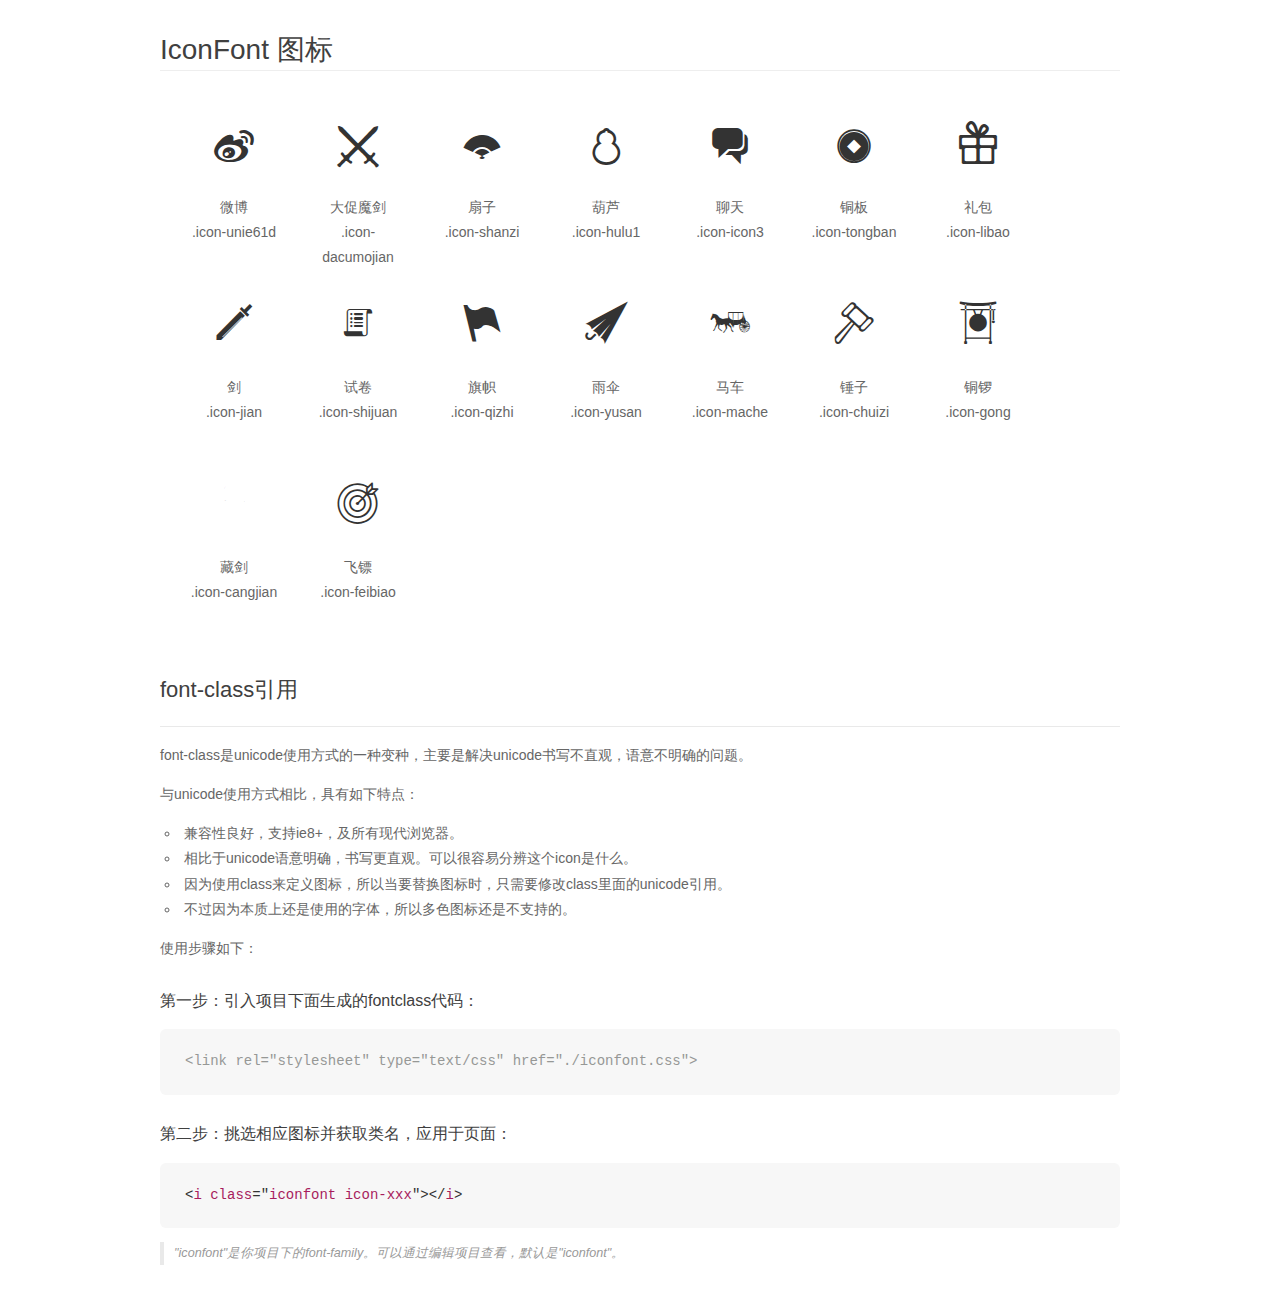
<file: font2/demo_fontclass.html>
<!DOCTYPE html>
<html>
<head>
    <meta charset="utf-8"/>
    <title>IconFont</title>
    <link rel="stylesheet" href="demo.css">
    <link rel="stylesheet" href="iconfont.css">
</head>
<body>
    <div class="main markdown">
        <h1>IconFont 图标</h1>
        <ul class="icon_lists clear">
            
                <li>
                <i class="icon iconfont icon-unie61d"></i>
                    <div class="name">微博</div>
                    <div class="fontclass">.icon-unie61d</div>
                </li>
            
                <li>
                <i class="icon iconfont icon-dacumojian"></i>
                    <div class="name">大促魔剑</div>
                    <div class="fontclass">.icon-dacumojian</div>
                </li>
            
                <li>
                <i class="icon iconfont icon-shanzi"></i>
                    <div class="name">扇子</div>
                    <div class="fontclass">.icon-shanzi</div>
                </li>
            
                <li>
                <i class="icon iconfont icon-hulu1"></i>
                    <div class="name">葫芦</div>
                    <div class="fontclass">.icon-hulu1</div>
                </li>
            
                <li>
                <i class="icon iconfont icon-icon3"></i>
                    <div class="name">聊天</div>
                    <div class="fontclass">.icon-icon3</div>
                </li>
            
                <li>
                <i class="icon iconfont icon-tongban"></i>
                    <div class="name">铜板</div>
                    <div class="fontclass">.icon-tongban</div>
                </li>
            
                <li>
                <i class="icon iconfont icon-libao"></i>
                    <div class="name">礼包</div>
                    <div class="fontclass">.icon-libao</div>
                </li>
            
                <li>
                <i class="icon iconfont icon-jian"></i>
                    <div class="name">剑</div>
                    <div class="fontclass">.icon-jian</div>
                </li>
            
                <li>
                <i class="icon iconfont icon-shijuan"></i>
                    <div class="name">试卷</div>
                    <div class="fontclass">.icon-shijuan</div>
                </li>
            
                <li>
                <i class="icon iconfont icon-qizhi"></i>
                    <div class="name">旗帜</div>
                    <div class="fontclass">.icon-qizhi</div>
                </li>
            
                <li>
                <i class="icon iconfont icon-yusan"></i>
                    <div class="name">雨伞</div>
                    <div class="fontclass">.icon-yusan</div>
                </li>
            
                <li>
                <i class="icon iconfont icon-mache"></i>
                    <div class="name">马车</div>
                    <div class="fontclass">.icon-mache</div>
                </li>
            
                <li>
                <i class="icon iconfont icon-chuizi"></i>
                    <div class="name">锤子</div>
                    <div class="fontclass">.icon-chuizi</div>
                </li>
            
                <li>
                <i class="icon iconfont icon-gong"></i>
                    <div class="name">铜锣</div>
                    <div class="fontclass">.icon-gong</div>
                </li>
            
                <li>
                <i class="icon iconfont icon-cangjian"></i>
                    <div class="name">藏剑</div>
                    <div class="fontclass">.icon-cangjian</div>
                </li>
            
                <li>
                <i class="icon iconfont icon-feibiao"></i>
                    <div class="name">飞镖</div>
                    <div class="fontclass">.icon-feibiao</div>
                </li>
            
        </ul>

        <h2 id="font-class-">font-class引用</h2>
        <hr>

        <p>font-class是unicode使用方式的一种变种，主要是解决unicode书写不直观，语意不明确的问题。</p>
        <p>与unicode使用方式相比，具有如下特点：</p>
        <ul>
        <li>兼容性良好，支持ie8+，及所有现代浏览器。</li>
        <li>相比于unicode语意明确，书写更直观。可以很容易分辨这个icon是什么。</li>
        <li>因为使用class来定义图标，所以当要替换图标时，只需要修改class里面的unicode引用。</li>
        <li>不过因为本质上还是使用的字体，所以多色图标还是不支持的。</li>
        </ul>
        <p>使用步骤如下：</p>
        <h3 id="-fontclass-">第一步：引入项目下面生成的fontclass代码：</h3>


        <pre><code class="lang-js hljs javascript"><span class="hljs-comment">&lt;link rel="stylesheet" type="text/css" href="./iconfont.css"&gt;</span></code></pre>
        <h3 id="-">第二步：挑选相应图标并获取类名，应用于页面：</h3>
        <pre><code class="lang-css hljs">&lt;<span class="hljs-selector-tag">i</span> <span class="hljs-selector-tag">class</span>="<span class="hljs-selector-tag">iconfont</span> <span class="hljs-selector-tag">icon-xxx</span>"&gt;&lt;/<span class="hljs-selector-tag">i</span>&gt;</code></pre>
        <blockquote>
        <p>"iconfont"是你项目下的font-family。可以通过编辑项目查看，默认是"iconfont"。</p>
        </blockquote>
    </div>
</body>
</html>
</file>
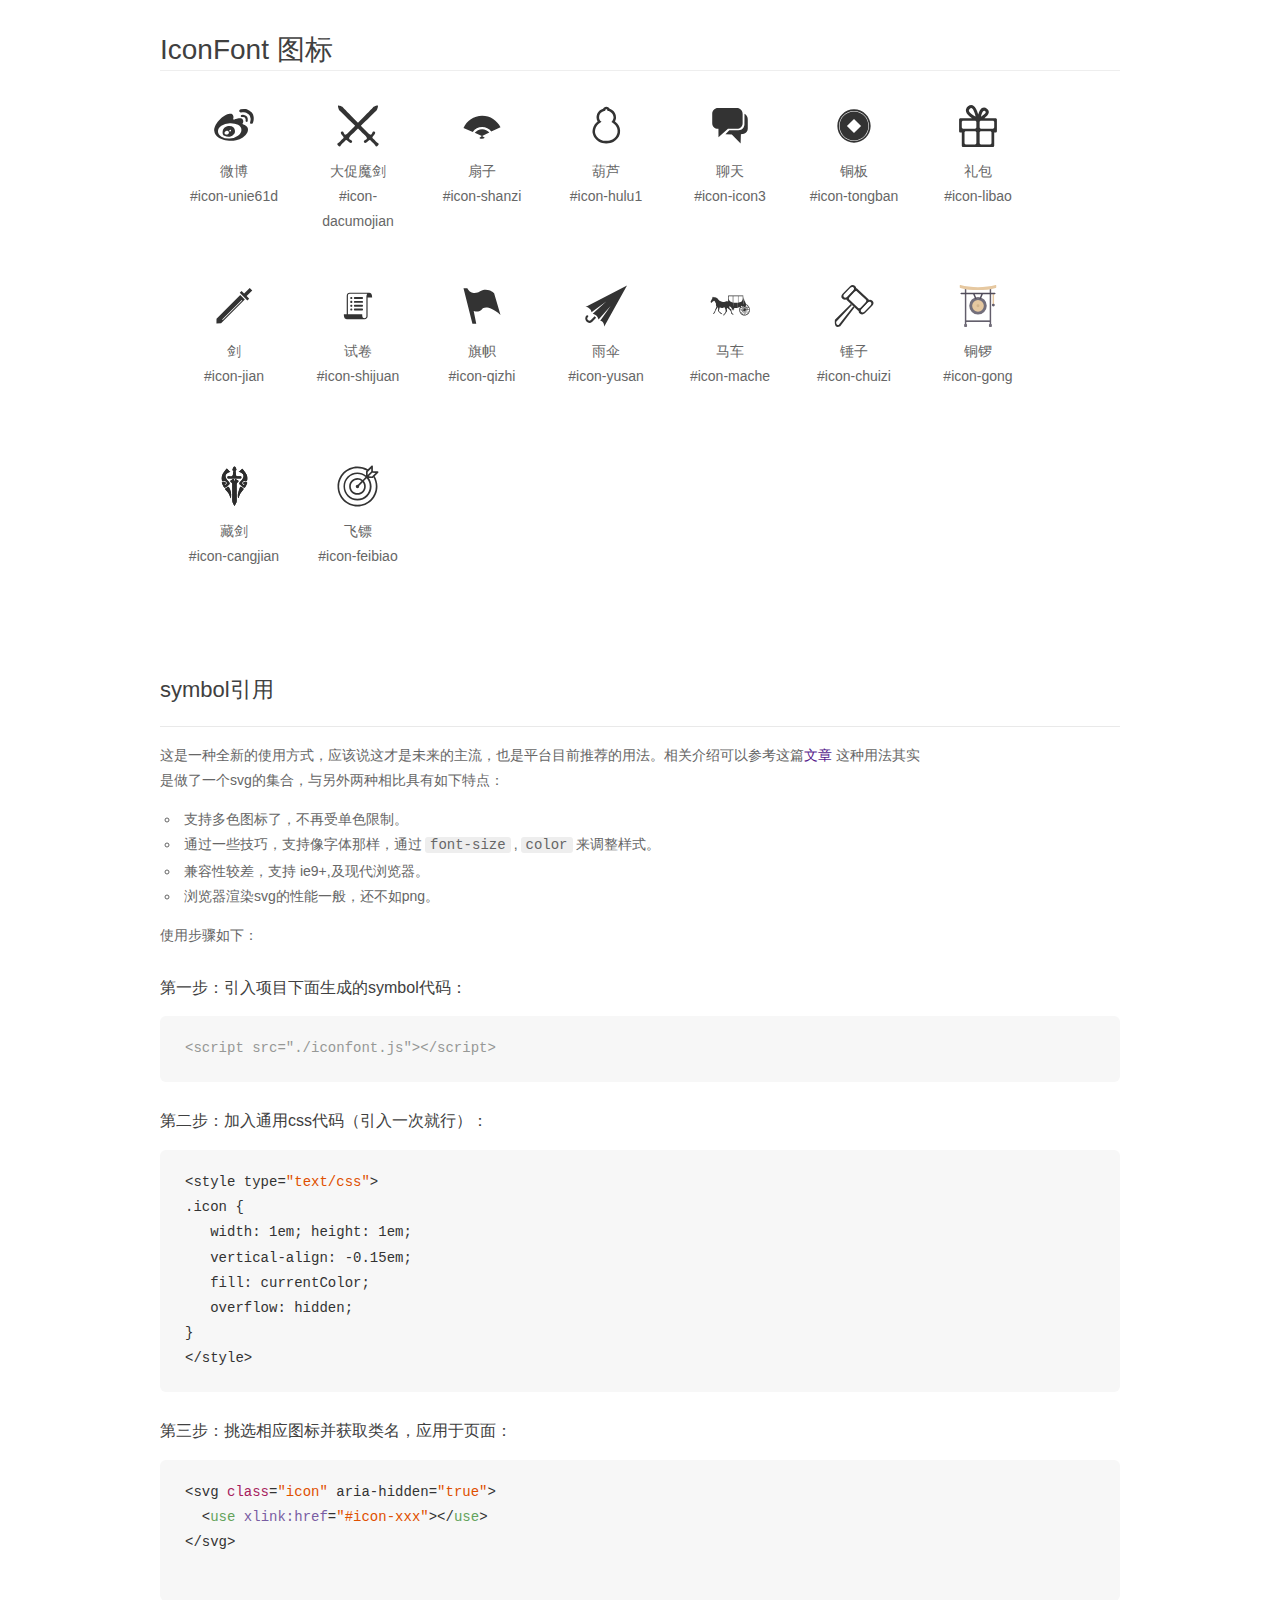
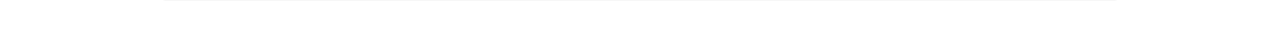
<file: font2/demo_symbol.html>
<!DOCTYPE html>
<html>
<head>
    <meta charset="utf-8"/>
    <title>IconFont</title>
    <link rel="stylesheet" href="demo.css">
    <script src="iconfont.js"></script>

    <style type="text/css">
        .icon {
          /* 通过设置 font-size 来改变图标大小 */
          width: 1em; height: 1em;
          /* 图标和文字相邻时，垂直对齐 */
          vertical-align: -0.15em;
          /* 通过设置 color 来改变 SVG 的颜色/fill */
          fill: currentColor;
          /* path 和 stroke 溢出 viewBox 部分在 IE 下会显示
             normalize.css 中也包含这行 */
          overflow: hidden;
        }

    </style>
</head>
<body>
    <div class="main markdown">
        <h1>IconFont 图标</h1>
        <ul class="icon_lists clear">
            
                <li>
                    <svg class="icon" aria-hidden="true">
                        <use xlink:href="#icon-unie61d"></use>
                    </svg>
                    <div class="name">微博</div>
                    <div class="fontclass">#icon-unie61d</div>
                </li>
            
                <li>
                    <svg class="icon" aria-hidden="true">
                        <use xlink:href="#icon-dacumojian"></use>
                    </svg>
                    <div class="name">大促魔剑</div>
                    <div class="fontclass">#icon-dacumojian</div>
                </li>
            
                <li>
                    <svg class="icon" aria-hidden="true">
                        <use xlink:href="#icon-shanzi"></use>
                    </svg>
                    <div class="name">扇子</div>
                    <div class="fontclass">#icon-shanzi</div>
                </li>
            
                <li>
                    <svg class="icon" aria-hidden="true">
                        <use xlink:href="#icon-hulu1"></use>
                    </svg>
                    <div class="name">葫芦</div>
                    <div class="fontclass">#icon-hulu1</div>
                </li>
            
                <li>
                    <svg class="icon" aria-hidden="true">
                        <use xlink:href="#icon-icon3"></use>
                    </svg>
                    <div class="name">聊天</div>
                    <div class="fontclass">#icon-icon3</div>
                </li>
            
                <li>
                    <svg class="icon" aria-hidden="true">
                        <use xlink:href="#icon-tongban"></use>
                    </svg>
                    <div class="name">铜板</div>
                    <div class="fontclass">#icon-tongban</div>
                </li>
            
                <li>
                    <svg class="icon" aria-hidden="true">
                        <use xlink:href="#icon-libao"></use>
                    </svg>
                    <div class="name">礼包</div>
                    <div class="fontclass">#icon-libao</div>
                </li>
            
                <li>
                    <svg class="icon" aria-hidden="true">
                        <use xlink:href="#icon-jian"></use>
                    </svg>
                    <div class="name">剑</div>
                    <div class="fontclass">#icon-jian</div>
                </li>
            
                <li>
                    <svg class="icon" aria-hidden="true">
                        <use xlink:href="#icon-shijuan"></use>
                    </svg>
                    <div class="name">试卷</div>
                    <div class="fontclass">#icon-shijuan</div>
                </li>
            
                <li>
                    <svg class="icon" aria-hidden="true">
                        <use xlink:href="#icon-qizhi"></use>
                    </svg>
                    <div class="name">旗帜</div>
                    <div class="fontclass">#icon-qizhi</div>
                </li>
            
                <li>
                    <svg class="icon" aria-hidden="true">
                        <use xlink:href="#icon-yusan"></use>
                    </svg>
                    <div class="name">雨伞</div>
                    <div class="fontclass">#icon-yusan</div>
                </li>
            
                <li>
                    <svg class="icon" aria-hidden="true">
                        <use xlink:href="#icon-mache"></use>
                    </svg>
                    <div class="name">马车</div>
                    <div class="fontclass">#icon-mache</div>
                </li>
            
                <li>
                    <svg class="icon" aria-hidden="true">
                        <use xlink:href="#icon-chuizi"></use>
                    </svg>
                    <div class="name">锤子</div>
                    <div class="fontclass">#icon-chuizi</div>
                </li>
            
                <li>
                    <svg class="icon" aria-hidden="true">
                        <use xlink:href="#icon-gong"></use>
                    </svg>
                    <div class="name">铜锣</div>
                    <div class="fontclass">#icon-gong</div>
                </li>
            
                <li>
                    <svg class="icon" aria-hidden="true">
                        <use xlink:href="#icon-cangjian"></use>
                    </svg>
                    <div class="name">藏剑</div>
                    <div class="fontclass">#icon-cangjian</div>
                </li>
            
                <li>
                    <svg class="icon" aria-hidden="true">
                        <use xlink:href="#icon-feibiao"></use>
                    </svg>
                    <div class="name">飞镖</div>
                    <div class="fontclass">#icon-feibiao</div>
                </li>
            
        </ul>


        <h2 id="symbol-">symbol引用</h2>
        <hr>

        <p>这是一种全新的使用方式，应该说这才是未来的主流，也是平台目前推荐的用法。相关介绍可以参考这篇<a href="">文章</a>
        这种用法其实是做了一个svg的集合，与另外两种相比具有如下特点：</p>
        <ul>
          <li>支持多色图标了，不再受单色限制。</li>
          <li>通过一些技巧，支持像字体那样，通过<code>font-size</code>,<code>color</code>来调整样式。</li>
          <li>兼容性较差，支持 ie9+,及现代浏览器。</li>
          <li>浏览器渲染svg的性能一般，还不如png。</li>
        </ul>
        <p>使用步骤如下：</p>
        <h3 id="-symbol-">第一步：引入项目下面生成的symbol代码：</h3>
        <pre><code class="lang-js hljs javascript"><span class="hljs-comment">&lt;script src="./iconfont.js"&gt;&lt;/script&gt;</span></code></pre>
        <h3 id="-css-">第二步：加入通用css代码（引入一次就行）：</h3>
        <pre><code class="lang-js hljs javascript">&lt;style type=<span class="hljs-string">"text/css"</span>&gt;
.icon {
   width: <span class="hljs-number">1</span>em; height: <span class="hljs-number">1</span>em;
   vertical-align: <span class="hljs-number">-0.15</span>em;
   fill: currentColor;
   overflow: hidden;
}
&lt;<span class="hljs-regexp">/style&gt;</span></code></pre>
        <h3 id="-">第三步：挑选相应图标并获取类名，应用于页面：</h3>
        <pre><code class="lang-js hljs javascript">&lt;svg <span class="hljs-class"><span class="hljs-keyword">class</span></span>=<span class="hljs-string">"icon"</span> aria-hidden=<span class="hljs-string">"true"</span>&gt;<span class="xml"><span class="hljs-tag">
  &lt;<span class="hljs-name">use</span> <span class="hljs-attr">xlink:href</span>=<span class="hljs-string">"#icon-xxx"</span>&gt;</span><span class="hljs-tag">&lt;/<span class="hljs-name">use</span>&gt;</span>
</span>&lt;<span class="hljs-regexp">/svg&gt;
        </span></code></pre>
    </div>
</body>
</html>
</file>
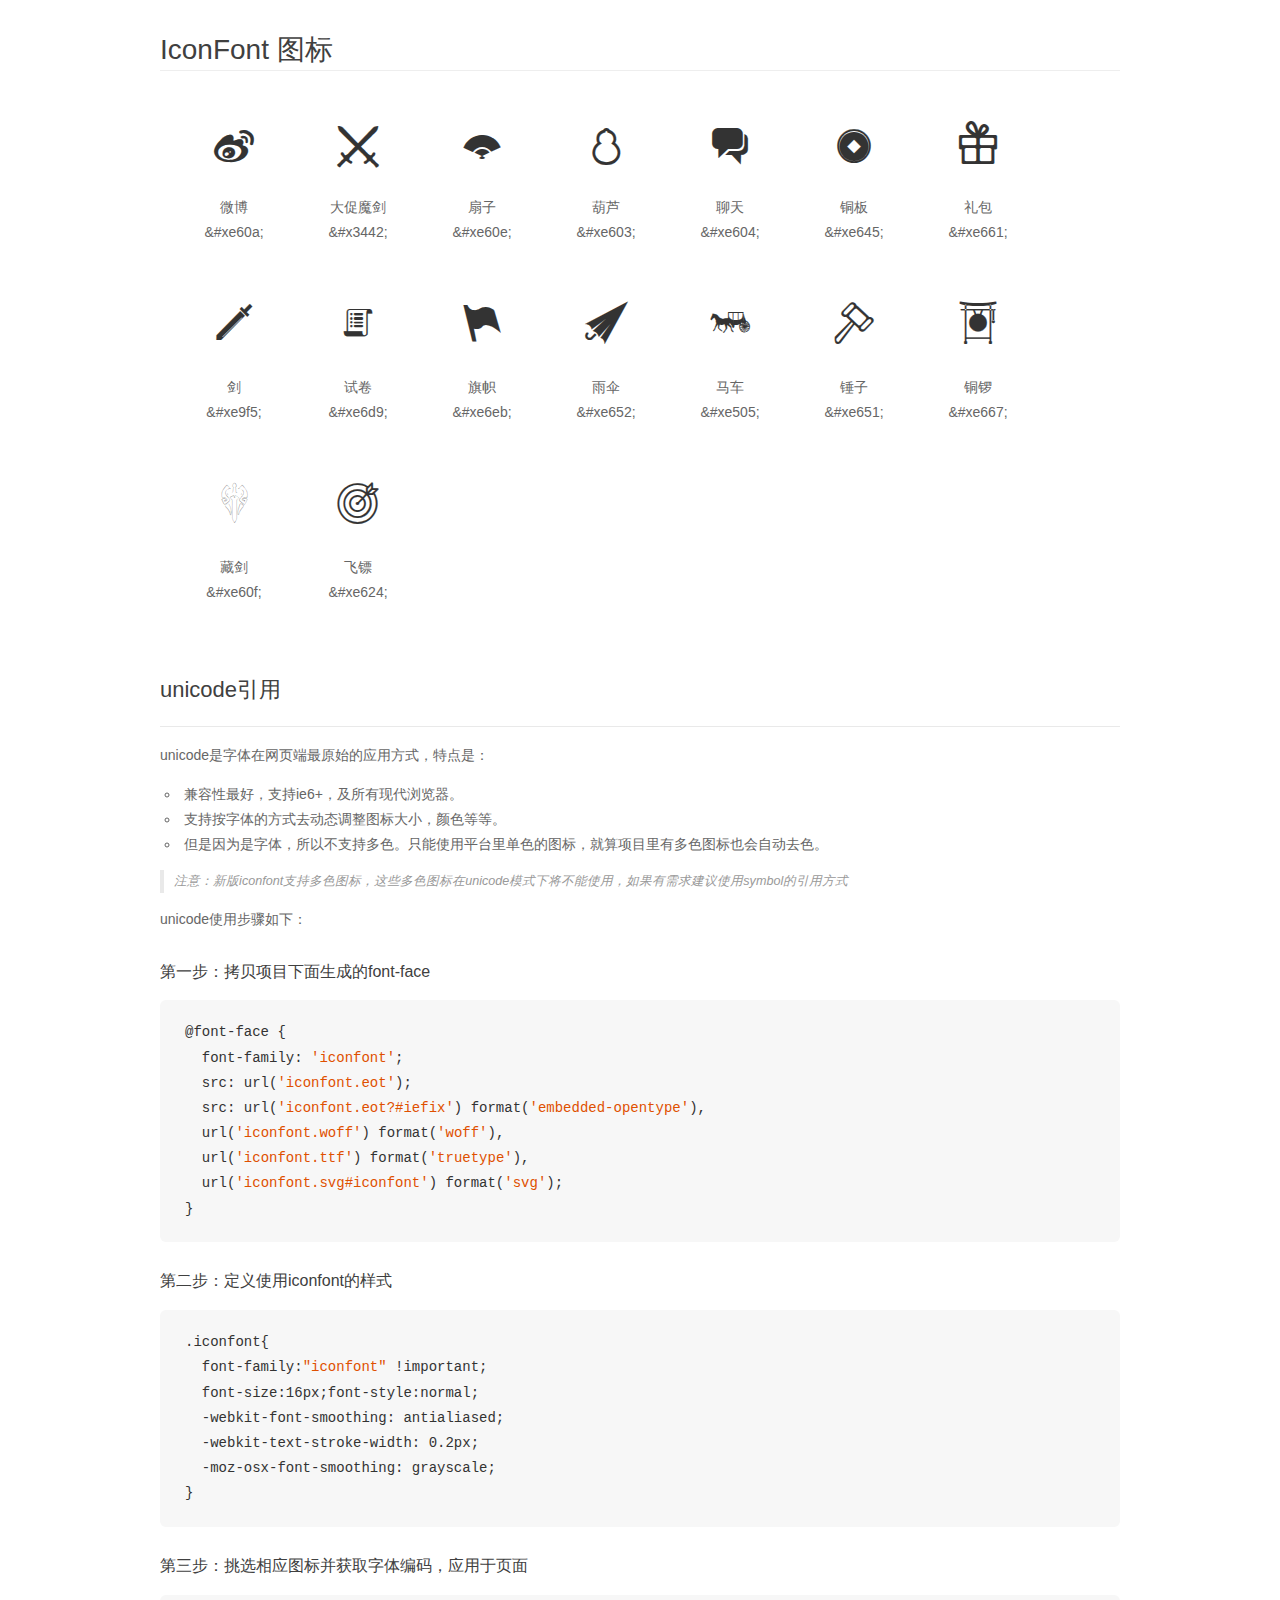
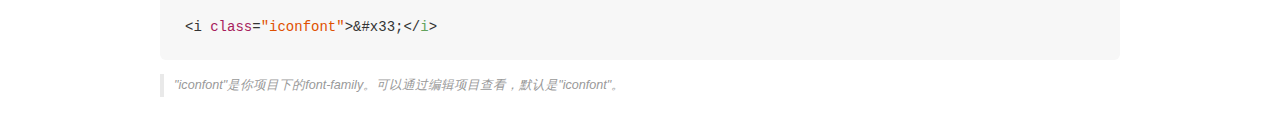
<file: font2/demo_unicode.html>
<!DOCTYPE html>
<html>
<head>
    <meta charset="utf-8"/>
    <title>IconFont</title>
    <link rel="stylesheet" href="demo.css">

    <style type="text/css">

        @font-face {font-family: "iconfont";
          src: url('iconfont.eot'); /* IE9*/
          src: url('iconfont.eot#iefix') format('embedded-opentype'), /* IE6-IE8 */
          url('iconfont.woff') format('woff'), /* chrome, firefox */
          url('iconfont.ttf') format('truetype'), /* chrome, firefox, opera, Safari, Android, iOS 4.2+*/
          url('iconfont.svg#iconfont') format('svg'); /* iOS 4.1- */
        }

        .iconfont {
          font-family:"iconfont" !important;
          font-size:16px;
          font-style:normal;
          -webkit-font-smoothing: antialiased;
          -webkit-text-stroke-width: 0.2px;
          -moz-osx-font-smoothing: grayscale;
        }

    </style>
</head>
<body>
    <div class="main markdown">
        <h1>IconFont 图标</h1>
        <ul class="icon_lists clear">
            
                <li>
                <i class="icon iconfont">&#xe60a;</i>
                    <div class="name">微博</div>
                    <div class="code">&amp;#xe60a;</div>
                </li>
            
                <li>
                <i class="icon iconfont">&#x3442;</i>
                    <div class="name">大促魔剑</div>
                    <div class="code">&amp;#x3442;</div>
                </li>
            
                <li>
                <i class="icon iconfont">&#xe60e;</i>
                    <div class="name">扇子</div>
                    <div class="code">&amp;#xe60e;</div>
                </li>
            
                <li>
                <i class="icon iconfont">&#xe603;</i>
                    <div class="name">葫芦</div>
                    <div class="code">&amp;#xe603;</div>
                </li>
            
                <li>
                <i class="icon iconfont">&#xe604;</i>
                    <div class="name">聊天</div>
                    <div class="code">&amp;#xe604;</div>
                </li>
            
                <li>
                <i class="icon iconfont">&#xe645;</i>
                    <div class="name">铜板</div>
                    <div class="code">&amp;#xe645;</div>
                </li>
            
                <li>
                <i class="icon iconfont">&#xe661;</i>
                    <div class="name">礼包</div>
                    <div class="code">&amp;#xe661;</div>
                </li>
            
                <li>
                <i class="icon iconfont">&#xe9f5;</i>
                    <div class="name">剑</div>
                    <div class="code">&amp;#xe9f5;</div>
                </li>
            
                <li>
                <i class="icon iconfont">&#xe6d9;</i>
                    <div class="name">试卷</div>
                    <div class="code">&amp;#xe6d9;</div>
                </li>
            
                <li>
                <i class="icon iconfont">&#xe6eb;</i>
                    <div class="name">旗帜</div>
                    <div class="code">&amp;#xe6eb;</div>
                </li>
            
                <li>
                <i class="icon iconfont">&#xe652;</i>
                    <div class="name">雨伞</div>
                    <div class="code">&amp;#xe652;</div>
                </li>
            
                <li>
                <i class="icon iconfont">&#xe505;</i>
                    <div class="name">马车</div>
                    <div class="code">&amp;#xe505;</div>
                </li>
            
                <li>
                <i class="icon iconfont">&#xe651;</i>
                    <div class="name">锤子</div>
                    <div class="code">&amp;#xe651;</div>
                </li>
            
                <li>
                <i class="icon iconfont">&#xe667;</i>
                    <div class="name">铜锣</div>
                    <div class="code">&amp;#xe667;</div>
                </li>
            
                <li>
                <i class="icon iconfont">&#xe60f;</i>
                    <div class="name">藏剑</div>
                    <div class="code">&amp;#xe60f;</div>
                </li>
            
                <li>
                <i class="icon iconfont">&#xe624;</i>
                    <div class="name">飞镖</div>
                    <div class="code">&amp;#xe624;</div>
                </li>
            
        </ul>
        <h2 id="unicode-">unicode引用</h2>
        <hr>

        <p>unicode是字体在网页端最原始的应用方式，特点是：</p>
        <ul>
        <li>兼容性最好，支持ie6+，及所有现代浏览器。</li>
        <li>支持按字体的方式去动态调整图标大小，颜色等等。</li>
        <li>但是因为是字体，所以不支持多色。只能使用平台里单色的图标，就算项目里有多色图标也会自动去色。</li>
        </ul>
        <blockquote>
        <p>注意：新版iconfont支持多色图标，这些多色图标在unicode模式下将不能使用，如果有需求建议使用symbol的引用方式</p>
        </blockquote>
        <p>unicode使用步骤如下：</p>
        <h3 id="-font-face">第一步：拷贝项目下面生成的font-face</h3>
        <pre><code class="lang-js hljs javascript">@font-face {
  font-family: <span class="hljs-string">'iconfont'</span>;
  src: url(<span class="hljs-string">'iconfont.eot'</span>);
  src: url(<span class="hljs-string">'iconfont.eot?#iefix'</span>) format(<span class="hljs-string">'embedded-opentype'</span>),
  url(<span class="hljs-string">'iconfont.woff'</span>) format(<span class="hljs-string">'woff'</span>),
  url(<span class="hljs-string">'iconfont.ttf'</span>) format(<span class="hljs-string">'truetype'</span>),
  url(<span class="hljs-string">'iconfont.svg#iconfont'</span>) format(<span class="hljs-string">'svg'</span>);
}
</code></pre>
        <h3 id="-iconfont-">第二步：定义使用iconfont的样式</h3>
        <pre><code class="lang-js hljs javascript">.iconfont{
  font-family:<span class="hljs-string">"iconfont"</span> !important;
  font-size:<span class="hljs-number">16</span>px;font-style:normal;
  -webkit-font-smoothing: antialiased;
  -webkit-text-stroke-width: <span class="hljs-number">0.2</span>px;
  -moz-osx-font-smoothing: grayscale;
}
</code></pre>
        <h3 id="-">第三步：挑选相应图标并获取字体编码，应用于页面</h3>
        <pre><code class="lang-js hljs javascript">&lt;i <span class="hljs-class"><span class="hljs-keyword">class</span></span>=<span class="hljs-string">"iconfont"</span>&gt;&amp;#x33;<span class="xml"><span class="hljs-tag">&lt;/<span class="hljs-name">i</span>&gt;</span></span></code></pre>

        <blockquote>
        <p>"iconfont"是你项目下的font-family。可以通过编辑项目查看，默认是"iconfont"。</p>
        </blockquote>
    </div>


</body>
</html>
</file>
<file: font/iconfont.css>
@font-face {
  font-family: "iconfont";
  src: url('iconfont.eot?t=1495001392358'); /* IE9*/
  src: url('iconfont.eot?t=1495001392358#iefix') format('embedded-opentype'), /* IE6-IE8 */
  url('iconfont.woff?t=1495001392358') format('woff'), /* chrome, firefox */
  url('iconfont.ttf?t=1495001392358') format('truetype'), /* chrome, firefox, opera, Safari, Android, iOS 4.2+*/
  url('iconfont.svg?t=1495001392358#iconfont') format('svg'); /* iOS 4.1- */
}

.iconfont {
  font-family:"iconfont" !important;
  font-size:16px;
  font-style:normal;
  -webkit-font-smoothing: antialiased;
  -moz-osx-font-smoothing: grayscale;
}

.icon-you:before { content: "\e615"; }
</file>
<file: font1/iconfont.css>
@font-face {
  font-family: "iconfont";
  src: url('iconfont.eot?t=1495070329216'); /* IE9*/
  src: url('iconfont.eot?t=1495070329216#iefix') format('embedded-opentype'), /* IE6-IE8 */
  url('iconfont.woff?t=1495070329216') format('woff'), /* chrome, firefox */
  url('iconfont.ttf?t=1495070329216') format('truetype'), /* chrome, firefox, opera, Safari, Android, iOS 4.2+*/
  url('iconfont.svg?t=1495070329216#iconfont') format('svg'); /* iOS 4.1- */
}

.iconfont {
  font-family:"iconfont" !important;
  font-size:16px;
  font-style:normal;
  -webkit-font-smoothing: antialiased;
  -moz-osx-font-smoothing: grayscale;
}

.icon-tingzi:before { content: "\e64f"; }

.icon-guzhao:before { content: "\e8d9"; }

.icon-erji:before { content: "\e625"; }

.icon-iconfontgouwuche:before { content: "\e60e"; }

.icon-qqkefu:before { content: "\e62b"; }

.icon-zhanghu:before { content: "\e636"; }

.icon-jian:before { content: "\e66a"; }

.icon-heart:before { content: "\e601"; }
</file>
<file: css/index.css>
/*主体版心*/
.common {
    width: 1280px;
    margin:0 auto;
}
/*网页大主体容器*/
.wrapper {
    width: 1348px;
    height: 1870px;
    border-top: 1px solid #c9c9c9;
    background: #e6ebea url(../img/bg20170210.jpg) no-repeat 50% 0;
}
/*网页头部*/
.header {
    height: 380px;
    position: relative;
}
.header .logo {
    font-size: 0;
    margin-top: 25px;
    width: 191px;
    height: 67px;
    background:  url(../img/logo.png) no-repeat;
}
/*右边模块的列表*/
.header-right {
    float: right;
    margin-top: 40px;
    margin-right: 20px;
}
.header-right ul li dd {
    cursor:pointer;
}
.header-right ul li dd:hover {
    color: #199d80;
}

.header-right ul li {
    float: left;
    width: 84px;
}
.header-right ul li+li{
    margin-left: 18px;
}
/*英文标题*/
.header-right ul li .en {
    font-size: 10px;
    color:#949499;
    -webkit-transform:scale(0.75);
    position: relative;
    left: -12px;
}
/*中文标题*/
.header-right ul li .ch {
    font:bold 16px "楷体";
    color:black;

}
.header-right ul li .ch.active{
    font: 16px "楷体";
}
.header-right ul li dt {
    margin-bottom: 10px;
}
.header-right ul li dd{
    font: 14px "微软雅黑";
}
/*底部链接*/
.notelink {
    width: 306px;
    height: 177px;
    right: 0;
    top: 180px;
    position: absolute;
    background: url(../img/slogn20170210.png) no-repeat;
}
/*---------------------------------内容部分-------------------*/
/*右边侧栏*/
.first {
    height: 300px;
}
.content .article {
    height: 300px;
    width: 186px;
}
/*右边侧栏的游戏下载样式*/
.content .article .download {
    height: 75px;
    width: 186px;
    display: block;
    text-align: center;
    background:#2fc3a2 url(../img/spr-icon.png)no-repeat  10px -363px;
    padding-top: 40px;
}
.content .article .download:hover {
    opacity: 0.8;
}
.content .article .download h2 {
    color:#fff;
    height: 35px;
    font:bold 25px "微软雅黑";
}
.content .article .download span {
    color:#1d997e;
    bottom:35px;
    font-size: 15px;
}
/*下面3项选项*/
.content .article .g2 {
    height: 185px;
    width: 186px;
    background-color: #199d80;
}
.content .article .g2 li{
    width: 186px;
    height: 61px;
    position: relative;
}
.content .article .g2 li i {
    width: 23px;
    height: 23px;
    font-size: 23px;
    color: rgba(255,255,255,.5);
    position: absolute;
    left: 47px;
    top: 20px;
}
.content .article .g2 li span {
    position: absolute;
    top:20px;
    right: 46px;
    font-size: 14px;
    color: #fff;
    font-family: "微软雅黑";
}
.content .article .g2 li:hover {
    background-color: #2D8672;
}
.content .article .g2 .line {
    display: block;
    margin:0 auto;
    width: 156px;
    height: 1px;
    background-color: #26ae90;
}




/*            ---------------------------- 中间轮播图------------------------             */
.content .lunbo {
    width: 799px;
    height: 300px;
    background-color: pink;
    margin-left: 15px;
    position: relative;
}
/*轮播图内容部分*/
.content .lunbo .inner {
    position: relative;
    overflow: hidden;
    height: 300px;
}
.content .lunbo .inner .rotate {
    width: 800%;
    position: absolute;
    left: 0;
}
.content .lunbo .inner .rotate li{
    float: left;
}
    /*下面选项列表*/
.content .lunbo .numbox {
    width: 799px;
    height: 36px;
    position: absolute;
    bottom: 0;
    background-color: rgba(0,0,0,.7);
}
.content .lunbo .numbox li {
    width: 114.1px;
    height: 36px;
    float: left;
    text-align: center;
    color: #919090;
    line-height: 36px;
    cursor: pointer;
}
.content .lunbo .numbox li.active {
    background-color: #2fc3a3;
    color:#fff;
}
/*.content .lunbo .numbox li:hover {*/
    /*background-color: #2fc3a3;*/
    /*color:#fff;*/
/*}*/
/*控制按钮部分*/
.content .lunbo .btn {
    position: absolute;
    top: 0;
    right: 0;
    text-align: center;
    line-height: 28px;
    font-family: "微软雅黑";
}
.content .lunbo .btn div{
    cursor: pointer;
    width: 75px;
    height: 28px;
    background-color: #3a3a3a;
    color:#7f7f7f;
}
.content .lunbo div.active {
    background-color: #2fc3a3;
    color:#dde2e1;
}
/*----------------右边的新区模块-----------------------*/
.content .new-ser {
    width: 229px;
    height: 250px;
    background-color: #fff;
    padding: 25px 18px;
}
.content .new-ser .info-head {
    height: 40px;
    position: relative;
}
.content .new-ser .info-head span {
    float: left;
    height: 38px;
    width: 35px;
    background: url(../img/spr-icon.png)no-repeat -134px 0;
}
.content .new-ser .info-head p {
    font:14px "微软雅黑";
    position: absolute;
    top: -5px;
    left: 40px;

}
.content .new-ser .info-head h3 {
    font:bolder 18px "微乳雅黑";
    color: #2fc3a3;
    bottom: 5px;
    left: 40px;
    position: absolute;
}
/*图片*/
.content .new-ser .adver a {
    margin-top: 5px;
    display: block;
    width: 230px;
    height: 103px;
}
.content .new-ser .adver a:hover {
    border:1px solid #aaa;
    width: 228px;
    height: 101px;
}
.content .new-ser .info-mes {
    margin-top: 20px;
}



/*     =---------------------------------第二列开始------------*/
.second {
    margin-top: 15px;
}
.content .qnav {
    width: 186px;
    height: 300px;
    background:url(../img/bg-home2.jpg)no-repeat ;
}
.content .qnav ul li {
    width: 93px;
    float: left;
    height: 100px;
    position: relative;
    overflow: hidden;
}
.content .qnav ul li i {
    color: #CFAE69;
    font-size: 40px;
    /*font-weight: bolder;*/
    position: absolute;
    top: 35px;
    left: 20px;
}
.content .qnav ul li.ziliao i {
    color: #CFAE69;
    font-size: 50px;
    font-weight: bolder;
    position: absolute;
    top: 35px;
    left: 20px;
}

.content .qnav ul li span {
    position: absolute;
    top: 70px;
    left: 25px;
    color: #fffdef;
}
.content .qnav ul li div{
    width: 93px;
    height: 100px;
    background: #CFAE69;
    opacity: 0;
}
/* -------------第二列的新闻模块--------------------*/
.content .second .news {
    width: 393px;
    height: 300px;
    background-color: #fff;
    margin-left: 15px;
    position: relative;
    overflow: hidden;
}
.content .second .news .title {
    margin-top: 30px;
    margin-left: 20px;
    margin-right: 20px;
    width: 353px;
    height: 28px;
    position: relative;
}
.content .second .news .title li {
    float: left;
}
.content .second .news .title li a{
    height: 28px;
    width: 50px;
    display: block;
    font: 14px "微软雅黑";
    text-align: center;
}
.content .second .news .title li:hover {
    border-bottom: 2px solid red;
    color: #2fc3a2;
}
/*.content .second .news .title li .active {*/
    /*border-bottom: 2px solid red;*/
    /*color: #2fc3a2;*/
/*}*/

.content .second .news .title .more {
    color:#aaaaaa;
    font: bold 15px "微软雅黑";
    float: right;
}
.content .second .news .line{
    width: 100%;
    height: 1px;
    position: absolute;
    bottom: 0;
    background-color: #e4eae9;
}
.content .second .news .infoContent {
    width: 500%;
    position: absolute;
}
.content .second .news .infoContent .info{
    width: 333px;
    padding-left: 20px;
    padding-right: 20px;
    float: left;
}
/*.content .second .news .infoContent ul+ul {*/
    /*margin-left: 20px;*/
/*}*/
.content .second .news .info {
    width: 359px;
    margin-top: 25px;
    
}
.content .second .news .info li {
    font-size: 13px;
    height: 25px;
}
.content .second .news .info li a {
    margin-left: 10px;
}
.content .second .news .info li .date {
    float: right;
    color:#b9b9b9;
    font-size: 14px;
    /*margin-left: 20px;*/
}
/*大的活动盒子*/
.content .second .huodong {
    width: 391px;
    height: 300px;
    margin-left: 15px;
}

/*活动中心*/
.content .second .activit a{
    width: 391px;
    display:block;
    height: 142px;
}
/*游戏特色*/
.content .second .special {
    width: 189px;
    height: 142px;
    margin-top: 15px;
}
.content .second .special+.special{
    margin-left: 13px;
}
/*英雄介绍*/
.content .second  .hero {
    width: 265px;
    height: 295px;
    background:url(../img/bg-home2.jpg) no-repeat -186px 0;
    padding-top: 5px;
    overflow: hidden;
}
.content .second  .hero .head {
    width: 235px;
    height: 28px;
    margin:0 15px;
}
.content .second  .hero .head ul li {
    margin-right: 8px;
    float: left;
}
.content .second  .hero .head a {
    height: 20px;
    width: 20px;
    display: block;
    line-height: 28px;
    text-align: center;
    /*border: 1px solid #b9c1c1;*/
    /*border-radius: 50%;*/
    /*transform:rotate(45deg);*/
}
.content .second  .hero .head i:hover {
    color: #2fc3a2;
}
.content .second  .hero .head i {
    font-size: 23px;
    color: #b9c1c1;
}
/*英雄角色的信息介绍*/
.content .second  .hero .hero-info {
    position: relative;
    margin-top: 20px;
}
.content .second  .hero .hero-info .heroname {
    position: absolute;
    padding-left: 18px;
    width: 150px;
    height: 291px;
    z-index: 2;
    left: -200px;
}
.content .second  .hero .hero-info .heroname h3 {
    font-size: 40px;
    font-weight: bolder;
    font-family: "微软雅黑";
    color: #2fc3a2;
}
.content .second  .hero .hero-info .heroname p.des {
    margin-top: 17px;
    font-family: "微软雅黑";
    margin-bottom: 10px;
}
.content .second  .hero .hero-info .heroname h4 {
    font-family: "微软雅黑";
    font-weight: bold;
}
.content .second  .hero .hero-info .heroname h4+h4 {
    margin-bottom: 10px;
}
.content .second  .hero .hero-info .heroname span {
    font-family: "微软雅黑";
    font-size: 14px;
}
.content .second  .hero .hero-info .heroname i.yel {
    width: 10px;
    height: 10px;
    display: inline-block;
    background-color: #ff8f16;
    margin-right: 7px;
    transform: rotate(45deg);
}
.content .second  .hero .hero-info .heroname i.hui {
    border: 1px solid #cacac9;
    width: 10px;
    height: 10px;
    display: inline-block;
    backgroud-color:#eeeceb;!important;
    transform: rotate(45deg);
}
.content .second  .hero .hero-info .heroname a {
    width: 68px;
    height: 28px;
    display: inline-block;
    line-height: 28px;
    text-align: center;
    background-color: #2fc3a2;
    color: #fff;
    border-radius: 10px;
    margin-top: 10px;
}
.heropic.heroname a:hover {
    opacity: 0.8;
}
.content .second  .hero .hero-info .heroname a+a{
    background-color: #2d2d2d;
    margin-left: 10px;
}
/*英雄图片*/
.content .second  .hero .hero-info .heropic {
    z-index: 1;
    right: -200px;
    position: absolute;
    top: -20px;
}
</file>
<file: css/common.css>
/* ��ʼ��1��ȥ��Ĭ�ϵı߾� */
body,div,span,ul,ol,li,p,h1,h2,h3,h4,h5,h6,dl,dt,dd,form,input,img,a,select,textarea,button {
  padding:0;
  margin:0;
}
/* ��ʼ��2������б�ǰ��Ĭ�ϵĵ����� */
ul,ol {
  list-style: none;
}
/* ��ʼ��3�����Ĭ�ϵı߿� */
input {
  border:none;
  outline:none;
}
/* ��ʼ��4����ҳ������һ��ͳһ�������С�����͡��иߣ��Լ�body�ı���ɫ */
body {
  font:normal normal 12px/12px "Microsoft","����"��tahoma, arial, "Hiragino Sans GB", "\\5b8b��", sans-serif;
  background-color: #fff;
}
/* ��ʼ��5�� ����a��ǩ��������ɫ�Լ�ȥ���»��� */
a {
  color:#000;
  text-decoration: none;
}
a:hover {
  color:red;
}
/* ��ʼ��6:�����������ʽ���� */
.clearfloat:after {
  content:"";
  display: block;
  clear:both;
  height: 0;
  line-height: 0;
  visibility:hidden;
}
.clearfloat {
  zoom:1;   /*����ie�Ͱ汾�����  */
}
/* ��ʼ��7�����ø��� */
.fl {
  float:left;
}
.fr {
  float:right;
}
/*����*/
.bx {
  width: 1280px;
  margin: 0 auto;
}
</file>
<file: css/css.css>
/*------------ҳ��ͷ����ʼ--------------*/
.banner {
  height: 38px;
  border-top: 1px solid #e4e7ea;
  border-bottom: 1px solid #e4e7ea;
}
.banner .bx {
  position: relative;
}

/*��Ѷlogo����*/
.banner .bx ul .logo a {
  width: 220px;
  height: 40px;
  display: block;
  background:url("../img/icos.png") no-repeat 0 -38px;
  position: absolute;
  left: 135px;
  top: 0;
  z-index: 2;
}

/*qq���貿��*/
.banner .bx ul .xw {
  position: absolute;
  top: 0;
  left: 355px;
  width: 230px;
  height: 40px;
  z-index: 1;
}
.banner .bx .xwbig a {
  display: none;
  position: absolute;
  left:-217px;
  top: 0;
}

/*�ɳ��ػ�ƽ̨����*/
.banner .bx ul .grow a {
  display: block;
  width: 100px;
  height: 40px;
  line-height: 40px;
  font-size: 12px;
  padding-left: 20px;
  background: url("../img/grow.png") no-repeat left center;
  position: absolute;
  top: 0;
  right: 250px;
  z-index: 1;
}
.banner .bx ul .grow a:hover {
  color: red;
}

/*��Ѷ��Ϸ���а񲿷�*/
.banner .bx ul .txrank {
  width: 120px;
  height: 40px;
  position: absolute;
  top: 10px;
  right: 130px;
  font-size: 13px;
  z-index: 1;
}
.banner .bx ul .txrank .rank:hover {
  color: red;
  cursor: pointer;
}
.banner .bx ul .txrank .srank {
  border: 1px solid black;
  font-size: 12px;
}

/*��Ѷ��Ϸ���а���ͣ���ֵİ�鲿��*/
.banner .bx .content {
  width: 688px;
  height: 439px;
  padding-left: 10px;
  padding-top: 17px;
  border: 1px solid #ccc;
  background-color: #fff;
  position: absolute;
  top: 28px;
  right: 10px;
  display: none;
}
.banner .bx .content .u1 .lib1,
.banner .bx .content .u1 .lib2{
  padding-right:12px;
}
.banner .bx .content .u1 .lib2,
.banner .bx .content .u1 .lib3{
  padding-left:10px;
}
.banner .bx .content .u1 .bline {
  width: 1px;
  height: 420px;
  background-color: #ccc;
}
.banner .bx .content .u1 li .new {
  font: bold 15px "΢���ź�";
}
.banner .bx .content .u1 li .more {
  font-size: 12px;
  margin-left:90px;
  color: #707e91;
}
.banner .bx .content .u1 li .more:hover {
  color: red;
}
.banner .bx .content .u1 li .rm {
  color: #999;
  height: 38px;
  line-height: 38px;
}
.banner .bx .content .u1 .line {
  width: 210px;
  height: 1px;
  background-color: #e5e5e5;
}
.banner .bx .u2 li {
  position: relative;
  width: 194px;
  height: 28px;
}
.banner .bx .u2 li .visual {
  color: #707e91;
  font-size: 13px;
  position: absolute;
  left:25px;
  top: 5px;
}
.banner .bx .u2 li .uvisual {
  display: none;
}
.banner .bx .u2 .rank-ico {
  text-align: center;
  line-height: 12px;
  color: white;
  width: 14px;
  height: 14px;
  background-color: #ff4e00;
  position: absolute;
  top: 8px;
  left: 0;
  font-size: 12px;
}
.banner .bx .u2 li a {
  display: block;
  border: 1px solid #ccc;
  width: 194px;
}
/*-----------------ҳ��ͷ������------------------*/



/*----------------���岿�ֿ�ʼ------------------*/
.wrapper {
  background-color: #e5ebe9;
}
/*��߲��ֿ�ʼ*/
.wrapper .bx .left {
  width: 156px;
  height: 733px;
  background-color: #3a3a3a;
  padding: 15px;
  margin-top: 15px;
}
.wrapper .bx .left .ula li {
  position: relative;
}
.wrapper .bx .left .ula li a {
  display: block;
  font-size: 14px;
  height: 41px;
  line-height: 41px;
  border-bottom: 1px solid #474747;
  text-align: center;
  text-indent: 35px;
  color: #d4d4d4;
}
.wrapper .bx .left .ula li a:hover {
  background-color: #383838;
  color: #fff;
}
.wrapper .bx .left .ula li i {
  position: absolute;
  color: #cfae69;
}
.wrapper .bx .left .ula li .i1 {
  font-size: 29px;
  top: 10px;
  left: 26px;
}
.wrapper .bx .left .ula li .i2 {
  font-size: 23px;
  top: 10px;
  left: 28px;
}
.wrapper .bx .left .ula li .i3 {
  font-size: 20px;
  top: 8px;
  left: 29px;
}
/*��ά�벿��*/
.wrapper .bx .left .ewm {
  height: 161px;
  margin-top: 40px;
}
.wrapper .bx .left .ewm .dl1 {
  margin-left: 14px;
}
.wrapper .bx .left .ewm .dl1 dt {
  margin-left: 7px;
  height: 18px;
  color: #959595;
}
.wrapper .bx .left .ewm .dl1 dt span {
  display: inline-block;
  font-size: 12px;
  cursor: pointer;
}
.wrapper .bx .left .ewm .dl1 dt #myd {
  color: #ffffff;
}
.wrapper .bx .left .ewm .dl1 dt i {
  display: inline-block;
  height: 18px;
  width: 1px;
  background-color: #959595;
  vertical-align: middle;
}
.wrapper .bx .left .ewm .dl1 dd {
  margin-top: 12px;
}
.wrapper .bx .left .ewm .dl1 dd #img2 {
  display: none;
}
/*�����̲���*/
.wrapper .bx .left .partners {
  width: 132px;
  height: 90px;
  margin: 0 auto;
  margin-top: 26px;
}
.wrapper .bx .left .partners .ulb li {
  width: 36px;
  height: 36px;
  background-color: #4c4c4c;
  border-radius: 18px;
  float: left;
}
.wrapper .bx .left .partners .ulb li:hover img{
  opacity: 1;
  cursor: pointer;
}
.wrapper .bx .left .partners .ulb li img {
  opacity: .5;
}
.wrapper .bx .left .partners .ulb .li1 {
  margin-left: 12px;
}
.wrapper .bx .left .partners .ulb .li2 {
  margin-top: 15px;
}
/*��߲��ֽ���*/

/*�м䲿�ֿ�ʼ*/
.wrapper .bx .middle {
  width: 799px;
  height: 763px;
  margin-left: 15px;
  margin-top: 15px;
}
/*ͬ�˰��*/
.wrapper .bx .middle .m-t {
  width: 799px;
  height: 299px;
  background-color: #fff;
  position: relative;
  overflow: hidden;
}
.wrapper .bx .middle .m-t .leng {
  width: 68px;
  height: 299px;
  background: url("../img/fanstab.jpg");
  cursor: pointer;
}
.wrapper .bx .middle .m-t .trcomm {
  width: 459px;
  height: 299px;
  background-color: #fff;
  position: absolute;
}
.wrapper .bx .middle .m-t .trsp {
  left: 391px;
  top: 0;
}
.wrapper .bx .middle .m-t .trsp .leng {
  background-position: 0 0;
}
.wrapper .bx .middle .m-t .trcos {
  left: 459px;
  top: 0;
}
.wrapper .bx .middle .m-t .trcos .leng {
  background-position: -340px 0;
}
.wrapper .bx .middle .m-t .trhh {
  left: 527px;
  top: 0;
}
.wrapper .bx .middle .m-t .trhh .leng {
  background-position: -136px 0;
}
.wrapper .bx .middle .m-t .trxs {
  left: 595px;
  top: 0;
}
.wrapper .bx .middle .m-t .trxs .leng {
  background-position: -204px 0;
}
.wrapper .bx .middle .m-t .tryy {
  left: 663px;
  top: 0;
}
.wrapper .bx .middle .m-t .tryy .leng {
  background-position: -68px 0;
}
.wrapper .bx .middle .m-t .trzb {
  left: 731px;
  top: 0;
}
.wrapper .bx .middle .m-t .trzb .leng {
  background-position: -272px 0;
}
.wrapper .bx .middle .m-t .trtj {
  width: 352px;
  height: 291px;
  padding-top: 8px;
  padding-left: 20px;
  padding-right: 19px;
}
.wrapper .bx .middle .m-t p {
  height: 49px;
}
.wrapper .bx .middle .m-t p a {
  color: #888;
  font-size: 14px;
}
.wrapper .bx .middle .m-t p .span1 {
  color: #2fc3a2;
}
.wrapper .bx .middle .m-t p a:hover {
  color: #2fc3a2;
}
.wrapper .bx .middle .m-t p .as {
  margin-left: 160px;
}
.wrapper .bx .middle .m-t .ulc {
  margin-top: 7px;
}
.wrapper .bx .middle .m-t .ulc li {
  height: 26px;
}
.wrapper .bx .middle .m-t .ulc li a {
  display: inline-block;
  font-size: 13px;
  width: 310px;
}
.wrapper .bx .middle .m-t .ulc li:hover a {
  color: #2fc3a2;
}
.wrapper .bx .middle .m-t .ulc li .time {
  color: #b9b9b9;
  font-size: 12px;
}
.wrapper .bx .middle .m-t .ulc li .time:hover {
  cursor: pointer;
}



.wrapper .bx .middle .m-m {
  margin-top: 15px;
}
.wrapper .bx .middle .m-m .mm-l,
.wrapper .bx .middle .m-m .mm-r {
  width: 352px;
  height: 265px;
  background-color: #fff;
  padding: 17px 20px;
  overflow: hidden;
  position: relative;
}
.wrapper .bx .middle .m-m .mm-r {
  margin-left: 15px;
}
.wrapper .bx .middle .m-m .uld {
  border-bottom: 1px solid #e4eae9;
}
.wrapper .bx .middle .m-m .uld li {
  float: left;
}
.wrapper .bx .middle .m-m .uld .mheader {
  color: #2fc3a2;
  font-size: 16px;
  font-weight: bold;
  width: 50px;
  height: 41px;
  line-height: 41px;
  text-align: center;
}
.wrapper .bx .middle .m-m .uld li+li a {
  display: block;
  font-size: 13px;
  width: 50px;
  height: 41px;
  text-align: center;
  line-height: 41px;
}
.wrapper .bx .middle .m-m .uld .active {
  border-bottom: 2px solid #ff8f17;
}
.wrapper .bx .middle .m-m .uld li+li a:hover {
  color:#ff8f17;
}
.wrapper .bx .middle .m-m .uld .mmore {
  float: right;
}
.wrapper .bx .middle .m-m .uld .mmore a {
  font-weight: bold;
  color: #b9c1c2;
}
.wrapper .bx .middle .m-m .ule {
  width: 350px;
}
.wrapper .bx .middle .m-m .ule li {
  height: 26px;
}
.wrapper .bx .middle .m-m .ule a {
  display: inline-block;
  width: 300px;
  height: 26px;
  font-size: 13px;
  overflow: hidden;
  text-overflow:ellipsis;
  white-space: nowrap;
}
.wrapper .bx .middle .m-m .ule li:hover a {
  color: #05b489;
}
.wrapper .bx .middle .m-m .ule .etime {
  vertical-align: top;
  margin-left: 9px;
  font-size: 13px;
  color: #b1b1b1;
  cursor: pointer;
}
.wrapper .bx .middle .m-m .lbtx {
  width: 1480px;
  height: 208px;
  position: absolute;
  left: 20px;
  top: 76px;
}
.wrapper .bx .middle .m-m .lbtx .ule+.ule {
  margin-left: 20px;
}

.wrapper .bx .middle .m-b {
  margin-top: 15px;
}
.wrapper .bx .middle .m-b .mb-l {
  width: 257px;
  height: 135px;
}
.wrapper .bx .middle .m-b .mb-m {
  width: 257px;
  height: 135px;
  margin-left: 14px;
}
.wrapper .bx .middle .m-b .mb-r {
  width: 257px;
  height: 135px;
  margin-left: 14px;
}
/*�м䲿�ֽ���*/

/*�ұ߲��ֿ�ʼ*/
.wrapper .bx .right {
  width: 265px;
  height: 763px;
  margin-top: 15px;
}
.wrapper .bx .right .r-t .rtcomm {
  width: 125px;
  height: 142px;
  background-color: #2fc3a3;
  overflow: hidden;
  text-align: center;
}
.wrapper .bx .right .r-t .rimg {
  width: 64px;
  height: 64px;
  position: absolute;
  left: 35px;
  top: 20px;
  background: url("../img/icon_3.png") no-repeat;
}
.wrapper .bx .right .r-t .rtlt .rimg {
  background-position: -11px -315px;
}
.wrapper .bx .right .r-t .rtrt .rimg {
  background-position: -11px -538px;
}
.wrapper .bx .right .r-t .rtlb .rimg {
  background-position: -9px -746px;
}
.wrapper .bx .right .r-t .rtrb .rimg {
  background-position: -11px -975px;
}
.wrapper .bx .right .r-t .rtex {
  width: 125px;
  height: 142px;
  color: white;
  display: block;
  position: relative;
}
.wrapper .bx .right .r-t .rtex .tex {
  width: 45px;
  height: 25px;
  position: absolute;
  left: 40px;
  top:100px;
}

.wrapper .bx .right .r-t .rtrt {
  width: 125px;
  height: 142px;
  background-color: #2fc3a3;
  margin-left: 15px;
  margin-bottom: 15px;
}
.wrapper .bx .right .r-t .rtlb {
  width: 125px;
  height: 142px;
  background-color: #2fc3a3;
  margin-right: 15px;
}
.wrapper .bx .right .r-t .rtrb {
  width: 125px;
  height: 142px;
  background-color: #2fc3a3;
}
.wrapper .bx .right .r-m {
  width: 265px;
  height: 299px;
  margin-top: 15px;
}
.wrapper .bx .right .r-b {
  width: 265px;
  height: 135px;
  margin-top: 15px;
}
/*�ұ߲��ֽ���*/


/*foot start*/
.foot{
  height: 160px;
  width: 100%;
  background-color: #202020;
}
.foot .bx .tencent{
  float: left;
  margin:40px 0 0 240px;
  width: 280px;
  height: 40px;
  background:url("../images/nav-copy.png")no-repeat -1519px 0
}
.foot .bx .right{
  margin-top: 20px;
  float: left;
  width: 580px;
  height: 80px;
  border-left: 1px solid #4f4f4f ;
  padding: 2px 5px;

}
.foot .bx .right .yqlj{
  float: left;
}
.foot .bx .right .yqlj li{
  float: left;
}
.foot .bx .right .yqlj li.dx{
  border:1px solid #4f4f4f;
  height: 8px;
  margin: 5px 3px 0;
}


/*foot end*/

/*----------------���岿�ֽ���------------------*/
</file>
<file: css/index6.css>
/*css初始化*/
body, div, dl, dt, dd, ul, ol, li, h1, h2, h3, h4, h5, h6, pre, code, form, fieldset, legend, input, textarea, p, blockquote, th, td, img {
	margin: 0;
	padding: 0;
}
/*合并单元格边框*/
table {
	border-collapse: collapse;
	border-spacing: 0
}
fieldset, img {
	border: 0;
}
address, caption, cite, code, dfn, em, strong, th, var {
	font-style: normal;
	font-weight: normal
}
/*去掉ol、ul列表的默认修饰点*/
ol, ul {
	list-style: none
}
caption, th {
	text-align: left
}
h1, h2, h3, h4, h5, h6 {
	font-size: 100%;
	font-weight: normal
}
input, textarea, select {
	font-family: inherit;
	font-size: inherit;
	font-weight: inherit
}
input, textarea, select {
 *font-size: 100%
}
/*去掉图片底部默认空白缝隙*/
img {
	vertical-align: top;
}
/*去掉超链接默认下划线*/
:link, :visited, ins {
	text-decoration: none;
}
a {
	color: #666767;
}
/**.wrapper**/
body {
	font-family: 'Microsoft YaHei';
	font-size: 12px;
	background: url(../images/bg_2.jpg) no-repeat center bottom #f1f1f1;
/*	padding-top: 42px;*/
}
/*顶部导航条*/
.nav_top{
	width: 100%;
	height: 42px;
}
.ost_box {
	height: 42px;
}
.hide {
	text-indent: -9999px;
}
.wrapper {
	background: url(../images/bg.jpg) no-repeat center top;
}
.container {
	position: relative;
	width: 1215px;
	margin: 0 auto;
	overflow: hidden;
}
.header {
	height: 383px;
}
.header h1 {
	float: left;
	margin-top: 16px;
}
.header .into {
	float: right;
	width: 86px;
	height: 37px;
	background: url(../images/img_1.png) no-repeat;
}
.content {
	float: right;
	width: 1000px;
	overflow: hidden;
}
.nav_left {
	float: left;
	width: 200px;
	padding-right: 15px;
	overflow: hidden;
}
.download {
	display: block;
	height: 104px;
	background: url(../images/img_2.jpg) no-repeat;
}
.nav_list1 {
	position: relative;
	background: url(../images/img_7.jpg) repeat-y;
	overflow: hidden;
}
.nav_list1 li {
	float: left;
	width: 99px;
	margin: 1px 1px 0 0;
	height: 70px;
}
.nav_list1 .heightmax {
	height: 80px;
}
.nav_list1 a {
	display: block;
	height: 100%;
	background-image: url(../images/img_7.png);
	transition: all 0.6s ease;
}
.nav_list1 .nl1 {
	background-position: 0 -1px;
}
.nav_list1 .nl2 {
	background-position: -100px -1px;
}
.nl3 {
	background-position: 0 -82px;
}
.nl4 {
	background-position: -100px -82px;
}
.nl5 {
	background-position: 0 -153px;
}
.nl6 {
	background-position: -100px -153px;
}
.nl7 {
	background-position: 0 -224px;
}
.nl8 {
	background-position: -100px -224px;
}
.nl9 {
	background-position: 0 -295px;
}
.nl10 {
	background-position: -100px -295px;
}
.nl11 {
	background-position: 0 -366px;
}
.nav_list1 a:hover {
	background-color: #d3ede7;
}
.nav_list2 {
	height: 350px;
	background: url(../images/img_8.jpg) no-repeat;
	overflow: hidden;
}
.nav_list2 li {
	float: left;
}
.nav_list2 a {
	display: block;
	width: 99px;
	height: 116px;
	text-align: center;
	overflow: hidden;
	margin: 0 1px 1px 0;
	color: #fff;
	line-height: 166px;
	font-size: 15px;
	transition: all 0.1s ease;
}
.nav_list2 a:hover {
	background: url(../images/img_9.jpg);
	line-height: 116px;
	transition: all 0.6s ease;
}
.nav_list2 .even {
	width: 100px;
	margin-right: 0;
}
.nav_gg {
	padding-top: 11px;
}
.nav_gg a {
	display: block;
	margin-bottom: 7px;
}
.img_ad {
	position: relative;
	height: 361px;
	float: left;
	width: 587px;
}
.img_ad a {
	position: absolute;
}
.img_ad_a2 {
	left: 265px;
}
.img_ad_a3 {
	top: 163px;
	left: 265px;
}
.img_ad_a4 {
	top: 163px;
	left: 433px;
}
.focus1 {
	width: 250px;
	height: 361px
}
.focus2 {
	width: 321px;
	height: 148px;
}
.focus3, .focus4 {
	width: 153px;
	height: 198px;
}
.newsbox {
	float: left;
	background: #fff;
	width: 399px;
	height: 361px;
	margin-left: 14px;
}
.toptitle {
	position: relative;
	font-size: 30px;
	height: 30px;
	line-height: 30px;
	color: #45c7ac;
	font-weight: bold;
}
.pm {
	padding: 17px 20px 0;
}
.newsbox .on {
	position: absolute;
	left: 175px;
	bottom: 0;
	font-size: 18px;
	padding: 0px 5px;
	height: 23px;
	line-height: 1.5;
	cursor: pointer;
}
.newsbox .toptitle {
	margin-bottom: 6px;
}
.toptitle a {
	position: absolute;
	right: 0;
	bottom: 0;
	font-weight: normal;
	font-size: 14px;
	line-height: 14px;
	color: #45c7ac;
}
.toptitle a:hover {
	text-decoration: underline;
}
.toptitle span {
	display: inline-block;
	width: 14px;
	margin-left: 7px;
	font-weight: bold;
	font-family: Arial;
	height: 14px;
	line-height: 14px;
	text-align: center;
	color: #fff;
	background: #2fc3a3;
}
.toptitle samp {
	position: absolute;
	bottom: 0;
	margin-left: 8px;
	overflow: hidden;
	display: inline-block;
	width: 100px;
	height: 10px;
	line-height: 10px;
	background: url(../images/img_12.png) no-repeat;
}
.toptitle .w35 {
	width: 35px;
}
.toptitle .entitle1 {
	background-position: 0 0;
}
.toptitle .entitle2 {
	background-position: 0 -10px;
}
.toptitle .entitle3 {
	background-position: 0 -19px;
}
.toptitle .entitle4 {
	background-position: 0 -29px;
}
.toptitle .entitle5 {
	background-position: 0 -39px;
}
.toptitle .entitle6 {
	background-position: 0 -48px;
}
.conlist ul {
	padding-top: 3px;
}
.conlist li {
	height: 30px;
	overflow: hidden;
}
.conlist a {
	position: relative;
	display: block;
	color: #939393;
	font-size: 12px;
	line-height: 16px;
	height: 16px;
	margin: 7px 0;
}
.conlist a em {
	position: absolute;
	top: 0;
	margin-left: 10px;
	color: #666767;
	overflow: hidden;
	width: 270px;
	text-overflow: ellipsis;
	white-space: nowrap;
}
.conlist a span {
	position: absolute;
	top: 0;
	right: 0;
}
.onlist {
	display: none
}
.boxs_bj {
	overflow: hidden;
	clear: both;
	padding: 15px 15px 15px 0;
	float: left;
	width: 586px;
}
.hbgl, .mhxs {
	background: #fff;
	width: 586px;
	height: 180px;
}
.rai_a {
	padding-top: 12px;
	margin-bottom: 15px;
}
.rai_a a {
	padding-right: 25px;
	line-height: 36px;
}
.mhxs {
	height: 255px;
	margin-top: 15px;
}
.fic_list {
	width: 350px;
	padding-top: 11px;
	float: left;
}
.fic_right {
	float: right;
}
.fic_right a {
	display: block;
	margin-top: 20px;
}
.tslm {
	float: left;
	background: #fff;
	margin: 15px 0;
	width: 399px;
	height: 450px;
}
.tslm .pm {
	padding: 17px 12px 0;
}
.tslm .toptitle {
	margin: 0 8px 17px 8px;
}
.tslm li {
	float: left;
}
.tslm li a {
	display: block;
	margin: 5px 7px 12px 8px;
	width: 172px;
	overflow: hidden;
	white-space: nowrap;
	text-overflow: ellipsis;
}
.tslm img {
	display: block;
	margin-bottom: 4px;
}
.guide {
	height: 559px;
	clear: both;
	margin-bottom: 15px;
	background: #fff url(../images/img_15.jpg) no-repeat right bottom;
}
.conlist a:hover em, .rai_a a:hover, .tslm a:hover {
	color: #45c7ac;
}
.tab .tab-panel {
	display: none
}
.tab .dis {
	display: block
}
.gui_tab {
	margin-top: 28px;
	color: #6b6b6b;
}
.gui_tab .hd {
	width: 48px;
	height: 475px;
	float: left;
	background: url(../images/img_161104.jpg) no-repeat 0 5px;
}
.gui_tab .bd {
	float: left;
	width: 446px;
	padding-left: 55px;
	height: 486px;
}
.gui_tab .hd a {
	display: block;
	height: 48px;
	width: 48px;
	background: rgba(0, 0, 0, .0);
}
.gui_tab .hd .on .ona8 {
	background: url(../images/img_161104.jpg) no-repeat right 0;
}
.gui_tab .hd .on .ona1 {
	background: url(../images/img_161104.jpg) no-repeat right -60px;
}
.gui_tab .hd .on .ona2 {
	background: url(../images/img_161104.jpg) no-repeat right -120px;
}
.gui_tab .hd .on .ona3 {
	background: url(../images/img_161104.jpg) no-repeat right -180px;
}
.gui_tab .hd .on .ona4 {
	background: url(../images/img_161104.jpg) no-repeat right -240px;
}
.gui_tab .hd .on .ona5 {
	background: url(../images/img_161104.jpg) no-repeat right -300px;
}
.gui_tab .hd .on .ona6 {
	background: url(../images/img_161104.jpg) no-repeat right -360px;
}
.gui_tab .hd .on .ona7 {
	background: url(../images/img_161104.jpg) no-repeat right -423px;
}
.gui_tab .hd li {
	padding: 6px 0;
}
.tab-panel {
	width: 877px;
	height: 484px;
	position: relative;
}
.tab-panel .rightimg {
	position: absolute;
	bottom: 0;
	right: 0;
	_bottom: -30px;
}
.tab-panel h3 {
	color: #2fc3a2;
	font-size: 52px;
	font-family: "宋体";
}
.tab-panel .int {
	margin: 8px 0 16px;
	line-height: 20px;
	width: 446px;
}
.int a {
	display: inline-block;
	width: 32px;
	height: 14px;
	line-height: 13px;
	text-align: center;
	background: #ff8f17;
	color: #fff;
}
.operation {
	position: relative;
	z-index: 2;
	overflow: hidden;
	min-height: 110px;
	_height: 110px;
}
.operation a {
	float: left;
	margin-left: 128px;
}
.operation .zindex {
	position: relative;
	z-index: 10;
}
.ope_text {
	font-size: 16px;
	float: left;
	padding-top: 3px;
}
.ope_text p {
	font-size: 12px;
	line-height: 20px;
}
.difficulty {
	width: 150px;
	height: 18px;
	margin: 5px 0 12px;
	position: relative;
}
.difficulty div {
	overflow: hidden;
	height: 18px;
}
.difficulty span {
	float: left;
	width: 18px;
	margin-right: 10px;
	height: 18px;
	background: url(../images/img_18.png) no-repeat right 0;
}
.difficulty .on span {
	background-position: 0 0;
}
.difficulty .on {
	position: absolute;
	top: 0;
	left: 0;
}
.difficulty .width1 {
	width: 28px;
}
.difficulty .width2 {
	width: 56px;
}
.difficulty .width3 {
	width: 84px;
}
.difficulty .width4 {
	width: 112px;
}
.difficulty .width5 {
	width: 140px;
}
.guide .conlist {
	position: relative;
	width: 446px;
}
.moretitle {
	font-size: 16px;
	padding: 18px 0 10px;
	clear: both;
}
.moretitle a {
	display: inline-block;
	position: absolute;
	margin: 0;
	right: 0;
	width: 40px;
	height: 22px;
	transition: all 0.6s ease;
	background: url(../images/img_19.png) no-repeat;
}
.moretitle a:hover {
	background: #8fd3c4 url(../images/img_19.png) no-repeat;
}
.play {
	background: #fff;
	width: 1000px;
	height: 412px;
	overflow: hidden;
	margin-bottom: 70px;
	color: #6b6b6b;
}
.play .pm {
	padding-right: 0;
}
.accordion {
	width: 1000px;
	overflow: hidden;
}
.acc_box {
	margin-top: 30px;
	width: 58px;
	overflow: hidden;
	float: left;
	height: 317px;
	margin-right: 1px;
	position: relative;
}
.pay_on {
	width: 428px;
}
.pay_on .play_a {
	display: none;
}
.acc_panel {
	position: relative;
	padding-left: 130px;
	width: 282px;
}
.acc_panel img {
	position: absolute;
	top: 0;
	left: 0;
}
.acc_panel .int {
	padding-top: 23px;
	z-index: 11;
	position: relative;
}
.acc_panel .int h3 {
	font-size: 28px;
	width: 30px;
	font-family: "宋体";
	float: left;
	margin-right: 12px;
	line-height: 32px;
}
.acc_panel .int p {
	width: 240px;
	float: left;
	line-height: 20px;
	color: #828282;
}
.play .conlist {
	z-index: 10;
	position: relative;
}
.play .conlist em {
	width: 200px;
}
.play .moretitle {
	padding: 20px 0 5px;
 *padding-top: 10px;
}
.play_a {
	position: absolute;
	top: 0;
	left: 0;
	z-index: 1;
	width: 58px;
	height: 317px;
	background: url(../images/img_20.jpg) no-repeat;
}
.play_a1 {
	background-position: 0 0;
}
.play_a2 {
	background-position: -59px 0;
}
.play_a3 {
	background-position: -118px 0;
}
.play_a4 {
	background-position: -177px 0;
}
.play_a5 {
	background-position: -236px 0;
}
.play_a6 {
	background-position: -295px 0;
}
.play_a7 {
	background-position: -354px 0;
}
.play_a8 {
	background-position: -413px 0;
}
.footer {
	background: url(../images/img_21.jpg);
	font-family: "宋体";
	font-size: 12px;
}
.healthy {
	clear: both;
	background: #1e2628;
	padding: 8px 3%;
	text-align: center;
	color: #4f5f5f;
}
.healthy strong {
	margin: 0 5px 0 0;
}
.footer_ied {
	margin: 0 auto;
	padding: 35px 0 45px;
	width: 742px;
	color: #596963;
	font: 12px/1.5 Tahoma, '\5b8b\4f53';
	position: relative;
	z-index: 2;
	overflow: hidden;
}
.footer_ied a {
	color: #596963;
	text-decoration: none;
}
.footer_ied a:hover {
	text-decoration: underline;
}
.wrap_logo {
	float: left;
	width: 231px;
	height: 40px;
	background: url(../images/footerlogo.png) no-repeat;
}
.wrap_logo .tg {
	float: left;
	width: 110px;
	height: 30px;
	margin-top: 10px;
	line-height: 100px;
	overflow: hidden;
}
.wrap_ied {
	float: left;
	padding: 2px 0 2px 11px;
	width: 499px;
	border-left: 1px solid #596963;
}
.wrap_ied .flks a {
	display: inline-block;
	vertical-align: middle;
	margin: 0 6px;
 *margin: 0 3px;
	_margin: 0 4px;
}
.wrap_ied .flks i {
	font-style: normal;
	display: inline-block;
	width: 1px;
	height: 6px;
	overflow: hidden;
	vertical-align: middle;
	color: #596963;
	background: #596963;
}
.wrap_ied .ftce {
	float: left;
	margin-top: 2px;
	padding-left: 4px;
	font-size: 10px;
	color: #4f5f5f;
	font-family: "Tahoma";
	font-size: 10px;
}
.wrap_ied .ftcc {
	float: right;
	padding-right: 6px;
}
.wrap_ied .ftot {
	position: relative;
	top: 5px;
	clear: both;
	padding-left: 30px;
	margin: 0 0 0 5px;
	height: 29px;
	line-height: 29px;
}
.wrap_ied .ftot i {
	margin: 0 3px;
}
.wrap_ied .baqz {
	position: absolute;
	display: block;
	top: 0;
	left: 0;
	width: 25px;
	text-indent: -9999px;
	background-position: -1474px 0;
}

.nav_gg a, .img_ad a, .fic_right a, .tslm li a img, .operation a {
	transition: all 0.3s ease;
}

.nav_gg a:hover, .img_ad a:hover, .fic_right a:hover, .tslm li a:hover img, .operation a:hover {
	opacity: 0.85;
	filter: alpha(opacity=85);
}
</file>
<file: font6/iconfont.css>
@font-face {
  font-family: "iconfont";
  src: url('iconfont.eot?t=1495001392358'); /* IE9*/
  src: url('iconfont.eot?t=1495001392358#iefix') format('embedded-opentype'), /* IE6-IE8 */
  url('iconfont.woff?t=1495001392358') format('woff'), /* chrome, firefox */
  url('iconfont.ttf?t=1495001392358') format('truetype'), /* chrome, firefox, opera, Safari, Android, iOS 4.2+*/
  url('iconfont.svg?t=1495001392358#iconfont') format('svg'); /* iOS 4.1- */
}

.iconfont {
  font-family:"iconfont" !important;
  font-size:16px;
  font-style:normal;
  -webkit-font-smoothing: antialiased;
  -moz-osx-font-smoothing: grayscale;
}

.icon-you:before { content: "\e615"; }
</file>
<file: banner/font/iconfont.css>
@font-face {
  font-family: "iconfont";
  src: url('iconfont.eot?t=1495001392358'); /* IE9*/
  src: url('iconfont.eot?t=1495001392358#iefix') format('embedded-opentype'), /* IE6-IE8 */
  url('iconfont.woff?t=1495001392358') format('woff'), /* chrome, firefox */
  url('iconfont.ttf?t=1495001392358') format('truetype'), /* chrome, firefox, opera, Safari, Android, iOS 4.2+*/
  url('iconfont.svg?t=1495001392358#iconfont') format('svg'); /* iOS 4.1- */
}

.iconfont {
  font-family:"iconfont" !important;
  font-size:16px;
  font-style:normal;
  -webkit-font-smoothing: antialiased;
  -moz-osx-font-smoothing: grayscale;
}

.icon-you:before { content: "\e615"; }
</file>
<file: banner/css/common.css>
/* ��ʼ��1��ȥ��Ĭ�ϵı߾� */
body,div,span,ul,ol,li,p,h1,h2,h3,h4,h5,h6,dl,dt,dd,form,input,img,a,select,textarea,button {
  padding:0;
  margin:0;
}
/* ��ʼ��2������б�ǰ��Ĭ�ϵĵ����� */
ul,ol {
  list-style: none;
}
/* ��ʼ��3�����Ĭ�ϵı߿� */
input {
  border:none;
  outline:none;
}
/* ��ʼ��4����ҳ������һ��ͳһ�������С�����͡��иߣ��Լ�body�ı���ɫ */
body {
  font:normal normal 12px/12px "Microsoft","����"��tahoma, arial, "Hiragino Sans GB", "\\5b8b��", sans-serif;
  background-color: #fff;
}
/* ��ʼ��5�� ����a��ǩ��������ɫ�Լ�ȥ���»��� */
a {
  color:#000;
  text-decoration: none;
}
a:hover {
  color:red;
}
/* ��ʼ��6:�����������ʽ���� */
.clearfloat:after {
  content:"";
  display: block;
  clear:both;
  height: 0;
  line-height: 0;
  visibility:hidden;
}
.clearfloat {
  zoom:1;   /*����ie�Ͱ汾�����  */
}
/* ��ʼ��7�����ø��� */
.fl {
  float:left;
}
.fr {
  float:right;
}
/*����*/
.bx {
  width: 1280px;
  margin: 0 auto;
}
</file>
<file: banner/css/banner.css>
/*------------ҳ��ͷ����ʼ--------------*/
.banner {
  height: 38px;
  border-top: 1px solid #e4e7ea;
  border-bottom: 1px solid #e4e7ea;
}
.banner .bx {
  position: relative;
}

/*��Ѷlogo����*/
.banner .bx ul .logo a {
  width: 220px;
  height: 40px;
  display: block;
  background:url("../img/icos.png") no-repeat 0 -38px;
  position: absolute;
  left: 135px;
  top: 0;
  z-index: 2;
}

/*qq���貿��*/
.banner .bx ul .xw {
  position: absolute;
  top: 0;
  left: 355px;
  width: 230px;
  height: 40px;
  z-index: 1;
}
.banner .bx .xwbig a {
  display: none;
  position: absolute;
  left:-217px;
  top: 0;
}

/*�ɳ��ػ�ƽ̨����*/
.banner .bx ul .grow a {
  display: block;
  width: 100px;
  height: 40px;
  line-height: 40px;
  font-size: 12px;
  padding-left: 20px;
  background: url("../img/grow.png") no-repeat left center;
  position: absolute;
  top: 0;
  right: 250px;
  z-index: 1;
}
.banner .bx ul .grow a:hover {
  color: red;
}

/*��Ѷ��Ϸ���а񲿷�*/
.banner .bx ul .txrank {
  width: 120px;
  height: 40px;
  position: absolute;
  top: 10px;
  right: 130px;
  font-size: 13px;
  z-index: 5;
}
.banner .bx ul .txrank .rank:hover {
  color: red;
  cursor: pointer;
}
.banner .bx ul .txrank .srank {
  border: 1px solid black;
  font-size: 12px;
}

/*��Ѷ��Ϸ���а���ͣ���ֵİ�鲿��*/
.banner .bx .content {
  width: 688px;
  height: 439px;
  padding-left: 10px;
  padding-top: 17px;
  border: 1px solid #ccc;
  background-color: #fff;
  position: absolute;
  top: 28px;
  right: 10px;
  display: none;
}
.banner .bx .content .u1 .lib1,
.banner .bx .content .u1 .lib2{
  padding-right:12px;
}
.banner .bx .content .u1 .lib2,
.banner .bx .content .u1 .lib3{
  padding-left:10px;
}
.banner .bx .content .u1 .bline {
  width: 1px;
  height: 420px;
  background-color: #ccc;
}
.banner .bx .content .u1 li .new {
  font: bold 15px "΢���ź�";
}
.banner .bx .content .u1 li .more {
  font-size: 12px;
  margin-left:90px;
  color: #707e91;
}
.banner .bx .content .u1 li .more:hover {
  color: red;
}
.banner .bx .content .u1 li .rm {
  color: #999;
  height: 38px;
  line-height: 38px;
}
.banner .bx .content .u1 .line {
  width: 210px;
  height: 1px;
  background-color: #e5e5e5;
}
.banner .bx .u2 li {
  position: relative;
  width: 194px;
  height: 28px;
}
.banner .bx .u2 li .visual {
  color: #707e91;
  font-size: 13px;
  position: absolute;
  left:25px;
  top: 5px;
}
.banner .bx .u2 li .uvisual {
  display: none;
}
.banner .bx .u2 .rank-ico {
  text-align: center;
  line-height: 12px;
  color: white;
  width: 14px;
  height: 14px;
  background-color: #ff4e00;
  position: absolute;
  top: 8px;
  left: 0;
  font-size: 12px;
}
.banner .bx .u2 li a {
  display: block;
  border: 1px solid #ccc;
  width: 194px;
}
/*-----------------ҳ��ͷ������------------------*/
</file>
<file: font2/iconfont.css>
@font-face {font-family: "iconfont";
  src: url('iconfont.eot?t=1495204024730'); /* IE9*/
  src: url('iconfont.eot?t=1495204024730#iefix') format('embedded-opentype'), /* IE6-IE8 */
  url('iconfont.woff?t=1495204024730') format('woff'), /* chrome, firefox */
  url('iconfont.ttf?t=1495204024730') format('truetype'), /* chrome, firefox, opera, Safari, Android, iOS 4.2+*/
  url('iconfont.svg?t=1495204024730#iconfont') format('svg'); /* iOS 4.1- */
}

.iconfont {
  font-family:"iconfont" !important;
  font-size:16px;
  font-style:normal;
  -webkit-font-smoothing: antialiased;
  -moz-osx-font-smoothing: grayscale;
}

.icon-unie61d:before { content: "\e60a"; }

.icon-dacumojian:before { content: "\3442"; }

.icon-shanzi:before { content: "\e60e"; }

.icon-hulu1:before { content: "\e603"; }

.icon-icon3:before { content: "\e604"; }

.icon-tongban:before { content: "\e645"; }

.icon-libao:before { content: "\e661"; }

.icon-jian:before { content: "\e9f5"; }

.icon-shijuan:before { content: "\e6d9"; }

.icon-qizhi:before { content: "\e6eb"; }

.icon-yusan:before { content: "\e652"; }

.icon-mache:before { content: "\e505"; }

.icon-chuizi:before { content: "\e651"; }

.icon-gong:before { content: "\e667"; }

.icon-cangjian:before { content: "\e60f"; }

.icon-feibiao:before { content: "\e624"; }
</file>
<file: css/xinshou.css>
/*��ʼ��  reset*/
blockquote,body,button,dd,dl,dt,fieldset,form,h1,h2,h3,h4,h5,h6,hr,input,
legend,li,ol,p,pre,td,textarea,th,ul,div
{
  margin:0;padding:0
}
body,button,input,select,textarea{
  font:12px/1.5 "Microsoft YaHei",
  "΢���ź�", SimSun, "����", sans-serif;
  color: #666;
}
ol,ul{
  list-style:none
}
a{
  text-decoration:none;
}
fieldset,img{
  border:0;vertical-align:top;
}
/*a,input,button,select,textarea{*/
  /*outline:none;*/
/*}*/

.fl {
  float: left;
}
.fr {
  float: right;
}
.clearfix:before, .clearfix:after {
  /*���������������׼��д��*/
  content: "";
  display: table;
}

.clearfix:after {
  clear: both;
}


/*a,button{*/
  /*cursor:pointer;*/
/*}*/
body{
  min-width: 1200px;
  /*background-color: #ffffff;*/
}
.wrapper{
  height: 1685px;
  background:url("../images/xinshou/bigbg.jpg") no-repeat;
  background-position-x: 130px;
}



/*------------ҳ��ͷ����ʼ--------------*/
.banner {
  height: 38px;
  border-top: 1px solid #e4e7ea;
  border-bottom: 1px solid #e4e7ea;
}
.banner .bx {
  position: relative;
}

/*��Ѷlogo����*/
.banner .bx ul .logo a {
  width: 220px;
  height: 40px;
  display: block;
  background:url("../images/xinshou/icos.png") no-repeat 0 -38px;
  position: absolute;
  left: 135px;
  top: -40px;
  z-index: 2;
}

/*qq���貿��*/
.banner .bx ul .xw {
  position: absolute;
  top: 0;
  left: 355px;
  width: 230px;
  height: 40px;
  z-index: 1;
}
.banner .bx .xwbig a {
  display: none;
  position: absolute;
  left:-217px;
  top: 0;
}

/*�ɳ��ػ�ƽ̨����*/
.banner .bx ul .grow a {
  display: block;
  width: 100px;
  height: 40px;
  line-height: 40px;
  font-size: 12px;
  padding-left: 20px;
  background: url("../images/xinshou/grow.png") no-repeat left center;
  position: absolute;
  top: 0;
  right: 250px;
  z-index: 1;
}
.banner .bx ul .grow a:hover {
  color: red;
}

/*��Ѷ��Ϸ���а񲿷�*/
.banner .bx ul .txrank {
  width: 120px;
  height: 40px;
  position: absolute;
  top: 10px;
  right: 130px;
  font-size: 13px;
  z-index: 5;
}
.banner .bx ul .txrank .rank:hover {
  color: red;
  cursor: pointer;
}
.banner .bx ul .txrank .srank {
  border: 1px solid black;
  font-size: 12px;
}

/*��Ѷ��Ϸ���а���ͣ���ֵİ�鲿��*/
.banner .bx .content {
  width: 688px;
  height: 439px;
  padding-left: 10px;
  padding-top: 17px;
  border: 1px solid #ccc;
  background-color: #fff;
  position: absolute;
  top: 28px;
  right: 10px;
  display: none;
}
.banner .bx .content .u1 .lib1,
.banner .bx .content .u1 .lib2{
  padding-right:12px;
}
.banner .bx .content .u1 .lib2,
.banner .bx .content .u1 .lib3{
  padding-left:10px;
}
.banner .bx .content .u1 .bline {
  width: 1px;
  height: 420px;
  background-color: #ccc;
}
.banner .bx .content .u1 li .new {
  font: bold 15px "΢���ź�";
}
.banner .bx .content .u1 li .more {
  font-size: 12px;
  margin-left:90px;
  color: #707e91;
}
.banner .bx .content .u1 li .more:hover {
  color: red;
}
.banner .bx .content .u1 li .rm {
  color: #999;
  height: 38px;
  line-height: 38px;
}
.banner .bx .content .u1 .line {
  width: 210px;
  height: 1px;
  background-color: #e5e5e5;
}
.banner .bx .u2 li {
  position: relative;
  width: 194px;
  height: 28px;
}
.banner .bx .u2 li .visual {
  color: #707e91;
  font-size: 13px;
  position: absolute;
  left:25px;
  top: 5px;
}
.banner .bx .u2 li .uvisual {
  display: none;
}
.banner .bx .u2 .rank-ico {
  text-align: center;
  line-height: 12px;
  color: white;
  width: 14px;
  height: 14px;
  background-color: #ff4e00;
  position: absolute;
  top: 8px;
  left: 0;
  font-size: 12px;
}
.banner .bx .u2 li a {
  display: block;
  border: 1px solid #ccc;
  width: 194px;
}
/*-----------------ҳ��ͷ������------------------*/



/*.dhead{*/
  /*width: 100%;*/
  /*background: #000;*/
  /*height: 40px;*/
/*}*/
.nav{
  width: 180px;
  height: 2493px;
  background-color: #232323;
  /*background-position: 0px;*/
  position: absolute;
  left: 0px;
}
.nav .left-tys{
  width: 180px;
  height: 140px;
  background: #242424;
}
.logo{
  width: 179px;
  height: 45px;
  background: #242424 url("../images/xinshou/spr-all.png") no-repeat 20px 10px;
  position: absolute;
  top: 38px;
}
.logo a{
  display: block;
  width: 135px;
  height: 45px;
  position: absolute;
  top: 10px;
  left: 15px;
  text-indent: -999px;
}
.s-logo{
  width: 180px;
  height: 47px;
  background: #121212;
}
.s-logo a{
  display: block;
  width: 135px;
  height: 40px;
  position: absolute;
  top: 10px;
  left: 15px;
  text-indent: -999px;
}
.s-logo .zuixin{
  width: 180px;
  height: 47px;
  background: url("../images/xinshou/spr-all.png") no-repeat 20px 10px;
  position: absolute;
  top: 134px;
  left: -14px;
}

.left-tyx{
  width: 6.28px;
  height: 1.66px;
  background: url("../images/xinshou/spr-all.png") no-repeat -1px -1px;
  position: absolute;
}
.left-h{
  width: 180px;
  height: 23px;
  background: #625539;
}
.cz-bb{
  width: 180px;
  height: 91px;
}
.cz-bb .cz{
  width: 140px;
  height: 42px;
  background-color: #121212;
  border-bottom: 3px solid #7f6f4e;
}

.cz{
  padding-left: 40px;
  line-height: 45px;
}
.xml{
  font-size: 15px;
  margin: 0 5px 0 0;
  font-style:normal;
  color: #8a8a89;
}
.js{
  color: #8a8a89;
  font-size: 15px;
}
.cz-bb span{
  width: 180px;
  height: 47px;
}
.cz-bb .bb{
  width: 140px;
  height: 45px;
  background-color:  #121212;
}
.bb{
  padding-left: 40px;
  line-height: 45px;
}

.xml-comm{
  font-size: 15px;
  margin: 0 5px 0 0;
  font-style:normal;
  color: #8a8a89;
}
.js-comm{
  color: #8a8a89;
  font-size: 15px;
}

.czjm{
  width: 180px;
  height: 229px;
  line-height: 45px;
}
.czjm .yxjj{
  width: 140px;
  height: 42px;
  background: #121212;
  display:block;
  border-bottom: 4px solid #625539;
  padding-left: 40px;
}
/*-----*/
.czjm .jqyx{
  width: 140px;
  height: 45px;
  background:#121212;
  border-bottom: 2px solid #2d2d2c;
  display: block;
  padding-left: 40px;
}
.czjm .yxjm{
  width: 140px;
  height: 45px;
  background:#121212;
  border-bottom: 2px solid #2d2d2c;
  display: block;
  padding-left: 40px;
}
.czjm .jbcz{
  width: 140px;
  height: 45px;
  background:#121212;
  border-bottom: 2px solid #2d2d2c;
  display: block;
  padding-left: 40px;
}
.czjm .tyyd{
  width: 140px;
  height: 45px;
  background:#121212;
  border-bottom: 2px solid #2d2d2c;
  display: block;
  padding-left: 40px;
}


.xszn{
  width: 180px;
  height: 70px;
  background: #625539;
}
.xszn .img{
  width: 178px;
  height: 68px;
  background: url("../images/xinshou/spr-all.png") 0 -48px;
}


.yxts{
  width: 180px;
  height: 280px;
  background-color: #242424;
  /*background-image:url("../images/xinshou/spr-all.png");*/
}
.yxts .img{
  width: 178px;
  height: 282px;
  background: url("../images/xinshou/spr-all.png") 0 -116px;
}
.ewm{
  width: 120px;
  margin-left: 35px;
  margin-top: 17px;
}

.z-togw{
  width: 104px;
  height: 29px;
  background-color: #63563a;
  display: block;
  margin-left: 39px;
  margin-top: 45px;
  text-align: center;
  line-height: 29px;
}


/************  ͷ�� ******************start*/
.header{
  width: 100%;
  text-align: left;
  /*position: relative;*/
  /*left: 180px;*/
  height: 230px;
}
.slogo{
  color:#40c7aa;
  height: 88px;
  position: relative;
  padding-top: 70px;
  margin-left: 316px;
  font-size: 88px;
  /*background: #0000ff;*/
}
/*.header .slogo i{*/
  /*width: 355px;*/
  /*height: 87px;*/
  /*background: url("../images/xinshou/spr-all.png") -406px 0px;*/
  /*position: absolute;*/

/*}*/
.snav{
  width: 761px;
  height: 60px;
  position: relative;
  left: 316px;
  top: 40px;
  z-index: 2;
  background: #aeaeae;
}
.fixed {
  position: fixed;
  top:0px;
}

.snav i{
  margin: 0 8px 0 0;
  font-style: normal;/*ȥ��б��*/
  font-size: 15px;
  /*color:#dedede;*/
}

.snav ul li{
  float: left;
  color: #b7c8df;
  line-height: 60px;

}
.snav ul .cate-yx i{
  /*color: #ffffff;*/
}
.snav ul li a{
  float: left;
  font-size: 15px;
  background: #aeaeae;
  color: #f0f2f2;
}
.snav .cate-yx a{
  /*color: #ffffff;*/
  width: 151px;
  /*background: #01b8a9;*/
  /*background: #f0f2f2;*/
  border-right: 1px solid #e1e1e1;
  text-align: center;
  background: #aeaeae;
  /*color: #f0f2f2;*/
}
.snav .cate-jq a{
  width: 151px;
  border-right: 1px solid #e1e1e1;
  text-align: center;
  /*background: #f0f2f2;*/
  background: #aeaeae;
  /*color: #f0f2f2;*/
}
.snav .cate-jm a{
  width: 151px;
  border-right: 1px solid #e1e1e1;
  text-align: center;
  background: #f0f2f2;
  background: #aeaeae;
  /*color: #f0f2f2;*/
}
.snav .cate-jb a{
  width: 151px;
  border-right: 1px solid #e1e1e1;
  text-align: center;
  /*background: #f0f2f2;*/
  background: #aeaeae;
  /*color: #f0f2f2;*/
}
.snav .cate-ty a{
  width: 151px;
  border-right: 1px solid #e1e1e1;
  text-align: center;
  /*background: #f0f2f2;*/
  background: #aeaeae;
  /*color: #f0f2f2;*/
}

/***********  ͷ�� ******************end*/

/***********  ���� ******************start*/
.container{
  position:relative;
  left: 180px;
}
.article-fstpart{
  /*height: 385px;*/
}

.myd h2{
  color: #01b8a9;
  font-size: 40px;
  display: inline-block;
  margin-top: 50px;
  margin-left: 136px;
  padding: 5px 0;
}
.myd p{
  width: 355px;
  margin-left: 136px;
  margin-top: 12px;
  font-size: 13px;
  font-weight: 500;
}
.myd .vido{
  position: absolute;
  left: 515px;
  top: 104px;
}
.timeline{
  margin-left: 176px;
  margin-top: 35px;
  width: 100%;

}
.timeline img{
  display: block;

}
.timeline span{
  display: block;
}
.timeline ul li{
  float: left;
  margin-top: 20px;
  text-align: center;
}
.timeline ul li+li{
  padding-left: 73px;
}
.timeline .year-s{
  position: absolute;
  left:591px;
}
.timeline .year-w{
  position: absolute;
  left:721px;
}
.timeline b{
  color: #40C7AA;
  font-weight: 500;
  margin-top: 3px;
}
.info-world{
  position: absolute;
  left: 526px;
  top:630px;
}
.info-world h2{
  color: #40c7aa;
  font-size: 40px;
  margin: 0 0 8px;
}
.info-world p{
  padding: 5px 0;
  font-size: 15px;
}

.bhmp{
  position: absolute;
  left: 130px;
  top: 990px;
}

.bhmp h2{
  color: #40c7aa;
  font-size: 40px;
  margin: 0 0 8px;
}
.bhmp p{
  padding: 5px 0;
  font-size: 15px;
}
.bhmp{
  position: absolute;
  left: 135px;
  top: 1030px;
  width: 100%;
}


.images{
  height: 300px;
  float: left;
  margin-left: 398px;
  margin-top: -259px;
}
.images ul{
  float: left;
  height: 280px;
}
.images li{
  float: left;
  /*background: #00aa00;*/
  padding: 10px;
}
.images ul a{
  display: block;
  height: 300px;
}

/*.img1{*/
  /*width: 62px;*/
  /*height: 275px;*/
  /*background: url("../images/xinshou/bg-1.jpg") no-repeat 0 -10px;*/
  /*cursor: pointer;*/
  /*margin-right: 10px;*/
/*}*/
/*.img2{*/
  /*width: 62px;*/
  /*height: 275px;*/
  /*background: url("../images/xinshou/bg-1.jpg") no-repeat -66px -11px;*/
  /*cursor: pointer;*/
  /*margin-right: 10px;*/
/*}*/
/*.img3{*/
  /*width: 62px;*/
  /*height: 275px;*/
  /*background: url("../images/xinshou/bg-1.jpg") no-repeat -131px -1px;*/
  /*cursor: pointer;*/
  /*margin-right: 10px;*/
/*}*/
/*.img4{*/
  /*width: 62px;*/
  /*height: 275px;*/
  /*background: url("../images/xinshou/bg-1.jpg") no-repeat -198px -2px;*/
  /*cursor: pointer;*/
  /*margin-right: 10px;*/
/*}*/
/*.img5{*/
  /*width: 62px;*/
  /*height: 275px;*/
  /*background: url("../images/xinshou/bg-1.jpg") no-repeat -266px -20px;*/
  /*cursor: pointer;*/
  /*margin-right: 10px;*/
/*}*/
/*.img6{*/
  /*width: 62px;*/
  /*height: 275px;*/
  /*background: url("../images/xinshou/bg-1.jpg") no-repeat -331px -12px;*/
  /*cursor: pointer;*/
  /*margin-right: 10px;*/
/*}*/

.jhby{
  margin-top: 950px;
  margin-left: 188px;
}
.jhby .img{
  top: 1px;
}
.jhby h2{
  color: #40c7aa;
  font-size: 40px;
  margin: 0 0 8px;
}
.jhby p{
  padding: 5px 0;
  font-size: 15px;
}
.jhby .in{
  margin-left: 548px;
  margin-top: -366px;
}
.txmh{
  position: absolute;
  left: 300px;
  top: 2080px;
}
.txmh h2{
  color: #40c7aa;
  font-size: 40px;
  margin: 0 0 8px;
}
.txmh p{
  padding: 5px 0;
  font-size: 15px;
}
.txmh .img {
  position: absolute;
  left: 405px;
  top: 0px;
}
/***********  ���� ******************end*/


/***********  �ײ� ******************start*/
/*.footer{*/
  /*height: 152px;*/
  /*width: 100%;*/
  /*background: #000000;*/
  /*position: absolute;*/
  /*top: 2533px;*/
/*}*/

.footer {
  background: url(../images/xinshou/img_21.jpg);
  font-family: "����";
  font-size: 12px;
  height: 182px;
  width: 100%;
  position: absolute;
  top: 2533px;
}
.healthy {
  clear: both;
  background: #1e2628;
  padding: 8px 3%;
  text-align: center;
  color: #4f5f5f;
}
.healthy strong {
  margin: 0 5px 0 0;
}
.footer_ied {
  margin: 0 auto;
  padding: 35px 0 45px;
  width: 742px;
  color: #596963;
  font: 12px/1.5 Tahoma, '\5b8b\4f53';
  position: relative;
  z-index: 2;
  overflow: hidden;
}
.footer_ied a {
  color: #596963;
  text-decoration: none;
}
.footer_ied a:hover {
  text-decoration: underline;
}
.wrap_logo {
  float: left;
  /*width: 631px;*/
  height: 40px;
  background: url(../images/xinshou/footerlogo.png) no-repeat;
}
.wrap_logo .tg {
  float: left;
  width: 110px;
  height: 30px;
  margin-top: 10px;
  line-height: 100px;
  overflow: hidden;
}
.wrap_ied {
  float: left;
  padding: 2px 0 2px 11px;
  width: 499px;
  border-left: 1px solid #596963;
}
.wrap_ied .flks a {
  display: inline-block;
  vertical-align: middle;
  margin: 0 6px;
  *margin: 0 3px;
  _margin: 0 4px;
}
.wrap_ied .flks i {
  font-style: normal;
  display: inline-block;
  width: 1px;
  height: 6px;
  overflow: hidden;
  vertical-align: middle;
  color: #596963;
  background: #596963;
}
.wrap_ied .ftce {
  float: left;
  margin-top: 2px;
  padding-left: 4px;
  font-size: 10px;
  color: #4f5f5f;
  font-family: "Tahoma";
  font-size: 10px;
}
.wrap_ied .ftcc {
  margin-left: 130px;
  float: left;
  padding-right: 6px;
}
.wrap_ied .ftot {
  position: relative;
  top: 5px;
  clear: both;
  padding-left: 30px;
  margin: 0 0 0 5px;
  height: 29px;
  line-height: 29px;
}
.wrap_ied .ftot i {
  margin: 0 3px;
}
.wrap_ied .baqz {
  position: absolute;
  display: block;
  top: 0;
  left: 0;
  width: 25px;
  text-indent: -9999px;
  background-position: -1474px 0;
}


/***********  �ײ� ******************end*/
</file>
<file: font/demo.css>
*{margin: 0;padding: 0;list-style: none;}
/*
KISSY CSS Reset
理念：1. reset 的目的不是清除浏览器的默认样式，这仅是部分工作。清除和重置是紧密不可分的。
2. reset 的目的不是让默认样式在所有浏览器下一致，而是减少默认样式有可能带来的问题。
3. reset 期望提供一套普适通用的基础样式。但没有银弹，推荐根据具体需求，裁剪和修改后再使用。
特色：1. 适应中文；2. 基于最新主流浏览器。
维护：玉伯<lifesinger@gmail.com>, 正淳<ragecarrier@gmail.com>
 */

/** 清除内外边距 **/
body, h1, h2, h3, h4, h5, h6, hr, p, blockquote, /* structural elements 结构元素 */
dl, dt, dd, ul, ol, li, /* list elements 列表元素 */
pre, /* text formatting elements 文本格式元素 */
form, fieldset, legend, button, input, textarea, /* form elements 表单元素 */
th, td /* table elements 表格元素 */ {
  margin: 0;
  padding: 0;
}

/** 设置默认字体 **/
body,
button, input, select, textarea /* for ie */ {
  font: 12px/1.5 tahoma, arial, \5b8b\4f53, sans-serif;
}
h1, h2, h3, h4, h5, h6 { font-size: 100%; }
address, cite, dfn, em, var { font-style: normal; } /* 将斜体扶正 */
code, kbd, pre, samp { font-family: courier new, courier, monospace; } /* 统一等宽字体 */
small { font-size: 12px; } /* 小于 12px 的中文很难阅读，让 small 正常化 */

/** 重置列表元素 **/
ul, ol { list-style: none; }

/** 重置文本格式元素 **/
a { text-decoration: none; }
a:hover { text-decoration: underline; }


/** 重置表单元素 **/
legend { color: #000; } /* for ie6 */
fieldset, img { border: 0; } /* img 搭车：让链接里的 img 无边框 */
button, input, select, textarea { font-size: 100%; } /* 使得表单元素在 ie 下能继承字体大小 */
/* 注：optgroup 无法扶正 */

/** 重置表格元素 **/
table { border-collapse: collapse; border-spacing: 0; }

/* 清除浮动 */
.ks-clear:after, .clear:after {
  content: '\20';
  display: block;
  height: 0;
  clear: both;
}
.ks-clear, .clear {
  *zoom: 1;
}

.main {
  padding: 30px 100px;
width: 960px;
margin: 0 auto;
}
.main h1{font-size:36px; color:#333; text-align:left;margin-bottom:30px; border-bottom: 1px solid #eee;}

.helps{margin-top:40px;}
.helps pre{
  padding:20px;
  margin:10px 0;
  border:solid 1px #e7e1cd;
  background-color: #fffdef;
  overflow: auto;
}

.icon_lists{
  width: 100% !important;

}

.icon_lists li{
  float:left;
  width: 100px;
  height:180px;
  text-align: center;
  list-style: none !important;
}
.icon_lists .icon{
  font-size: 42px;
  line-height: 100px;
  margin: 10px 0;
  color:#333;
  -webkit-transition: font-size 0.25s ease-out 0s;
  -moz-transition: font-size 0.25s ease-out 0s;
  transition: font-size 0.25s ease-out 0s;

}
.icon_lists .icon:hover{
  font-size: 100px;
}



.markdown {
  color: #666;
  font-size: 14px;
  line-height: 1.8;
}

.highlight {
  line-height: 1.5;
}

.markdown img {
  vertical-align: middle;
  max-width: 100%;
}

.markdown h1 {
  color: #404040;
  font-weight: 500;
  line-height: 40px;
  margin-bottom: 24px;
}

.markdown h2,
.markdown h3,
.markdown h4,
.markdown h5,
.markdown h6 {
  color: #404040;
  margin: 1.6em 0 0.6em 0;
  font-weight: 500;
  clear: both;
}

.markdown h1 {
  font-size: 28px;
}

.markdown h2 {
  font-size: 22px;
}

.markdown h3 {
  font-size: 16px;
}

.markdown h4 {
  font-size: 14px;
}

.markdown h5 {
  font-size: 12px;
}

.markdown h6 {
  font-size: 12px;
}

.markdown hr {
  height: 1px;
  border: 0;
  background: #e9e9e9;
  margin: 16px 0;
  clear: both;
}

.markdown p,
.markdown pre {
  margin: 1em 0;
}

.markdown > p,
.markdown > blockquote,
.markdown > .highlight,
.markdown > ol,
.markdown > ul {
  width: 80%;
}

.markdown ul > li {
  list-style: circle;
}

.markdown > ul li,
.markdown blockquote ul > li {
  margin-left: 20px;
  padding-left: 4px;
}

.markdown > ul li p,
.markdown > ol li p {
  margin: 0.6em 0;
}

.markdown ol > li {
  list-style: decimal;
}

.markdown > ol li,
.markdown blockquote ol > li {
  margin-left: 20px;
  padding-left: 4px;
}

.markdown code {
  margin: 0 3px;
  padding: 0 5px;
  background: #eee;
  border-radius: 3px;
}

.markdown pre {
  border-radius: 6px;
  background: #f7f7f7;
  padding: 20px;
}

.markdown pre code {
  border: none;
  background: #f7f7f7;
  margin: 0;
}

.markdown strong,
.markdown b {
  font-weight: 600;
}

.markdown > table {
  border-collapse: collapse;
  border-spacing: 0px;
  empty-cells: show;
  border: 1px solid #e9e9e9;
  width: 95%;
  margin-bottom: 24px;
}

.markdown > table th {
  white-space: nowrap;
  color: #333;
  font-weight: 600;

}

.markdown > table th,
.markdown > table td {
  border: 1px solid #e9e9e9;
  padding: 8px 16px;
  text-align: left;
}

.markdown > table th {
  background: #F7F7F7;
}

.markdown blockquote {
  font-size: 90%;
  color: #999;
  border-left: 4px solid #e9e9e9;
  padding-left: 0.8em;
  margin: 1em 0;
  font-style: italic;
}

.markdown blockquote p {
  margin: 0;
}

.markdown .anchor {
  opacity: 0;
  transition: opacity 0.3s ease;
  margin-left: 8px;
}

.markdown .waiting {
  color: #ccc;
}

.markdown h1:hover .anchor,
.markdown h2:hover .anchor,
.markdown h3:hover .anchor,
.markdown h4:hover .anchor,
.markdown h5:hover .anchor,
.markdown h6:hover .anchor {
  opacity: 1;
  display: inline-block;
}

.markdown > br,
.markdown > p > br {
  clear: both;
}


.hljs {
  display: block;
  background: white;
  padding: 0.5em;
  color: #333333;
  overflow-x: auto;
}

.hljs-comment,
.hljs-meta {
  color: #969896;
}

.hljs-string,
.hljs-variable,
.hljs-template-variable,
.hljs-strong,
.hljs-emphasis,
.hljs-quote {
  color: #df5000;
}

.hljs-keyword,
.hljs-selector-tag,
.hljs-type {
  color: #a71d5d;
}

.hljs-literal,
.hljs-symbol,
.hljs-bullet,
.hljs-attribute {
  color: #0086b3;
}

.hljs-section,
.hljs-name {
  color: #63a35c;
}

.hljs-tag {
  color: #333333;
}

.hljs-title,
.hljs-attr,
.hljs-selector-id,
.hljs-selector-class,
.hljs-selector-attr,
.hljs-selector-pseudo {
  color: #795da3;
}

.hljs-addition {
  color: #55a532;
  background-color: #eaffea;
}

.hljs-deletion {
  color: #bd2c00;
  background-color: #ffecec;
}

.hljs-link {
  text-decoration: underline;
}

pre{
  background: #fff;
}
</file>
<file: font1/demo.css>
*{margin: 0;padding: 0;list-style: none;}
/*
KISSY CSS Reset
理念：1. reset 的目的不是清除浏览器的默认样式，这仅是部分工作。清除和重置是紧密不可分的。
2. reset 的目的不是让默认样式在所有浏览器下一致，而是减少默认样式有可能带来的问题。
3. reset 期望提供一套普适通用的基础样式。但没有银弹，推荐根据具体需求，裁剪和修改后再使用。
特色：1. 适应中文；2. 基于最新主流浏览器。
维护：玉伯<lifesinger@gmail.com>, 正淳<ragecarrier@gmail.com>
 */

/** 清除内外边距 **/
body, h1, h2, h3, h4, h5, h6, hr, p, blockquote, /* structural elements 结构元素 */
dl, dt, dd, ul, ol, li, /* list elements 列表元素 */
pre, /* text formatting elements 文本格式元素 */
form, fieldset, legend, button, input, textarea, /* form elements 表单元素 */
th, td /* table elements 表格元素 */ {
  margin: 0;
  padding: 0;
}

/** 设置默认字体 **/
body,
button, input, select, textarea /* for ie */ {
  font: 12px/1.5 tahoma, arial, \5b8b\4f53, sans-serif;
}
h1, h2, h3, h4, h5, h6 { font-size: 100%; }
address, cite, dfn, em, var { font-style: normal; } /* 将斜体扶正 */
code, kbd, pre, samp { font-family: courier new, courier, monospace; } /* 统一等宽字体 */
small { font-size: 12px; } /* 小于 12px 的中文很难阅读，让 small 正常化 */

/** 重置列表元素 **/
ul, ol { list-style: none; }

/** 重置文本格式元素 **/
a { text-decoration: none; }
a:hover { text-decoration: underline; }


/** 重置表单元素 **/
legend { color: #000; } /* for ie6 */
fieldset, img { border: 0; } /* img 搭车：让链接里的 img 无边框 */
button, input, select, textarea { font-size: 100%; } /* 使得表单元素在 ie 下能继承字体大小 */
/* 注：optgroup 无法扶正 */

/** 重置表格元素 **/
table { border-collapse: collapse; border-spacing: 0; }

/* 清除浮动 */
.ks-clear:after, .clear:after {
  content: '\20';
  display: block;
  height: 0;
  clear: both;
}
.ks-clear, .clear {
  *zoom: 1;
}

.main {
  padding: 30px 100px;
width: 960px;
margin: 0 auto;
}
.main h1{font-size:36px; color:#333; text-align:left;margin-bottom:30px; border-bottom: 1px solid #eee;}

.helps{margin-top:40px;}
.helps pre{
  padding:20px;
  margin:10px 0;
  border:solid 1px #e7e1cd;
  background-color: #fffdef;
  overflow: auto;
}

.icon_lists{
  width: 100% !important;

}

.icon_lists li{
  float:left;
  width: 100px;
  height:180px;
  text-align: center;
  list-style: none !important;
}
.icon_lists .icon{
  font-size: 42px;
  line-height: 100px;
  margin: 10px 0;
  color:#333;
  -webkit-transition: font-size 0.25s ease-out 0s;
  -moz-transition: font-size 0.25s ease-out 0s;
  transition: font-size 0.25s ease-out 0s;

}
.icon_lists .icon:hover{
  font-size: 100px;
}



.markdown {
  color: #666;
  font-size: 14px;
  line-height: 1.8;
}

.highlight {
  line-height: 1.5;
}

.markdown img {
  vertical-align: middle;
  max-width: 100%;
}

.markdown h1 {
  color: #404040;
  font-weight: 500;
  line-height: 40px;
  margin-bottom: 24px;
}

.markdown h2,
.markdown h3,
.markdown h4,
.markdown h5,
.markdown h6 {
  color: #404040;
  margin: 1.6em 0 0.6em 0;
  font-weight: 500;
  clear: both;
}

.markdown h1 {
  font-size: 28px;
}

.markdown h2 {
  font-size: 22px;
}

.markdown h3 {
  font-size: 16px;
}

.markdown h4 {
  font-size: 14px;
}

.markdown h5 {
  font-size: 12px;
}

.markdown h6 {
  font-size: 12px;
}

.markdown hr {
  height: 1px;
  border: 0;
  background: #e9e9e9;
  margin: 16px 0;
  clear: both;
}

.markdown p,
.markdown pre {
  margin: 1em 0;
}

.markdown > p,
.markdown > blockquote,
.markdown > .highlight,
.markdown > ol,
.markdown > ul {
  width: 80%;
}

.markdown ul > li {
  list-style: circle;
}

.markdown > ul li,
.markdown blockquote ul > li {
  margin-left: 20px;
  padding-left: 4px;
}

.markdown > ul li p,
.markdown > ol li p {
  margin: 0.6em 0;
}

.markdown ol > li {
  list-style: decimal;
}

.markdown > ol li,
.markdown blockquote ol > li {
  margin-left: 20px;
  padding-left: 4px;
}

.markdown code {
  margin: 0 3px;
  padding: 0 5px;
  background: #eee;
  border-radius: 3px;
}

.markdown pre {
  border-radius: 6px;
  background: #f7f7f7;
  padding: 20px;
}

.markdown pre code {
  border: none;
  background: #f7f7f7;
  margin: 0;
}

.markdown strong,
.markdown b {
  font-weight: 600;
}

.markdown > table {
  border-collapse: collapse;
  border-spacing: 0px;
  empty-cells: show;
  border: 1px solid #e9e9e9;
  width: 95%;
  margin-bottom: 24px;
}

.markdown > table th {
  white-space: nowrap;
  color: #333;
  font-weight: 600;

}

.markdown > table th,
.markdown > table td {
  border: 1px solid #e9e9e9;
  padding: 8px 16px;
  text-align: left;
}

.markdown > table th {
  background: #F7F7F7;
}

.markdown blockquote {
  font-size: 90%;
  color: #999;
  border-left: 4px solid #e9e9e9;
  padding-left: 0.8em;
  margin: 1em 0;
  font-style: italic;
}

.markdown blockquote p {
  margin: 0;
}

.markdown .anchor {
  opacity: 0;
  transition: opacity 0.3s ease;
  margin-left: 8px;
}

.markdown .waiting {
  color: #ccc;
}

.markdown h1:hover .anchor,
.markdown h2:hover .anchor,
.markdown h3:hover .anchor,
.markdown h4:hover .anchor,
.markdown h5:hover .anchor,
.markdown h6:hover .anchor {
  opacity: 1;
  display: inline-block;
}

.markdown > br,
.markdown > p > br {
  clear: both;
}


.hljs {
  display: block;
  background: white;
  padding: 0.5em;
  color: #333333;
  overflow-x: auto;
}

.hljs-comment,
.hljs-meta {
  color: #969896;
}

.hljs-string,
.hljs-variable,
.hljs-template-variable,
.hljs-strong,
.hljs-emphasis,
.hljs-quote {
  color: #df5000;
}

.hljs-keyword,
.hljs-selector-tag,
.hljs-type {
  color: #a71d5d;
}

.hljs-literal,
.hljs-symbol,
.hljs-bullet,
.hljs-attribute {
  color: #0086b3;
}

.hljs-section,
.hljs-name {
  color: #63a35c;
}

.hljs-tag {
  color: #333333;
}

.hljs-title,
.hljs-attr,
.hljs-selector-id,
.hljs-selector-class,
.hljs-selector-attr,
.hljs-selector-pseudo {
  color: #795da3;
}

.hljs-addition {
  color: #55a532;
  background-color: #eaffea;
}

.hljs-deletion {
  color: #bd2c00;
  background-color: #ffecec;
}

.hljs-link {
  text-decoration: underline;
}

pre{
  background: #fff;
}
</file>
<file: font2/demo.css>
*{margin: 0;padding: 0;list-style: none;}
/*
KISSY CSS Reset
理念：1. reset 的目的不是清除浏览器的默认样式，这仅是部分工作。清除和重置是紧密不可分的。
2. reset 的目的不是让默认样式在所有浏览器下一致，而是减少默认样式有可能带来的问题。
3. reset 期望提供一套普适通用的基础样式。但没有银弹，推荐根据具体需求，裁剪和修改后再使用。
特色：1. 适应中文；2. 基于最新主流浏览器。
维护：玉伯<lifesinger@gmail.com>, 正淳<ragecarrier@gmail.com>
 */

/** 清除内外边距 **/
body, h1, h2, h3, h4, h5, h6, hr, p, blockquote, /* structural elements 结构元素 */
dl, dt, dd, ul, ol, li, /* list elements 列表元素 */
pre, /* text formatting elements 文本格式元素 */
form, fieldset, legend, button, input, textarea, /* form elements 表单元素 */
th, td /* table elements 表格元素 */ {
  margin: 0;
  padding: 0;
}

/** 设置默认字体 **/
body,
button, input, select, textarea /* for ie */ {
  font: 12px/1.5 tahoma, arial, \5b8b\4f53, sans-serif;
}
h1, h2, h3, h4, h5, h6 { font-size: 100%; }
address, cite, dfn, em, var { font-style: normal; } /* 将斜体扶正 */
code, kbd, pre, samp { font-family: courier new, courier, monospace; } /* 统一等宽字体 */
small { font-size: 12px; } /* 小于 12px 的中文很难阅读，让 small 正常化 */

/** 重置列表元素 **/
ul, ol { list-style: none; }

/** 重置文本格式元素 **/
a { text-decoration: none; }
a:hover { text-decoration: underline; }


/** 重置表单元素 **/
legend { color: #000; } /* for ie6 */
fieldset, img { border: 0; } /* img 搭车：让链接里的 img 无边框 */
button, input, select, textarea { font-size: 100%; } /* 使得表单元素在 ie 下能继承字体大小 */
/* 注：optgroup 无法扶正 */

/** 重置表格元素 **/
table { border-collapse: collapse; border-spacing: 0; }

/* 清除浮动 */
.ks-clear:after, .clear:after {
  content: '\20';
  display: block;
  height: 0;
  clear: both;
}
.ks-clear, .clear {
  *zoom: 1;
}

.main {
  padding: 30px 100px;
width: 960px;
margin: 0 auto;
}
.main h1{font-size:36px; color:#333; text-align:left;margin-bottom:30px; border-bottom: 1px solid #eee;}

.helps{margin-top:40px;}
.helps pre{
  padding:20px;
  margin:10px 0;
  border:solid 1px #e7e1cd;
  background-color: #fffdef;
  overflow: auto;
}

.icon_lists{
  width: 100% !important;

}

.icon_lists li{
  float:left;
  width: 100px;
  height:180px;
  text-align: center;
  list-style: none !important;
}
.icon_lists .icon{
  font-size: 42px;
  line-height: 100px;
  margin: 10px 0;
  color:#333;
  -webkit-transition: font-size 0.25s ease-out 0s;
  -moz-transition: font-size 0.25s ease-out 0s;
  transition: font-size 0.25s ease-out 0s;

}
.icon_lists .icon:hover{
  font-size: 100px;
}



.markdown {
  color: #666;
  font-size: 14px;
  line-height: 1.8;
}

.highlight {
  line-height: 1.5;
}

.markdown img {
  vertical-align: middle;
  max-width: 100%;
}

.markdown h1 {
  color: #404040;
  font-weight: 500;
  line-height: 40px;
  margin-bottom: 24px;
}

.markdown h2,
.markdown h3,
.markdown h4,
.markdown h5,
.markdown h6 {
  color: #404040;
  margin: 1.6em 0 0.6em 0;
  font-weight: 500;
  clear: both;
}

.markdown h1 {
  font-size: 28px;
}

.markdown h2 {
  font-size: 22px;
}

.markdown h3 {
  font-size: 16px;
}

.markdown h4 {
  font-size: 14px;
}

.markdown h5 {
  font-size: 12px;
}

.markdown h6 {
  font-size: 12px;
}

.markdown hr {
  height: 1px;
  border: 0;
  background: #e9e9e9;
  margin: 16px 0;
  clear: both;
}

.markdown p,
.markdown pre {
  margin: 1em 0;
}

.markdown > p,
.markdown > blockquote,
.markdown > .highlight,
.markdown > ol,
.markdown > ul {
  width: 80%;
}

.markdown ul > li {
  list-style: circle;
}

.markdown > ul li,
.markdown blockquote ul > li {
  margin-left: 20px;
  padding-left: 4px;
}

.markdown > ul li p,
.markdown > ol li p {
  margin: 0.6em 0;
}

.markdown ol > li {
  list-style: decimal;
}

.markdown > ol li,
.markdown blockquote ol > li {
  margin-left: 20px;
  padding-left: 4px;
}

.markdown code {
  margin: 0 3px;
  padding: 0 5px;
  background: #eee;
  border-radius: 3px;
}

.markdown pre {
  border-radius: 6px;
  background: #f7f7f7;
  padding: 20px;
}

.markdown pre code {
  border: none;
  background: #f7f7f7;
  margin: 0;
}

.markdown strong,
.markdown b {
  font-weight: 600;
}

.markdown > table {
  border-collapse: collapse;
  border-spacing: 0px;
  empty-cells: show;
  border: 1px solid #e9e9e9;
  width: 95%;
  margin-bottom: 24px;
}

.markdown > table th {
  white-space: nowrap;
  color: #333;
  font-weight: 600;

}

.markdown > table th,
.markdown > table td {
  border: 1px solid #e9e9e9;
  padding: 8px 16px;
  text-align: left;
}

.markdown > table th {
  background: #F7F7F7;
}

.markdown blockquote {
  font-size: 90%;
  color: #999;
  border-left: 4px solid #e9e9e9;
  padding-left: 0.8em;
  margin: 1em 0;
  font-style: italic;
}

.markdown blockquote p {
  margin: 0;
}

.markdown .anchor {
  opacity: 0;
  transition: opacity 0.3s ease;
  margin-left: 8px;
}

.markdown .waiting {
  color: #ccc;
}

.markdown h1:hover .anchor,
.markdown h2:hover .anchor,
.markdown h3:hover .anchor,
.markdown h4:hover .anchor,
.markdown h5:hover .anchor,
.markdown h6:hover .anchor {
  opacity: 1;
  display: inline-block;
}

.markdown > br,
.markdown > p > br {
  clear: both;
}


.hljs {
  display: block;
  background: white;
  padding: 0.5em;
  color: #333333;
  overflow-x: auto;
}

.hljs-comment,
.hljs-meta {
  color: #969896;
}

.hljs-string,
.hljs-variable,
.hljs-template-variable,
.hljs-strong,
.hljs-emphasis,
.hljs-quote {
  color: #df5000;
}

.hljs-keyword,
.hljs-selector-tag,
.hljs-type {
  color: #a71d5d;
}

.hljs-literal,
.hljs-symbol,
.hljs-bullet,
.hljs-attribute {
  color: #0086b3;
}

.hljs-section,
.hljs-name {
  color: #63a35c;
}

.hljs-tag {
  color: #333333;
}

.hljs-title,
.hljs-attr,
.hljs-selector-id,
.hljs-selector-class,
.hljs-selector-attr,
.hljs-selector-pseudo {
  color: #795da3;
}

.hljs-addition {
  color: #55a532;
  background-color: #eaffea;
}

.hljs-deletion {
  color: #bd2c00;
  background-color: #ffecec;
}

.hljs-link {
  text-decoration: underline;
}

pre{
  background: #fff;
}
</file>
